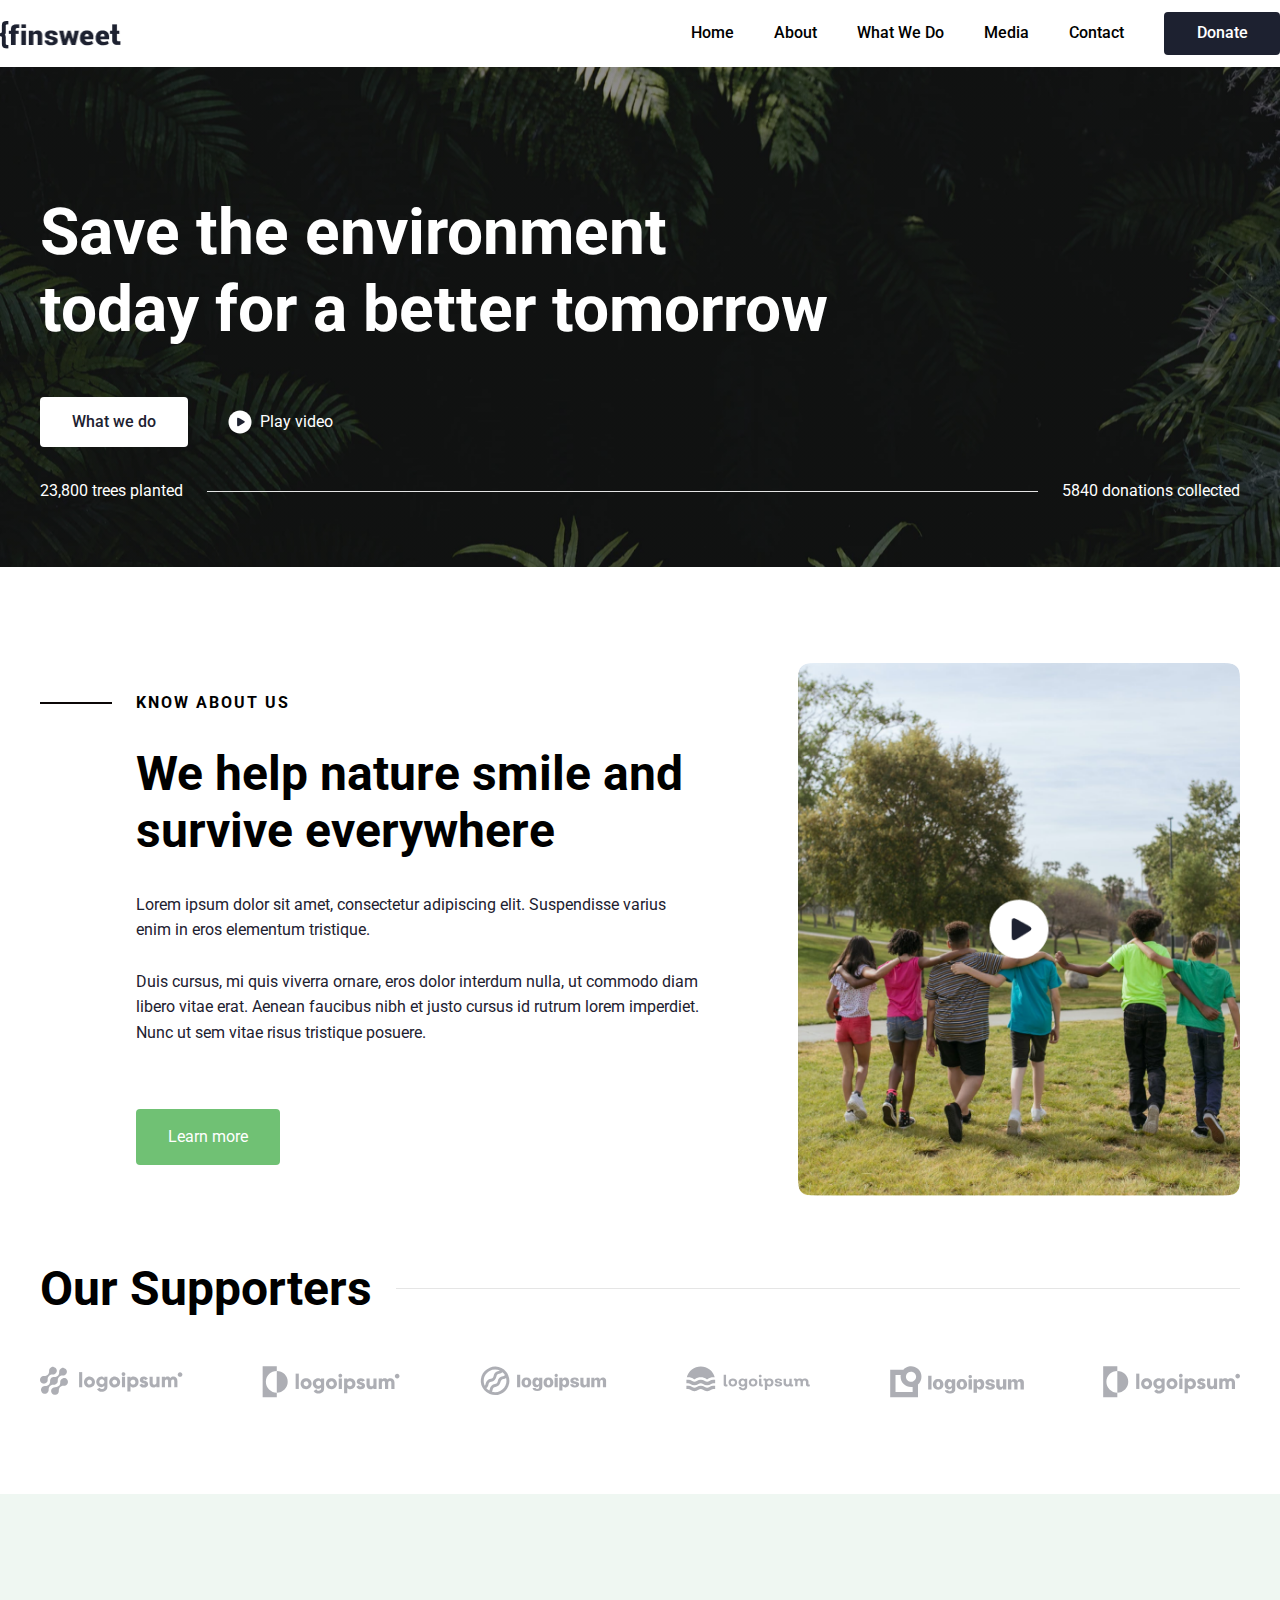
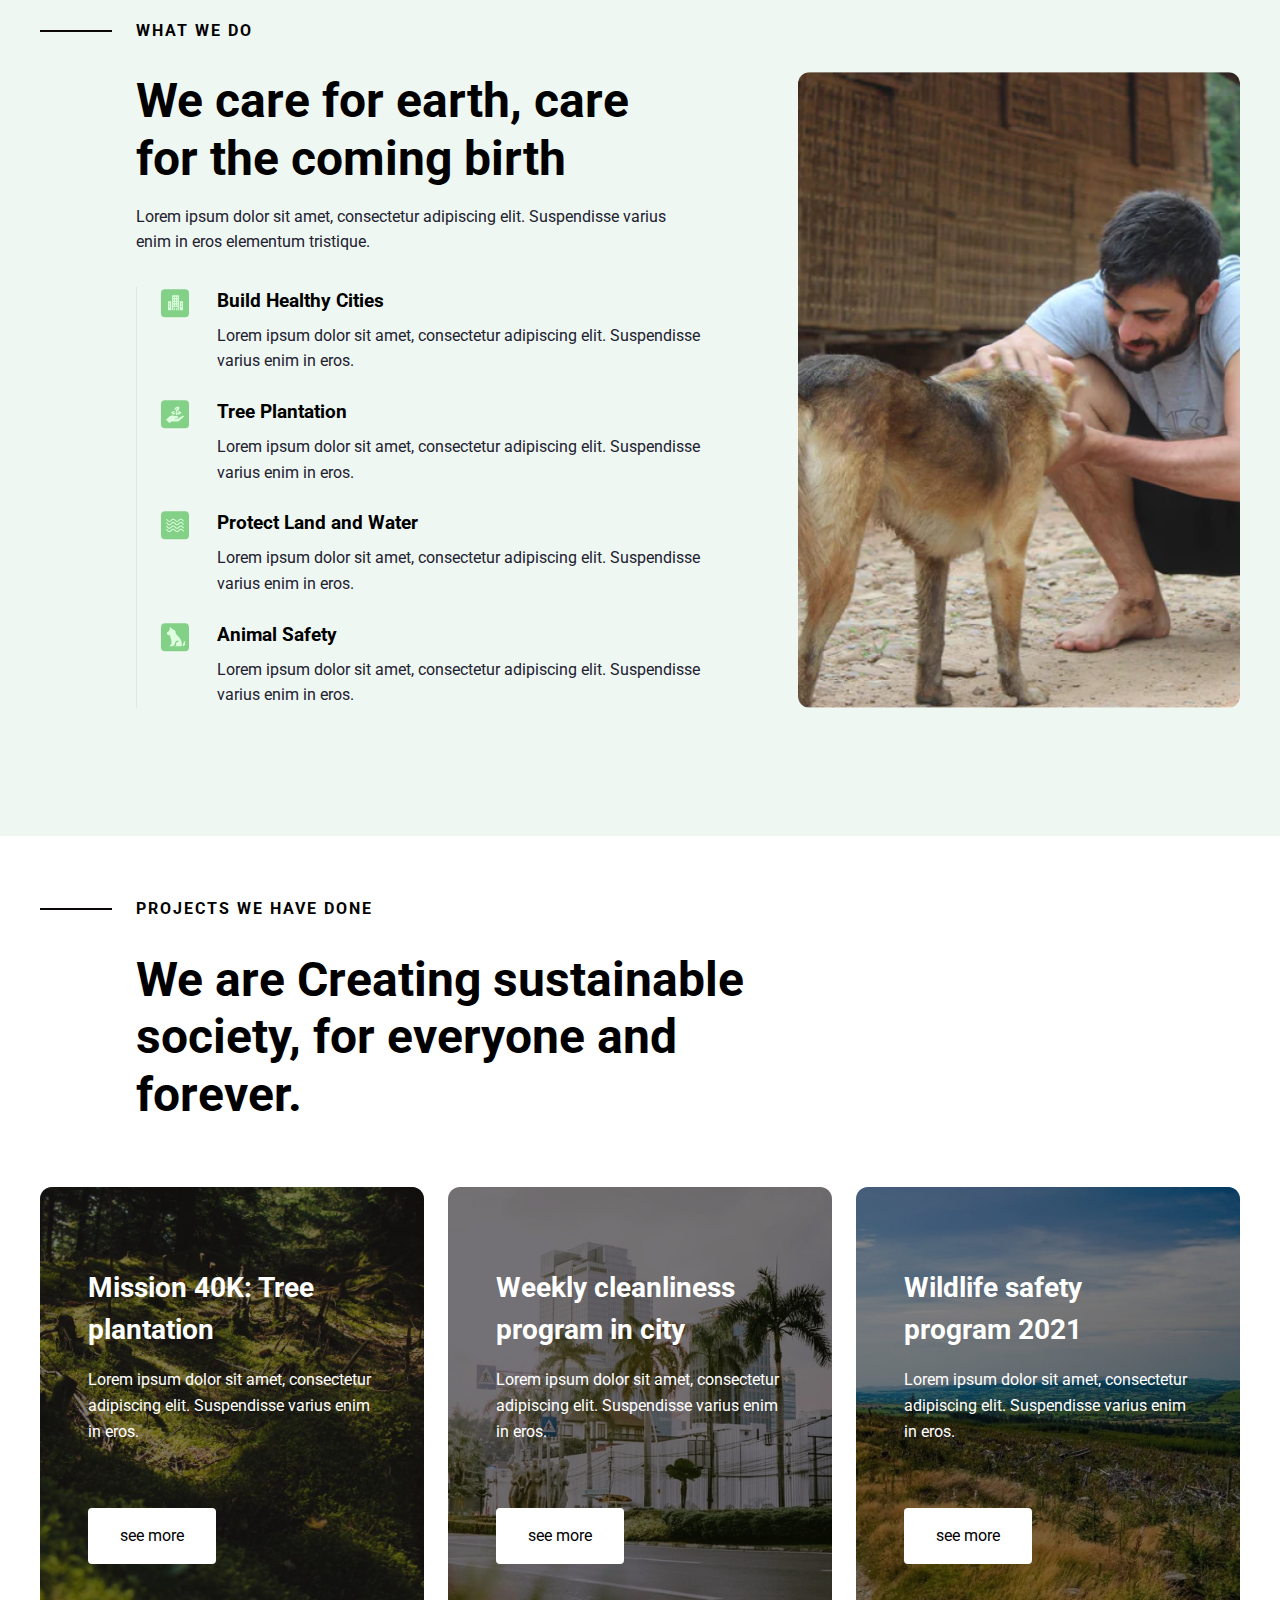
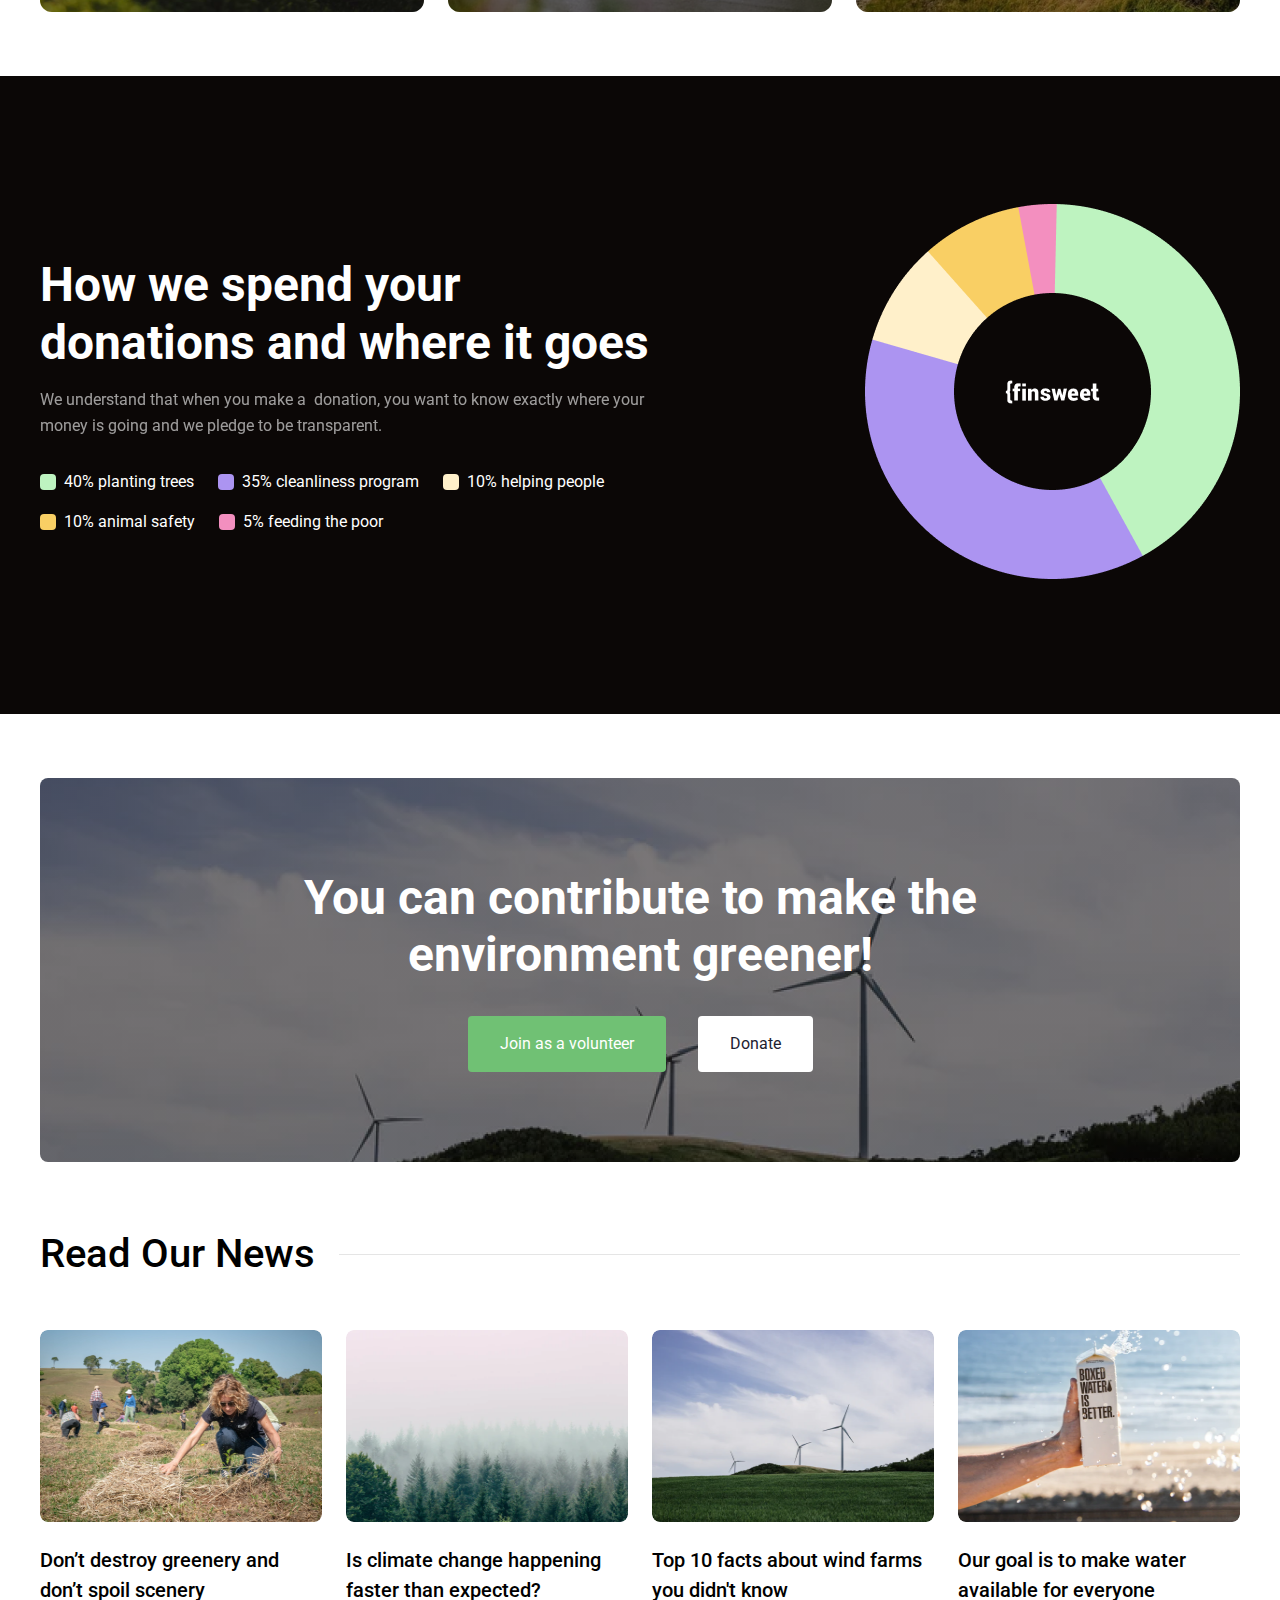
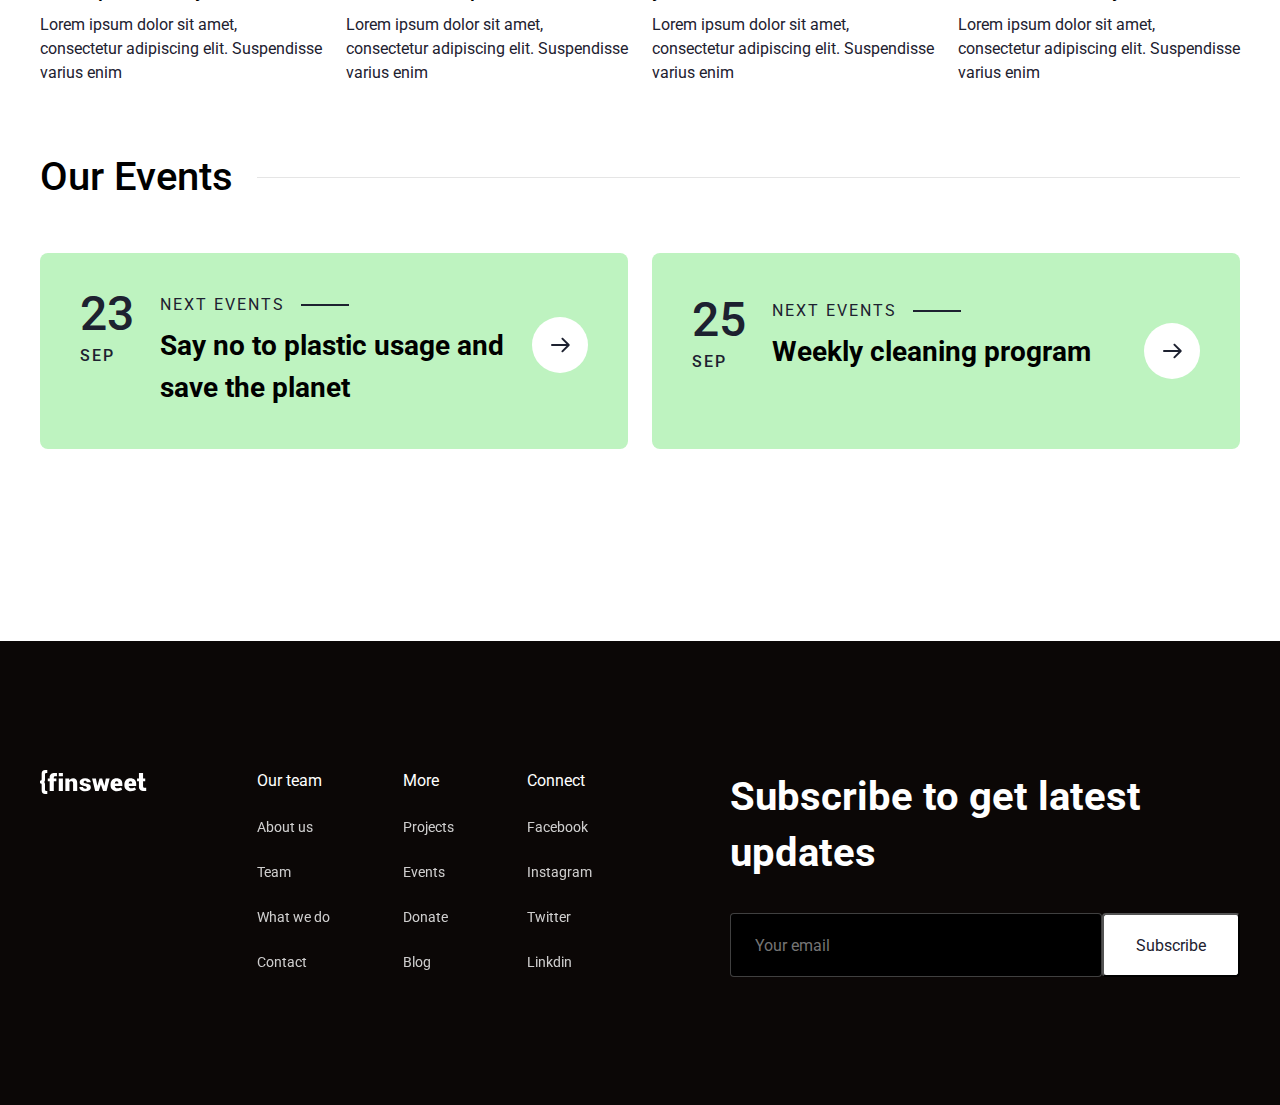
<file: index.html>
<!DOCTYPE html>
<html lang="en">
<head>
    <meta charset="UTF-8">
    <meta name="viewport" content="width=device-width, initial-scale=1.0">
    <title>Document</title>
    <link rel="stylesheet" href="/CSS/reset.css">
    <link rel="stylesheet" href="/CSS/style.css">
    <link rel="stylesheet" href="/CSS/whatwedo.css">
    <!-- <link rel="stylesheet" href="/CSS/contact.css"> -->
    <!-- <link rel="stylesheet" href="/CSS/media.css"> -->
    <link rel="stylesheet" href="/CSS/whatwedo.css">
    <link rel="stylesheet" href="/CSS/about.css">
    <link rel="stylesheet" href="/CSS/blog-readmore.css">
    <link rel="stylesheet" href="/CSS/base.css">
    <link rel="stylesheet" href="CSS/responsive.css">
    <link rel="preconnect" href="https://fonts.googleapis.com">
    <link rel="preconnect" href="https://fonts.gstatic.com" crossorigin>
    <link href="https://fonts.googleapis.com/css2?family=Roboto:ital,wght@0,100;0,300;0,400;0,500;0,700;0,900;1,100;1,300;1,400;1,500;1,700;1,900&display=swap" rel="stylesheet">
    
  </head>
<body>
          <!--use again  -->
          <header class="header"> 
            <div class="wrapper header-wrapper">
                <a href="/index.html" class="logo">
                    <img src="/img/Logo.png" alt="Finsweet"/>
                </a>
                <nav class="header-nav">
                    <ul class="header-nav__list">
                      <li class="header-nav__item">
                        <a href="/index.html" title="Home" class="header-nav__link">Home</a>
                      </li>
                      <li class="header-nav__item">
                        <a href="/about.html" title="About" class="header-nav__link">About</a>
                      </li>
                      <li class="header-nav__item">
                        <a href="/whatwedo.html" title="WhatWeDo" class="header-nav__link">What We Do</a>
                      </li>
                      <li class="header-nav__item">
                        <a href="/media.html" title="Media" class="header-nav__link">Media</a>
                      </li>
                      <li class="header-nav__item">
                        <a href="/contact.html" title="Contact" class="header-nav__link">Contact</a>
                      </li>
                      <a href="/donate.html" target="_blank" class="header-nav__button">Donate</a>
                    </ul>
                  </nav>
                  <!-- mobile -->
                  <label for="nav-mobile-input" class="bar-nav__btn">
                    <svg xmlns="http://www.w3.org/2000/svg" viewBox="0 0 448 512"><!--!Font Awesome Free 6.5.2 by @fontawesome - https://fontawesome.com License - https://fontawesome.com/license/free Copyright 2024 Fonticons, Inc.--><path d="M0 96C0 78.3 14.3 64 32 64H416c17.7 0 32 14.3 32 32s-14.3 32-32 32H32C14.3 128 0 113.7 0 96zM0 256c0-17.7 14.3-32 32-32H416c17.7 0 32 14.3 32 32s-14.3 32-32 32H32c-17.7 0-32-14.3-32-32zM448 416c0 17.7-14.3 32-32 32H32c-17.7 0-32-14.3-32-32s14.3-32 32-32H416c17.7 0 32 14.3 32 32z"/></svg>
                  </label>
                  
                  <input type="checkbox" hidden name="" class="nav-input" id="nav-mobile-input">

                  <label for="nav-mobile-input" class="nav__overlay"></label>
                  <nav class="header-nav__mobile">
                    <label for="nav-mobile-input" class="nav__close">
                      <svg width="32" height="32" viewBox="0 0 32 32" fill="none" xmlns="http://www.w3.org/2000/svg">
                        <rect width="32" height="32" rx="4" fill="#1D2130"/>
                        <path d="M10 22L22 10M10 10L22 22" stroke="white" stroke-width="1.5"/>
                        </svg>                        
                    </label>
                    <ul class="header-nav__list-mobile">
                      <li class="header-nav__item-mobile">
                        <a href="/index.html" title="Home" class="header-nav__link-mobile">Home</a>
                      </li>
                      <li class="header-nav__item-mobile">
                        <a href="/about.html" title="About" class="header-nav__link-mobile">About</a>
                      </li>
                      <li class="header-nav__item-mobile">
                        <a href="/whatwedo.html" title="WhatWeDo" class="header-nav__link-mobile">What We Do</a>
                      </li>
                      <li class="header-nav__item-mobile">
                        <a href="/media.html" title="Media" class="header-nav__link-mobile">Media</a>
                      </li>
                      <li class="header-nav__item-mobile">
                        <a href="/contact.html" title="Contact" class="header-nav__link-mobile">Contact</a>
                      </li>
                      <a href="/donate.html" target="_blank" class="header-nav__button">Donate</a>
                    </ul>
                  </nav>
            </div>
        </header>
        <main class="main-wrapper">
          <section class="section_home-header">
            <div class="home-padding">
              <div class="home-container">
                <div class="home-component">
                  <div class="max-width-medium">
                    <h1>Save the environment today for a better tomorrow</h1>
                  </div>
                  <div class="home_header_button-row">
                    <a href="/whatwedo.html" class="button-white">What we do</a>
                    <a href="#" class="play-btn">
                      <img src="/icon/Play icon.svg" alt="play" class="playicon">
                      <div>Play video</div>
                    </a>
                  </div>
                  <div class="home_header_stats-row">
                    <div>23,800 trees planted</div>
                    <div class="home_header_stats-row-spacer"></div>
                    <div>5840 donations collected</div>
                  </div>
                </div>
              </div>
            </div>
          </section>

          <section class="section_home-about">
            <div class="home-padding">
              <div class="home-container">
                <div class="about-component">
                  <div class="padding-bottom padding-huge">
                    <div class="home_about_top-row">
                      <div class="home_about-left">
                        <div class="section_title-wrapper__style">
                          <div class="section_title-spacer"></div>
                          <h3>KNOW ABOUT US</h3>
                        </div>
                        <div class="section_title-bot">
                          <h2>We help nature smile and survive everywhere</h2>
                          <div class="padding-bottom padding-medium"></div>
                          <p>Lorem ipsum dolor sit amet, consectetur adipiscing elit. Suspendisse varius enim in eros elementum tristique. <br>

                            <br>‍Duis cursus, mi quis viverra ornare, eros dolor interdum nulla, ut commodo diam libero vitae erat. Aenean faucibus nibh et justo cursus id rutrum lorem imperdiet. Nunc ut sem vitae risus tristique posuere.</p>
                          <div class="padding-bottom padding-large"></div>
                          <a href="#" class="green-btn">Learn more</a>
                        </div>
                      </div>
                      <div class="home_about-right">
                        <img src="/video/Video.png" alt="video" class="video-img">
                      </div>
                    </div>
                    <div class="home_about_bot-row">
                      <div class="home_about-title">
                      <h2>Our Supporters</h2>
                      <div class="line"></div>
                    </div>
                      <div class="about_mission_bottom-row">
                        <img src="/icon/Logo.svg" alt="logo">
                        <img src="/icon/Logo (1).svg" alt="logo">
                        <img src="/icon/Logo (2).svg" alt="logo">
                        <img src="/icon/Logo (3).svg" alt="logo">
                        <img src="/icon/Logo (4).svg" alt="logo">
                        <img src="/icon/Logo (5).svg" alt="logo">
                      </div>
                    </div>
                  </div>
                </div>
              </div>
            </div>
          </section>

          <section class="section_home-process">
            <div class="home-padding">
              <div class="home-container">
                <div class="home_padding-block">
                  <div class="section_title-wrapper__style">
                    <div class="section_title-spacer"></div>
                    <h3>WHAT WE DO</h3>
                  </div>
                  <div class="home_process_component">
                    <div class="process_left">
                      <h2>We care for earth, care for the coming birth</h2>
                      <div class="margin-top margin-small">
                        <p>Lorem ipsum dolor sit amet, consectetur adipiscing elit. Suspendisse varius enim in eros elementum tristique.</p>
                      </div>
                      <div class="home_process_list">
                        <div class="home_process_list-item">
                        <div class="home_process_icon-wrapper">
                          <img src="/icon/Icon1.svg" alt="icon">
                        </div>
                        <div class="home_process_text-wrapper">
                          <h3>Build Healthy Cities</h3>
                          <div class="margin-top margin-xsmall">
                            <p>Lorem ipsum dolor sit amet, consectetur adipiscing elit. Suspendisse varius enim in eros.</p>
                          </div>
                        </div>
                      </div>

                      <!-- 2 -->
                      <div class="home_process_list-item">
                        <div class="home_process_icon-wrapper">
                          <img src="/icon/Icon2 (1).svg" alt="icon">
                        </div>
                        <div class="home_process_text-wrapper">
                          <h3>Tree Plantation</h3>
                          <div class="margin-top margin-xsmall">
                            <p>Lorem ipsum dolor sit amet, consectetur adipiscing elit. Suspendisse varius enim in eros.</p>
                          </div>
                        </div>
                      </div>
                      <!-- 3 -->
                      <div class="home_process_list-item">
                        <div class="home_process_icon-wrapper">
                          <img src="/icon/Icon3.svg" alt="icon">
                        </div>
                        <div class="home_process_text-wrapper">
                          <h3>Protect Land and Water</h3>
                          <div class="margin-top margin-xsmall">
                            <p>Lorem ipsum dolor sit amet, consectetur adipiscing elit. Suspendisse varius enim in eros.</p>
                          </div>
                        </div>
                      </div>
                      <!-- 4 -->
                      <div class="home_process_list-item">
                        <div class="home_process_icon-wrapper">
                          <img src="/icon/Icon 4.svg" alt="icon">
                        </div>
                        <div class="home_process_text-wrapper">
                          <h3>Animal Safety</h3>
                          <div class="margin-top margin-xsmall">
                            <p>Lorem ipsum dolor sit amet, consectetur adipiscing elit. Suspendisse varius enim in eros.</p>
                          </div>
                        </div>
                      </div>
                      </div>
                    </div>
                    <div class="process_right">
                      <img src="/img/Image.png" alt="care">
                    </div>
                  </div>
                </div>
              </div>
            </div>
          </section>

          <section class="section_what-we-projects">
            <div class="third-content__padding">
              <div class="third-content__container">
                <div class="third-content__block">
                  <div class="section_title-wrapper__style">
                    <div class="section_title-spacer"></div>
                    <h3>PROJECTS WE HAVE DONE</h3>
                  </div>
                  
                  <div class="max-width-medium">
                  <h2 class="main-title">We are Creating sustainable society, for everyone and forever.</h2>
                </div>
                  <div class="margin-top margin-xlarge">
                    <div class="third-content-project__component">
                      <div class="third-content-project__component-list">
                        <div role="list" class="third-content-project__list">
                          <div role="listitem" class="project-item">
                            <a href="blog-readmore.html" class="project_content w-inline-block">
                              <h3>Mission 40K: Tree plantation</h3>
                              <div class="text-dcs">
                                <p class="">Lorem ipsum dolor sit amet, consectetur adipiscing elit. Suspendisse varius enim in eros.</p>
                              </div>
                              <div class="button-is-white">
                                <div>see more</div>
                              </div>
                            </a>
                            <img src="/img/hill1.png" class="project_back-image" alt="hill">
                          </div>
  
                          <div role="listitem" class="project-item">
                            <a href="blog-readmore.html" class="project_content w-inline-block">
                              <h3>Weekly cleanliness program in city</h3>
                              <div class="text-dcs">
                                <p class="">Lorem ipsum dolor sit amet, consectetur adipiscing elit. Suspendisse varius enim in eros.</p>
                              </div>
                              <div class="button-is-white">
                                <div>see more</div>
                              </div>
                            </a>
                            <img src="/img/city1.png" class="project_back-image" alt="hill">
                          </div>
  
                          <div role="listitem" class="project-item">
                            <a href="blog-readmore.html" class="project_content w-inline-block">
                              <h3>Wildlife safety program 2021</h3>
                              <div class="text-dcs">
                                <p>Lorem ipsum dolor sit amet, consectetur adipiscing elit. Suspendisse varius enim in eros.</p>
                              </div>
                              <div class="button-is-white">
                                <div>see more</div>
                              </div>
                            </a>
                            <img src="/img/hill2.png" class="project_back-image" alt="hill">
                          </div>
                        </div>
                      </div>
                    </div>
                  </div>
                </div>
              </div>
            </div>
          </section>

          <section class="section_home-stats">
            <div class="home-padding">
              <div class="home-container">
                <div class="home_padding-block">
                  <div class="home_stats_component">
                    <div class="stats_left">
                      <h2>How we spend your donations and where it goes</h2>
                      <div class="margin-top margin-small">
                        <p>We understand that when you make a  donation, you want to know exactly where your money is going and we pledge to be transparent.</p>
                      </div>
                      <div class="home_stats_list">
                        <div class="home_stats_value-wrapper">
                          <div class="home_stats_square-box"></div>
                          <div>40% planting trees</div>
                        </div>
                        <!-- 2 -->
                        <div class="home_stats_value-wrapper">
                          <div class="home_stats_square-box is-purple"></div>
                          <div>35% cleanliness program</div>
                        </div>
                        <!-- 3 -->
                        <div class="home_stats_value-wrapper">
                          <div class="home_stats_square-box is-pale"></div>
                          <div>10% helping people</div>
                        </div>
                        <!-- 4 -->
                        <div class="home_stats_value-wrapper">
                          <div class="home_stats_square-box is-yellow"></div>
                          <div>10% animal safety</div>
                        </div>
                        <!-- 5 -->
                        <div class="home_stats_value-wrapper">
                          <div class="home_stats_square-box is-pink"></div>
                          <div>5% feeding the poor</div>
                        </div>
                      </div>
                    </div>
                    <div class="stats_right">
                      <img src="/img/Chart.png" alt="chart">
                    </div>
                  </div>
                </div>
              </div>
            </div>
          </section>
          
          <section class="section_cta">
            <div class="fourth-content__padding">
              <div class="fourth-content__container">
                <div class="fourth-content__component">
                  <div class="cta-component">
                    <div class="max-width-medium">
                      <h2>You can contribute to make the environment greener!</h2>
                    <div class="cta-button">
                      <a href="#modal-dialog" class="green-btn">Join as a volunteer</a>
                      <a href="/donate.html" class="white-btn">Donate</a>
                    </div>
                  </div>
                  </div>
                </div>
              </div>
            </div>
          </section>
  
          <section class="section_new">
            <div class="fifth-content__padding">
              <div class="fifth-content__container">
                <div class="fifth-content__block">
                  <div class="fifth-content__heading">
                    <h2>Read Our News</h2>
                    <div class="line"></div>
                  </div>
                  <div class="fifth-content__news">
                    <div class="news_list-wrapper w-dyn-list">
                      <div role="item" class="news_list w-dyn-items">
                        <div class="news_item">
                          <a href="readmore.html" class="news_link w-inline-block">
                            <img src="/img/Thumbnail.png" class="fifth-content__img" alt="dsc">
                            <h3>Don’t destroy greenery and don’t spoil scenery</h3>
                            <div class="margin-top margin-xsmall">
                              <p>Lorem ipsum dolor sit amet, consectetur adipiscing elit. Suspendisse varius enim</p>
                            </div>
                          </a>
                        </div>
  
                        <div class="news_item">
                          <a href="readmore.html" class="news_link w-inline-block">
                            <img src="/img/Thumbnail (1).png" class="fifth-content__img" alt="dsc">
                            <h3> Is climate change happening faster than expected?</h3>
                            <div class="margin-top margin-xsmall">
                              <p>Lorem ipsum dolor sit amet, consectetur adipiscing elit. Suspendisse varius enim</p>
                            </div>
                          </a>
                        </div>
  
                        <div class="news_item">
                          <a href="readmore.html" class="news_link w-inline-block">
                            <img src="/img/Thumbnail (2).png" class="fifth-content__img" alt="dsc">
                            <h3>Top 10 facts about wind farms you didn't know</h3>
                            <div class="margin-top margin-xsmall">
                              <p>Lorem ipsum dolor sit amet, consectetur adipiscing elit. Suspendisse varius enim</p>
                            </div>
                          </a>
                        </div>
  
                        <div class="news_item">
                          <a href="readmore.html" class="news_link w-inline-block">
                            <img src="/img/Thumbnail (3).png" class="fifth-content__img" alt="dsc">
                            <h3>Our goal is to make water available for everyone</h3>
                            <div class="margin-top margin-xsmall">
                              <p>Lorem ipsum dolor sit amet, consectetur adipiscing elit. Suspendisse varius enim</p>
                            </div>
                          </a>
                        </div>
                      </div>
                    </div>
                  </div>
                </div>
              </div>
            </div>
          </section>
  
          <section class="section_event">
            <div class="sixth-content__padding">
              <div class="sixth-content__container">
                <div class="sixth-content__heading">
                  <h2>Our Events</h2>
                  <div class="line"></div>
                </div>
                <div class="sixth-content__list">
                  <!-- event list -->
                  <div class="event-list">
                    <!-- 1 -->
                    <div class="list-item">
                      <a href="event-readmore.html" class="event_link ">
                        <div class="date">
                          <p class="day">23</p>
                          <p class="text-style-subheader">SEP</p>
                        </div>
                        <div class="event-right">
                          <div class="text-top">
                            <p class="text-style-subheader">Next Events</p>
                            <div class="line-dark"></div>
                          </div>
                          <div class="margin-top margin-xsmall">
                            <h3>Say no to plastic usage and save the planet</h3>
                          </div>
  
                        </div>
                        <div class="play-logo">
                          <img src="/icon/Arrow button.svg" alt="play">
                        </div>
                      </a>
                    </div>
                    <!-- 2 -->
                    <div class="list-item">
                      <a href="event-readmore.html" class="event_link ">
                        <div class="date">
                          <p class="day">25</p>
                          <p class="text-style-subheader">SEP</p>
                        </div>
                        <div class="event-right">
                          <div class="text-top">
                            <p class="text-style-subheader">Next Events</p>
                            <div class="line-dark"></div>
                          </div>
                          <div class="margin-top margin-xsmall">
                            <h3>Weekly cleaning program</h3>
                          </div>
  
                        </div>
                        <div class="play-logo">
                          <img src="/icon/Arrow button.svg" alt="play">
                        </div>
                      </a>
                    </div>
                  </div>
                </div>
              </div>
            </div>
            <div class="padding-bottom padding-huge"></div>
          </section>
        </main>
        <footer class="footer_component">
          <div class="footer_padding">
            <div class="footer_container">
              <div class="footer_block">
                <div class="footer_content">
                  <div class="footer_content-left">
                    <a href="#" class="footer-logo"><img src="/icon/Logo-theme.svg" alt="theme"></a>
                  </div>
                  <div class="footer_content-right">
                    <div class="footer_list">
                      <div class="footer_list-link">
                        <div>Our team</div>
                        <a href="/about-us" class="footer_link">About us</a>
                        <a href="/team" class="footer_link">Team</a>
                        <a href="/what-we-do" class="footer_link">What we do</a>
                        <a href="/contact" class="footer_link">Contact</a>
                      </div>

                      <div class="footer_list-link">
                        <div>More</div>
                        <a href="/about-us" class="footer_link">Projects</a>
                        <a href="/team" class="footer_link">Events</a>
                        <a href="/what-we-do" class="footer_link">Donate</a>
                        <a href="/contact" class="footer_link">Blog</a>
                      </div>

                      <div class="footer_list-link">
                        <div>Connect</div>
                        <a href="/about-us" class="footer_link">Facebook</a>
                        <a href="/team" class="footer_link">Instagram</a>
                        <a href="/what-we-do" class="footer_link">Twitter</a>
                        <a href="/contact" class="footer_link">Linkdin</a>
                      </div>
                    </div>
                    <div class="form_submit">
                      <h2>Subscribe to get latest updates</h2>
                      <form action="" class="footer_form">
                        <div class="footer_form-field-wrapper">
                          <input class="form_input is-footer-input w-input" maxlength="256" name="name-2" data-name="Name 2" placeholder="Your email" type="text" id="name-2">
                          <input type="submit" data-wait="Please wait..." class="button-secondary is-no-hover-movement w-button" value="Subscribe">
                        </div>
                      </form>
                    </div>
                  </div>
                </div>
              </div>
            </div>
          </div>
        </footer>


        
        <div class="volunteer-popup_component" style="display: flex;" id="modal-dialog">
          <div class="volunteer-popup_close" style="opacity: 1;"><a href="#" class="overlay-close"></a></div>
        <div class="volunteer-popup_modal">
          
          <a href="#"><div class="volunteer-popup_close-button">
            <svg width="32" height="32" viewBox="0 0 32 32" fill="none" xmlns="http://www.w3.org/2000/svg">
              <rect width="32" height="32" rx="4" fill="#1D2130"/>
              <path d="M10 22L22 10M10 10L22 22" stroke="white" stroke-width="1.5"/>
              </svg>              
          </div></a>
          <div class="volunteer-popup_title-wrapper">
            <h2>Join as a volunteer</h2>
          </div>
          <div class="margin-bottom margin-medium">
            <p>Lorem ipsum dolor sit amet, consectetur adipiscing elit. Suspen varius enim in eros elementum tristique. </p>
          </div>
          <div class="contact_form-wrapper w-form">
            <div class="contact_form-grid">
              <div class="form_field-wrapper">
                <label for="name-4">First name</label>
                <input class="form_input w-input" maxlength="256" name="name-3" data-name="Name 3" placeholder="" type="text" id="name-3">
              </div>

              <div class="form_field-wrapper">
                <label for="name-4">Last name</label>
                <input class="form_input w-input" maxlength="256" name="name-3" data-name="Name 3" placeholder="" type="text" id="name-3">
              </div>

              <div id="email-id" class="form_field-wrapper"><label for="name-4">Email ID</label><input class="form_input w-input" maxlength="256" name="name-3" data-name="Name 3" placeholder="" type="text" id="name-3"></div>
              <div id="form-submit" class="form_field-wrapper"><label for="name-4">Message</label><textarea placeholder="Your message here" maxlength="5000" id="field" name="field" data-name="field" class="form_input is-text-area w-input"></textarea></div>
              
            </div>
            <div class="contact_form-button is-left-aligned"><input type="submit" class="green-btn" value="Send message"></div>
          </div>
          
        </div>
      </div>
      
      
</body>

</html>
</file>
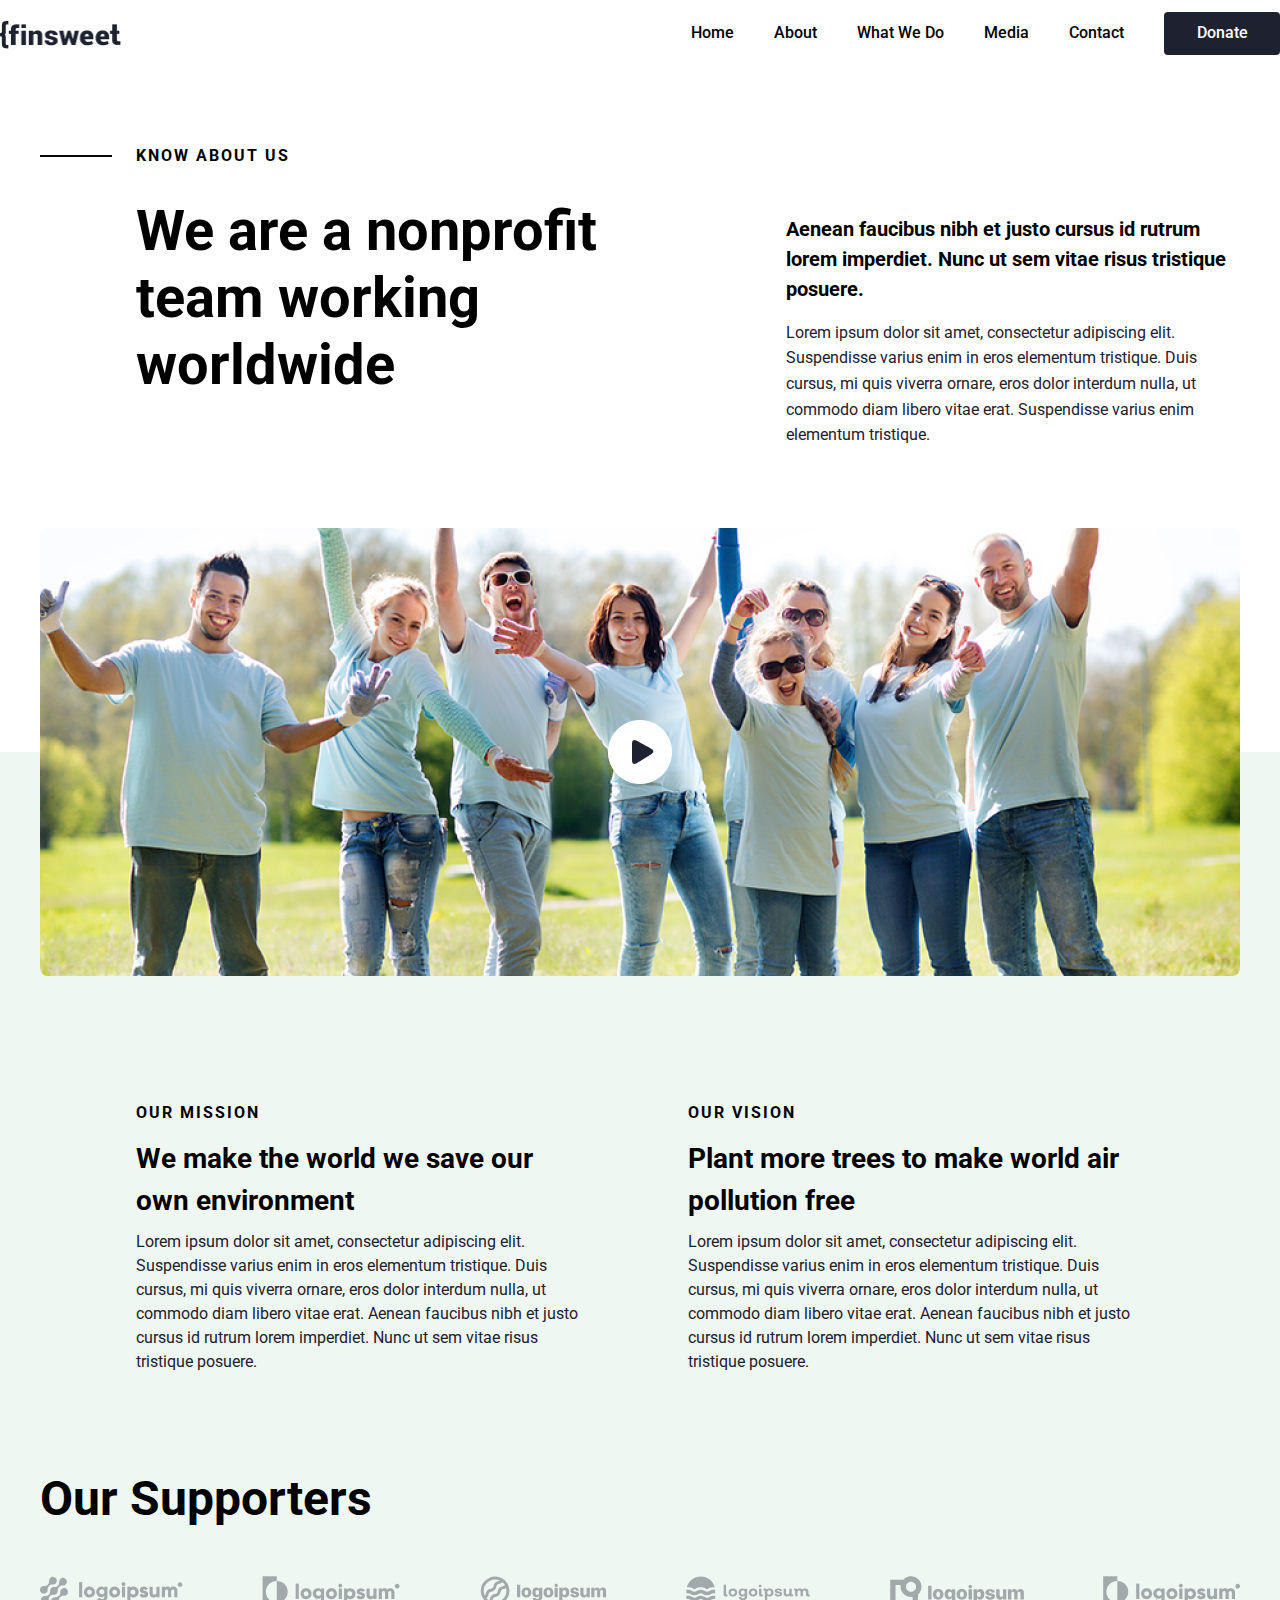
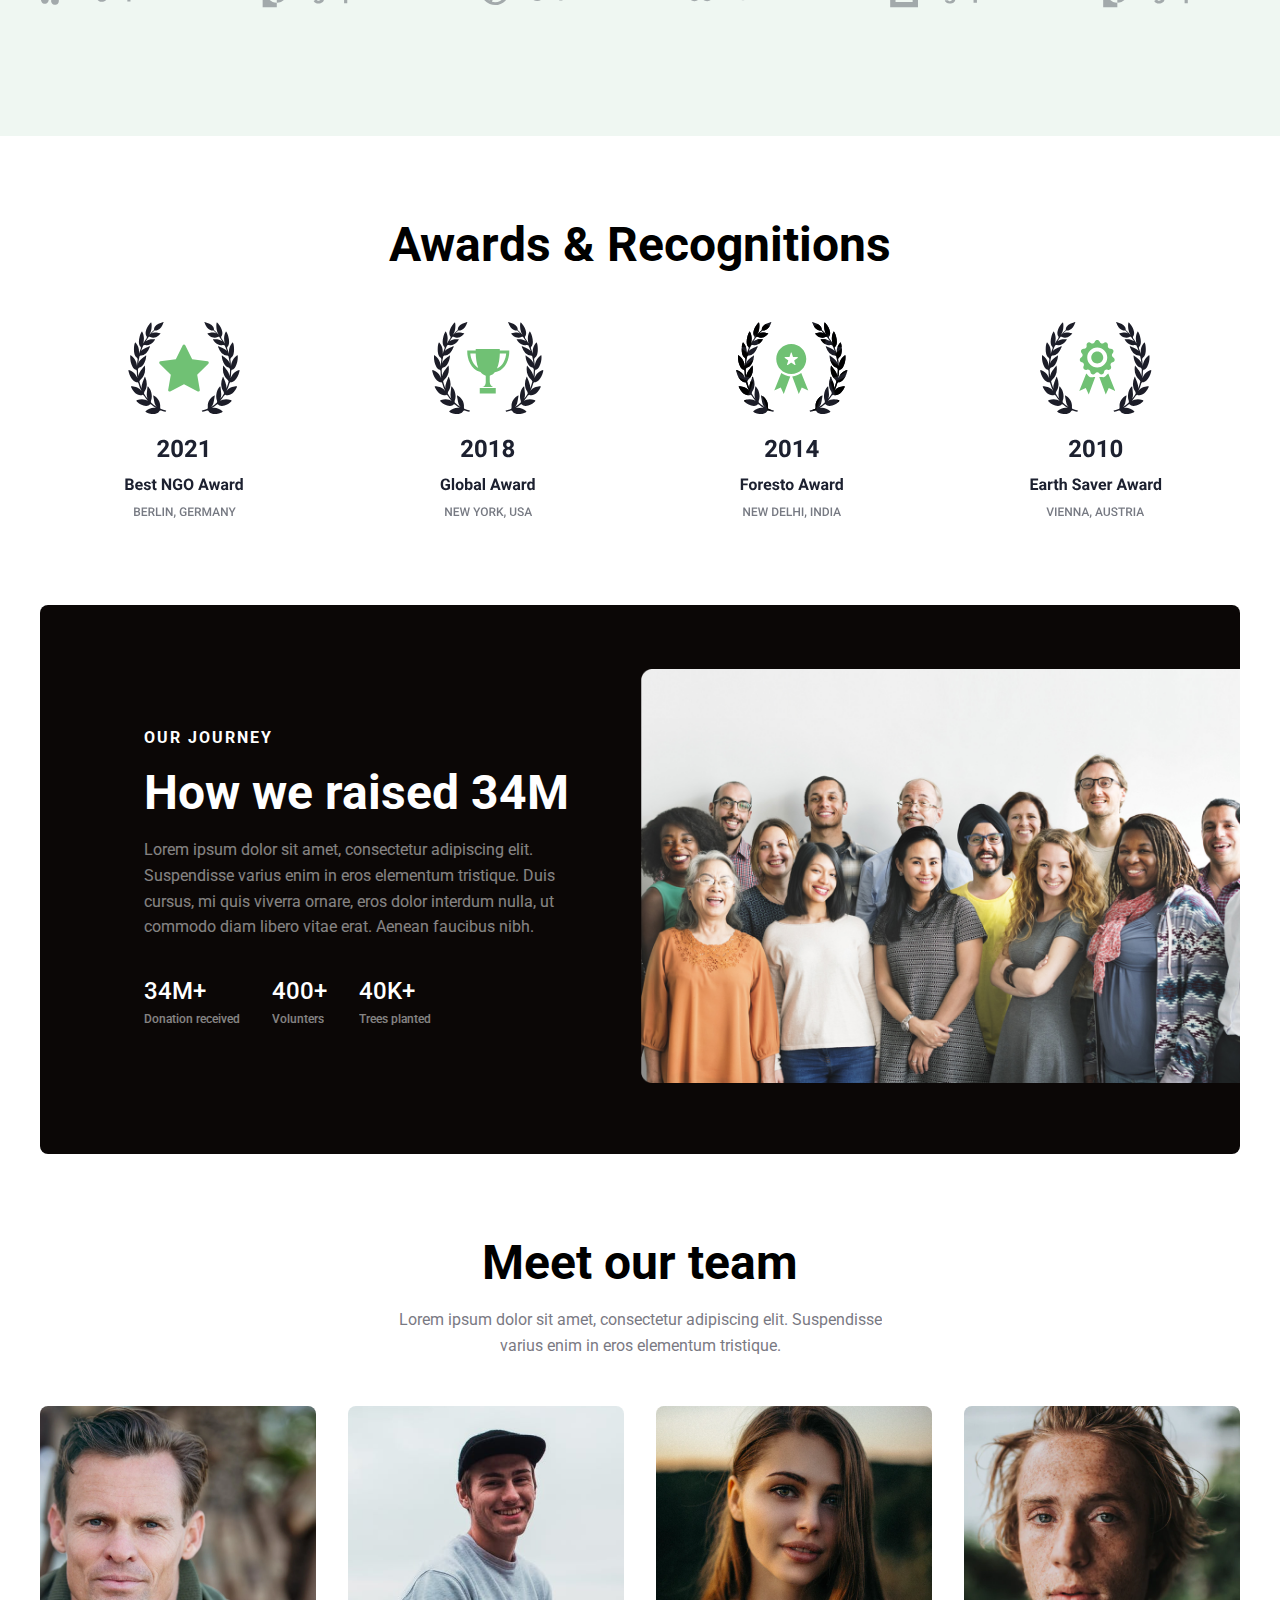
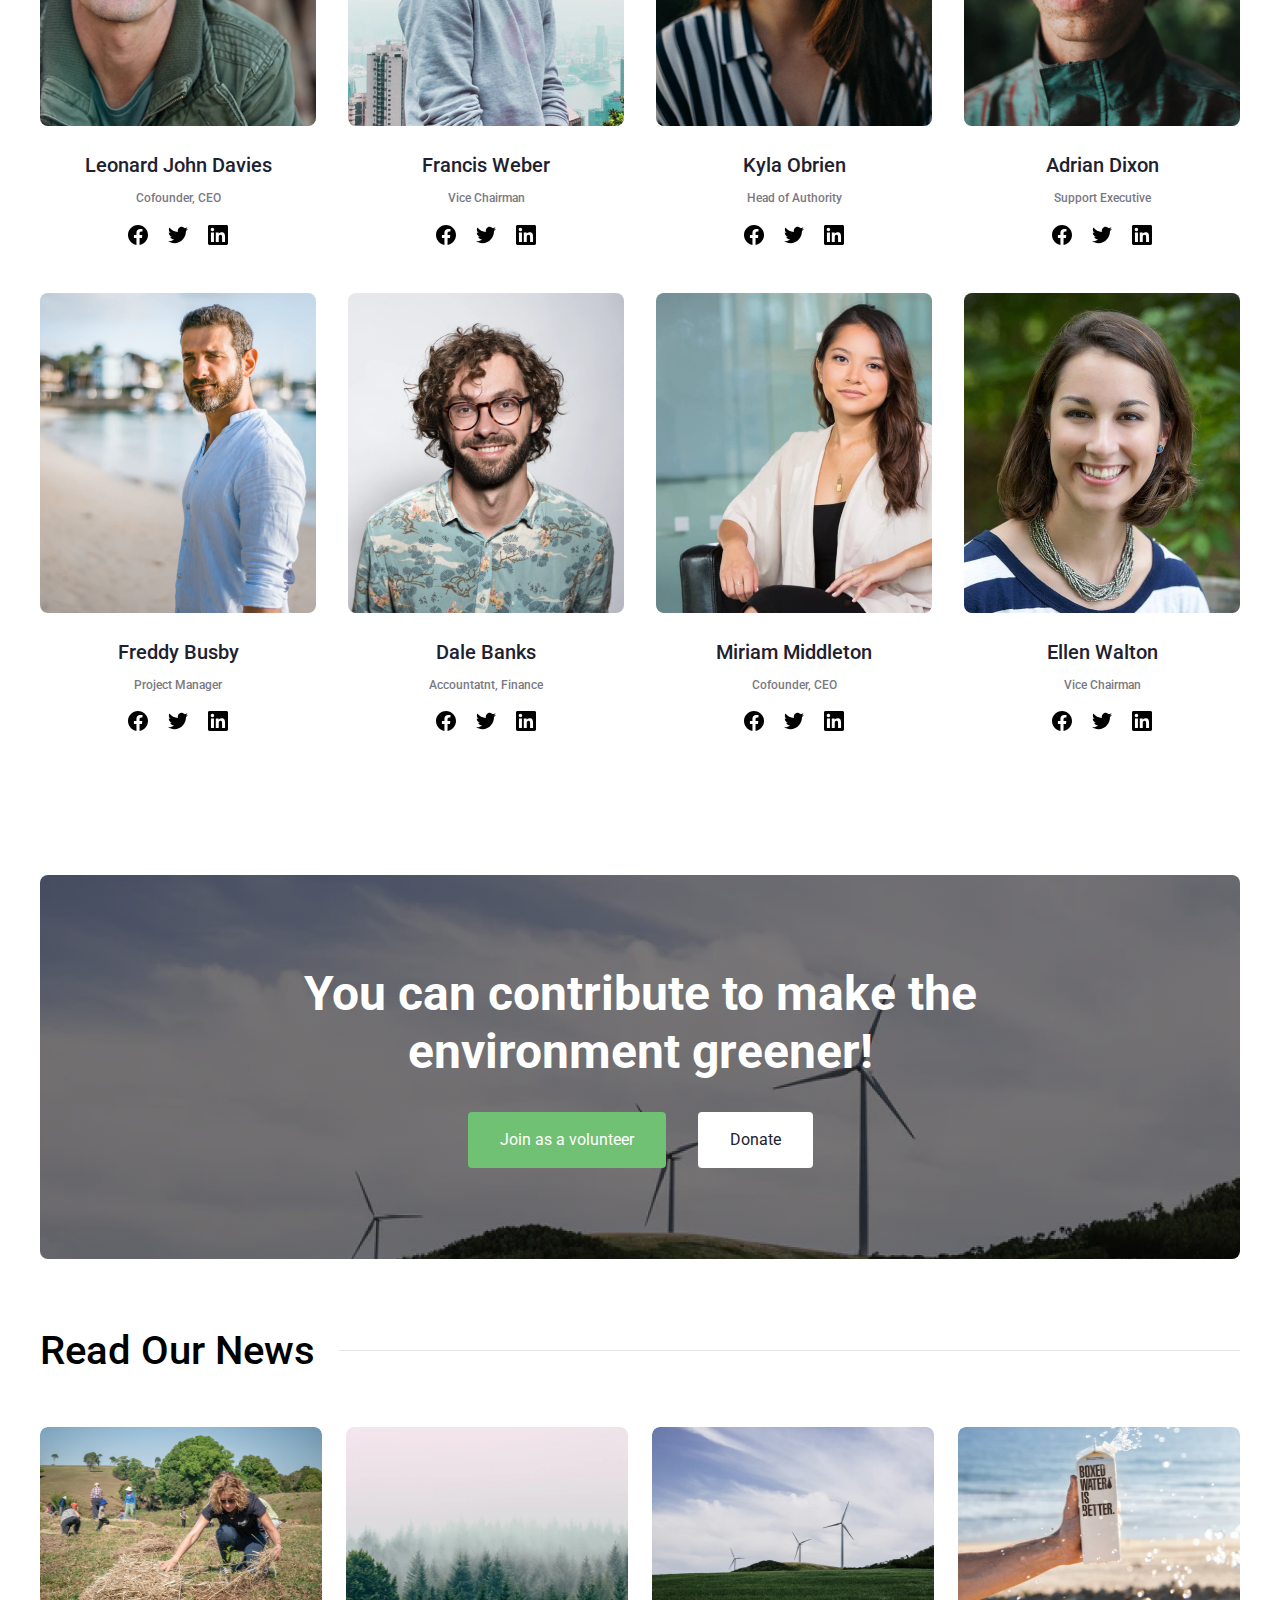
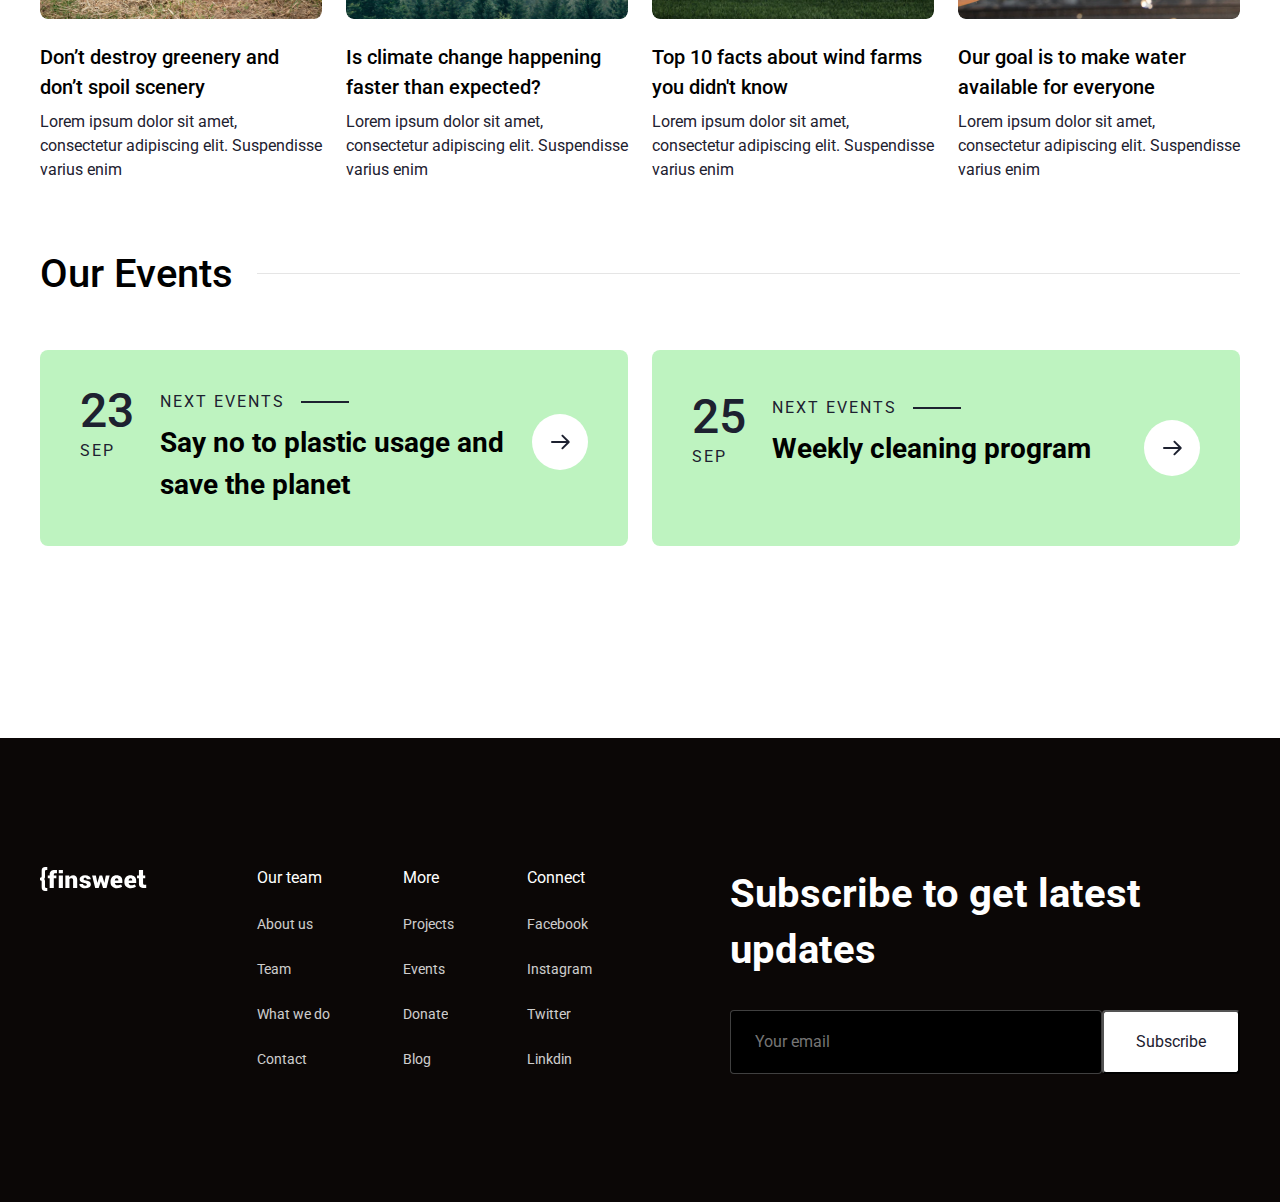
<file: about.html>
<!DOCTYPE html>
<html lang="en">
<head>
    <meta charset="UTF-8">
    <meta name="viewport" content="width=device-width, initial-scale=1.0">
    <title>Document</title>
    <link rel="stylesheet" href="/CSS/reset.css">
    <link rel="stylesheet" href="/CSS/style.css">
    <link rel="stylesheet" href="/CSS/about.css">
    <link rel="stylesheet" href="/CSS/whatwedo.css">
    <link rel="stylesheet" href="/CSS/base.css">
    <link rel="stylesheet" href="CSS/responsive.css">
    <link rel="preconnect" href="https://fonts.googleapis.com">
    <link rel="preconnect" href="https://fonts.gstatic.com" crossorigin>
    <link href="https://fonts.googleapis.com/css2?family=Roboto:ital,wght@0,100;0,300;0,400;0,500;0,700;0,900;1,100;1,300;1,400;1,500;1,700;1,900&display=swap" rel="stylesheet">
</head>
<body>
  <header class="header"> 
    <div class="wrapper header-wrapper">
        <a href="/index.html" class="logo">
            <img src="/img/Logo.png" alt="Finsweet"/>
        </a>
        <nav class="header-nav">
            <ul class="header-nav__list">
              <li class="header-nav__item">
                <a href="/index.html" title="Home" class="header-nav__link">Home</a>
              </li>
              <li class="header-nav__item">
                <a href="/about.html" title="About" class="header-nav__link">About</a>
              </li>
              <li class="header-nav__item">
                <a href="/whatwedo.html" title="WhatWeDo" class="header-nav__link">What We Do</a>
              </li>
              <li class="header-nav__item">
                <a href="/media.html" title="Media" class="header-nav__link">Media</a>
              </li>
              <li class="header-nav__item">
                <a href="/contact.html" title="Contact" class="header-nav__link">Contact</a>
              </li>
              <a href="/donate.html" target="_blank" class="header-nav__button">Donate</a>
            </ul>
          </nav>
          <!-- mobile -->
          <label for="nav-mobile-input" class="bar-nav__btn">
            <svg xmlns="http://www.w3.org/2000/svg" viewBox="0 0 448 512"><!--!Font Awesome Free 6.5.2 by @fontawesome - https://fontawesome.com License - https://fontawesome.com/license/free Copyright 2024 Fonticons, Inc.--><path d="M0 96C0 78.3 14.3 64 32 64H416c17.7 0 32 14.3 32 32s-14.3 32-32 32H32C14.3 128 0 113.7 0 96zM0 256c0-17.7 14.3-32 32-32H416c17.7 0 32 14.3 32 32s-14.3 32-32 32H32c-17.7 0-32-14.3-32-32zM448 416c0 17.7-14.3 32-32 32H32c-17.7 0-32-14.3-32-32s14.3-32 32-32H416c17.7 0 32 14.3 32 32z"/></svg>
          </label>
          
          <input type="checkbox" hidden name="" class="nav-input" id="nav-mobile-input">

          <label for="nav-mobile-input" class="nav__overlay"></label>
          <nav class="header-nav__mobile">
            <label for="nav-mobile-input" class="nav__close">
              <svg width="32" height="32" viewBox="0 0 32 32" fill="none" xmlns="http://www.w3.org/2000/svg">
                <rect width="32" height="32" rx="4" fill="#1D2130"/>
                <path d="M10 22L22 10M10 10L22 22" stroke="white" stroke-width="1.5"/>
                </svg>                        
            </label>
            <ul class="header-nav__list-mobile">
              <li class="header-nav__item-mobile">
                <a href="/index.html" title="Home" class="header-nav__link-mobile">Home</a>
              </li>
              <li class="header-nav__item-mobile">
                <a href="/about.html" title="About" class="header-nav__link-mobile">About</a>
              </li>
              <li class="header-nav__item-mobile">
                <a href="/whatwedo.html" title="WhatWeDo" class="header-nav__link-mobile">What We Do</a>
              </li>
              <li class="header-nav__item-mobile">
                <a href="/media.html" title="Media" class="header-nav__link-mobile">Media</a>
              </li>
              <li class="header-nav__item-mobile">
                <a href="/contact.html" title="Contact" class="header-nav__link-mobile">Contact</a>
              </li>
              <a href="/donate.html" target="_blank" class="header-nav__button">Donate</a>
            </ul>
          </nav>
    </div>
</header>
    <main class="main-wrapper">

    <section class="section_about-header">
      <div class="about-padding">
        <div class="about-container">
          <div class="about-padding__block">
            <div class="section_title-wrapper">
              <div class="section_title-spacer"></div>
              <h3>KNOW ABOUT US</h3>
            </div>

            <div class="about-header__component">
              <div class="padding-left padding-huge">
                <h1>We are a nonprofit team working worldwide</h1>
              </div>
              <div class="about-component__right">
                <h2>Aenean faucibus nibh et justo cursus id rutrum lorem imperdiet. Nunc ut sem vitae risus tristique posuere.</h2>
                <div class="margin-top margin-small">
                  <p>Lorem ipsum dolor sit amet, consectetur adipiscing elit. Suspendisse varius enim in eros elementum tristique. Duis cursus, mi quis viverra ornare, eros dolor interdum nulla, ut commodo diam libero vitae erat. Suspendisse varius enim elementum tristique.</p>
                </div>
              </div>
            </div>
          </div>
        </div>
      </div>
    </section>

    <section class="section_about-video">
      <div class="video-padding">
        <div class="video-container">
          <div class="about_video_component">
            <img src="/img/Video.png" alt="video">
          </div>
        </div>
      </div>
    </section>

   <section class="section_about-mission">
    <div class="mission-padding">
      <div class="mission-container">
        <div class="mission-padding__block">
          <div class="mission-component">
            <div class="about_mission_top-row">
              <div class="about_mission_text-wrapper">
                <h2>OUR MISSION</h2>
                <div class="margin-top margin-small">
                  <h3>We make the world we save our own environment</h3>
                </div>
                <div class="margin-top margin-xsmall">
                  <p>Lorem ipsum dolor sit amet, consectetur adipiscing elit. Suspendisse varius enim in eros elementum tristique. Duis cursus, mi quis viverra ornare, eros dolor interdum nulla, ut commodo diam libero vitae erat. Aenean faucibus nibh et justo cursus id rutrum lorem imperdiet. Nunc ut sem vitae risus tristique posuere.</p>
                </div>
              </div>
              <!-- 2 -->
              <div class="about_mission_text-wrapper">
                <h2>OUR VISION</h2>
                <div class="margin-top margin-small">
                  <h3>Plant more trees to make world air pollution free</h3>
                </div>
                <div class="margin-top margin-xsmall">
                  <p>Lorem ipsum dolor sit amet, consectetur adipiscing elit. Suspendisse varius enim in eros elementum tristique. Duis cursus, mi quis viverra ornare, eros dolor interdum nulla, ut commodo diam libero vitae erat. Aenean faucibus nibh et justo cursus id rutrum lorem imperdiet. Nunc ut sem vitae risus tristique posuere.</p>
                </div>
              </div>


            </div>
            <h2>Our Supporters</h2>
            <div class="about_mission_bottom-row">
              <img src="/icon/Logo.svg" alt="logo">
              <img src="/icon/Logo (1).svg" alt="logo">
              <img src="/icon/Logo (2).svg" alt="logo">
              <img src="/icon/Logo (3).svg" alt="logo">
              <img src="/icon/Logo (4).svg" alt="logo">
              <img src="/icon/Logo (5).svg" alt="logo">
            </div>
          </div>
        </div>
      </div>
    </div>
   </section>

    <section class="section_award">
    <div class="award">
      <div class="award-padding">
        <div class="award-container">
          <div class="award-block">
            <div class="award-text">
              <h2>Awards & Recognitions</h2>
            </div>
            <div class="award-logo">
              <div class="award-logo__img">
                <img src="/icon/Award.svg" alt="award">
              </div>

              <div class="award-logo__img">
                <img src="/icon/Award (1).svg" alt="award">
              </div>

              <div class="award-logo__img">
                <img src="/icon/Award (2).svg" alt="award">
              </div>

              <div class="award-logo__img">
                <img src="/icon/Award (3).svg" alt="award">
              </div>
            </div>
          </div>
        </div>
      </div>
    </div>
    </section>
    <section class="section_journey">
    <div class="journey">
      <div class="journey-padding">
        <div class="journey-container">
          <div class="journey-block">
            <div class="journey-text">
              <h3 class="journey-text__h3">OUR JOURNEY </h3>
              <div class="journey-text__dsc">
                <h2>How we raised 34M</h2>
              </div>
              <div class="journey-text__dsc">
                <p>Lorem ipsum dolor sit amet, consectetur adipiscing elit. Suspendisse varius enim in eros elementum tristique. Duis cursus, mi quis viverra ornare, eros dolor interdum nulla, ut commodo diam libero vitae erat. Aenean faucibus nibh.</p>
              </div>
              <div class="journey-text__bottom">
                <div class="bottom-wrapper">
                  <p class="number">34M+</p>
                  <p class="text">Donation received</p>
                </div>
                <div class="bottom-wrapper">
                  <p class="number">400+</p>
                  <p class="text">Volunters</p>
                </div>
                <div class="bottom-wrapper">
                  <p class="number">40K+</p>
                  <p class="text">Trees planted</p>
                </div>
              </div>
            </div>
            <div class="journey-img">
              <img src="/img/journey.png" alt="journey" class="people">
            </div>
          </div>
        </div>
      </div>
    </div>
  </section>

    <section class="section_tag">
    <div class="tag">
      <div class="tag-padding">
        <div class="tag-container">
          <div class="tag-block">
            <div class="tag-text">
              <h2>Meet our team</h2>
              <div class="margin-top margin-small">
              <div class="align-center max-width-xsmall">
                <p>Lorem ipsum dolor sit amet, consectetur adipiscing elit. Suspendisse varius enim in eros elementum tristique.</p>
              </div>
              </div>
            </div>
            <div class="tag-about">
              <!-- 1 -->
              <div class="tag-about__item">
                <div class="tag-about__item-img">
                  <img src="/character/Image.png" alt="crt" class="about-img">
                </div>
                <div class="margin-top margin-small">
                  <p class="name">Leonard John Davies</p>
                </div>
                <div class="margin-top margin-xsmall">
                  <p class="position">Cofounder, CEO</p>
                </div>
                <div class="margin-top margin-small">
                  <div class="social-wrapper">
                    <a aria-label="Facebook link" href="#" target="_blank" class="social_link w-inline-block"><div class="social_icon w-embed"><svg aria-hidden="true" width="100%" viewBox="0 0 16 16" fill="none" xmlns="http://www.w3.org/2000/svg">
                      <path d="M16 8C16 3.58172 12.4183 0 8 0C3.58172 0 0 3.58172 0 8C0 11.993 2.92547 15.3027 6.75 15.9028V10.3125H4.71875V8H6.75V6.2375C6.75 4.2325 7.94438 3.125 9.77172 3.125C10.6467 3.125 11.5625 3.28125 11.5625 3.28125V5.25H10.5538C9.56 5.25 9.25 5.86672 9.25 6.5V8H11.4688L11.1141 10.3125H9.25V15.9028C13.0745 15.3027 16 11.993 16 8Z" fill="currentcolor"></path>
                      </svg></div></a>
                      <a aria-label="Twitter link" href="#" target="_blank" class="social_link w-inline-block"><div class="social_icon w-embed"><svg aria-hidden="true" width="100%" viewBox="0 0 16 16" fill="none" xmlns="http://www.w3.org/2000/svg">
                        <g clip-path="url(#clip0)">
                        <path d="M5.03344 14.5C11.0697 14.5 14.3722 9.4978 14.3722 5.16124C14.3722 5.02062 14.3691 4.87687 14.3628 4.73624C15.0052 4.27164 15.5597 3.69617 16 3.03687C15.4017 3.30307 14.7664 3.47692 14.1159 3.55249C14.8009 3.14194 15.3137 2.49698 15.5594 1.73718C14.915 2.11904 14.2104 2.38841 13.4756 2.53374C12.9806 2.00771 12.326 1.65941 11.6131 1.5427C10.9003 1.42599 10.1688 1.54737 9.53183 1.88806C8.89486 2.22876 8.38787 2.7698 8.08923 3.42754C7.7906 4.08528 7.71695 4.82308 7.87969 5.52687C6.575 5.46139 5.29862 5.12247 4.13332 4.53207C2.96802 3.94166 1.9398 3.11296 1.11531 2.09968C0.696266 2.82216 0.568038 3.6771 0.756687 4.49073C0.945337 5.30436 1.43671 6.01563 2.13094 6.47999C1.60975 6.46344 1.09998 6.32312 0.64375 6.07062V6.11124C0.643283 6.86943 0.905399 7.60439 1.38554 8.19118C1.86568 8.77797 2.53422 9.18037 3.2775 9.32999C2.7947 9.46209 2.28799 9.48133 1.79656 9.38624C2.0063 10.0383 2.41438 10.6086 2.96385 11.0176C3.51331 11.4265 4.17675 11.6537 4.86156 11.6675C3.69895 12.5807 2.26278 13.0761 0.784375 13.0737C0.522191 13.0733 0.260266 13.0573 0 13.0256C1.5019 13.9892 3.24902 14.5009 5.03344 14.5Z" fill="currentColor"></path>
                        </g>
                        <defs>
                        <clipPath id="clip0">
                        <rect width="16" height="16" fill="white"></rect>
                        </clipPath>
                        </defs>
                        </svg></div></a>
                        <a aria-label="Linkedin link" href="#" target="_blank" class="social_link w-inline-block"><div class="social_icon w-embed"><svg aria-hidden="true" width="100%" viewBox="0 0 16 16" fill="none" xmlns="http://www.w3.org/2000/svg">
                          <path d="M14.8156 0H1.18125C0.528125 0 0 0.515625 0 1.15313V14.8438C0 15.4813 0.528125 16 1.18125 16H14.8156C15.4688 16 16 15.4813 16 14.8469V1.15313C16 0.515625 15.4688 0 14.8156 0ZM4.74687 13.6344H2.37188V5.99687H4.74687V13.6344ZM3.55938 4.95625C2.79688 4.95625 2.18125 4.34062 2.18125 3.58125C2.18125 2.82188 2.79688 2.20625 3.55938 2.20625C4.31875 2.20625 4.93437 2.82188 4.93437 3.58125C4.93437 4.3375 4.31875 4.95625 3.55938 4.95625ZM13.6344 13.6344H11.2625V9.92188C11.2625 9.0375 11.2469 7.89687 10.0281 7.89687C8.79375 7.89687 8.60625 8.8625 8.60625 9.85938V13.6344H6.2375V5.99687H8.5125V7.04063H8.54375C8.85938 6.44063 9.63438 5.80625 10.7875 5.80625C13.1906 5.80625 13.6344 7.3875 13.6344 9.44375V13.6344Z" fill="currentColor"></path>
                          </svg></div></a>
                  </div>
                </div>
              </div>

              <!-- 2 -->
              <div class="tag-about__item">
                <div class="tag-about__item-img">
                  <img src="/character/Image(1).png" alt="crt" class="about-img">
                </div>
                <div class="margin-top margin-small">
                  <p class="name">Francis Weber</p>
                </div>
                <div class="margin-top margin-xsmall">
                  <p class="position">Vice Chairman</p>
                </div>
                <div class="margin-top margin-small">
                  <div class="social-wrapper">
                    <a aria-label="Facebook link" href="#" target="_blank" class="social_link w-inline-block"><div class="social_icon w-embed"><svg aria-hidden="true" width="100%" viewBox="0 0 16 16" fill="none" xmlns="http://www.w3.org/2000/svg">
                      <path d="M16 8C16 3.58172 12.4183 0 8 0C3.58172 0 0 3.58172 0 8C0 11.993 2.92547 15.3027 6.75 15.9028V10.3125H4.71875V8H6.75V6.2375C6.75 4.2325 7.94438 3.125 9.77172 3.125C10.6467 3.125 11.5625 3.28125 11.5625 3.28125V5.25H10.5538C9.56 5.25 9.25 5.86672 9.25 6.5V8H11.4688L11.1141 10.3125H9.25V15.9028C13.0745 15.3027 16 11.993 16 8Z" fill="currentcolor"></path>
                      </svg></div></a>
                      <a aria-label="Twitter link" href="#" target="_blank" class="social_link w-inline-block"><div class="social_icon w-embed"><svg aria-hidden="true" width="100%" viewBox="0 0 16 16" fill="none" xmlns="http://www.w3.org/2000/svg">
                        <g clip-path="url(#clip0)">
                        <path d="M5.03344 14.5C11.0697 14.5 14.3722 9.4978 14.3722 5.16124C14.3722 5.02062 14.3691 4.87687 14.3628 4.73624C15.0052 4.27164 15.5597 3.69617 16 3.03687C15.4017 3.30307 14.7664 3.47692 14.1159 3.55249C14.8009 3.14194 15.3137 2.49698 15.5594 1.73718C14.915 2.11904 14.2104 2.38841 13.4756 2.53374C12.9806 2.00771 12.326 1.65941 11.6131 1.5427C10.9003 1.42599 10.1688 1.54737 9.53183 1.88806C8.89486 2.22876 8.38787 2.7698 8.08923 3.42754C7.7906 4.08528 7.71695 4.82308 7.87969 5.52687C6.575 5.46139 5.29862 5.12247 4.13332 4.53207C2.96802 3.94166 1.9398 3.11296 1.11531 2.09968C0.696266 2.82216 0.568038 3.6771 0.756687 4.49073C0.945337 5.30436 1.43671 6.01563 2.13094 6.47999C1.60975 6.46344 1.09998 6.32312 0.64375 6.07062V6.11124C0.643283 6.86943 0.905399 7.60439 1.38554 8.19118C1.86568 8.77797 2.53422 9.18037 3.2775 9.32999C2.7947 9.46209 2.28799 9.48133 1.79656 9.38624C2.0063 10.0383 2.41438 10.6086 2.96385 11.0176C3.51331 11.4265 4.17675 11.6537 4.86156 11.6675C3.69895 12.5807 2.26278 13.0761 0.784375 13.0737C0.522191 13.0733 0.260266 13.0573 0 13.0256C1.5019 13.9892 3.24902 14.5009 5.03344 14.5Z" fill="currentColor"></path>
                        </g>
                        <defs>
                        <clipPath id="clip0">
                        <rect width="16" height="16" fill="white"></rect>
                        </clipPath>
                        </defs>
                        </svg></div></a>
                        <a aria-label="Linkedin link" href="#" target="_blank" class="social_link w-inline-block"><div class="social_icon w-embed"><svg aria-hidden="true" width="100%" viewBox="0 0 16 16" fill="none" xmlns="http://www.w3.org/2000/svg">
                          <path d="M14.8156 0H1.18125C0.528125 0 0 0.515625 0 1.15313V14.8438C0 15.4813 0.528125 16 1.18125 16H14.8156C15.4688 16 16 15.4813 16 14.8469V1.15313C16 0.515625 15.4688 0 14.8156 0ZM4.74687 13.6344H2.37188V5.99687H4.74687V13.6344ZM3.55938 4.95625C2.79688 4.95625 2.18125 4.34062 2.18125 3.58125C2.18125 2.82188 2.79688 2.20625 3.55938 2.20625C4.31875 2.20625 4.93437 2.82188 4.93437 3.58125C4.93437 4.3375 4.31875 4.95625 3.55938 4.95625ZM13.6344 13.6344H11.2625V9.92188C11.2625 9.0375 11.2469 7.89687 10.0281 7.89687C8.79375 7.89687 8.60625 8.8625 8.60625 9.85938V13.6344H6.2375V5.99687H8.5125V7.04063H8.54375C8.85938 6.44063 9.63438 5.80625 10.7875 5.80625C13.1906 5.80625 13.6344 7.3875 13.6344 9.44375V13.6344Z" fill="currentColor"></path>
                          </svg></div></a>
                  </div>
                </div>
              </div>
              <!-- 3 -->
              <div class="tag-about__item">
                <div class="tag-about__item-img">
                  <img src="/character/Image(2).png" alt="crt" class="about-img">
                </div>
                <div class="margin-top margin-small">
                  <p class="name">Kyla Obrien</p>
                </div>
                <div class="margin-top margin-xsmall">
                  <p class="position">Head of Authority</p>
                </div>
                <div class="margin-top margin-small">
                  <div class="social-wrapper">
                    <a aria-label="Facebook link" href="#" target="_blank" class="social_link w-inline-block"><div class="social_icon w-embed"><svg aria-hidden="true" width="100%" viewBox="0 0 16 16" fill="none" xmlns="http://www.w3.org/2000/svg">
                      <path d="M16 8C16 3.58172 12.4183 0 8 0C3.58172 0 0 3.58172 0 8C0 11.993 2.92547 15.3027 6.75 15.9028V10.3125H4.71875V8H6.75V6.2375C6.75 4.2325 7.94438 3.125 9.77172 3.125C10.6467 3.125 11.5625 3.28125 11.5625 3.28125V5.25H10.5538C9.56 5.25 9.25 5.86672 9.25 6.5V8H11.4688L11.1141 10.3125H9.25V15.9028C13.0745 15.3027 16 11.993 16 8Z" fill="currentcolor"></path>
                      </svg></div></a>
                      <a aria-label="Twitter link" href="#" target="_blank" class="social_link w-inline-block"><div class="social_icon w-embed"><svg aria-hidden="true" width="100%" viewBox="0 0 16 16" fill="none" xmlns="http://www.w3.org/2000/svg">
                        <g clip-path="url(#clip0)">
                        <path d="M5.03344 14.5C11.0697 14.5 14.3722 9.4978 14.3722 5.16124C14.3722 5.02062 14.3691 4.87687 14.3628 4.73624C15.0052 4.27164 15.5597 3.69617 16 3.03687C15.4017 3.30307 14.7664 3.47692 14.1159 3.55249C14.8009 3.14194 15.3137 2.49698 15.5594 1.73718C14.915 2.11904 14.2104 2.38841 13.4756 2.53374C12.9806 2.00771 12.326 1.65941 11.6131 1.5427C10.9003 1.42599 10.1688 1.54737 9.53183 1.88806C8.89486 2.22876 8.38787 2.7698 8.08923 3.42754C7.7906 4.08528 7.71695 4.82308 7.87969 5.52687C6.575 5.46139 5.29862 5.12247 4.13332 4.53207C2.96802 3.94166 1.9398 3.11296 1.11531 2.09968C0.696266 2.82216 0.568038 3.6771 0.756687 4.49073C0.945337 5.30436 1.43671 6.01563 2.13094 6.47999C1.60975 6.46344 1.09998 6.32312 0.64375 6.07062V6.11124C0.643283 6.86943 0.905399 7.60439 1.38554 8.19118C1.86568 8.77797 2.53422 9.18037 3.2775 9.32999C2.7947 9.46209 2.28799 9.48133 1.79656 9.38624C2.0063 10.0383 2.41438 10.6086 2.96385 11.0176C3.51331 11.4265 4.17675 11.6537 4.86156 11.6675C3.69895 12.5807 2.26278 13.0761 0.784375 13.0737C0.522191 13.0733 0.260266 13.0573 0 13.0256C1.5019 13.9892 3.24902 14.5009 5.03344 14.5Z" fill="currentColor"></path>
                        </g>
                        <defs>
                        <clipPath id="clip0">
                        <rect width="16" height="16" fill="white"></rect>
                        </clipPath>
                        </defs>
                        </svg></div></a>
                        <a aria-label="Linkedin link" href="#" target="_blank" class="social_link w-inline-block"><div class="social_icon w-embed"><svg aria-hidden="true" width="100%" viewBox="0 0 16 16" fill="none" xmlns="http://www.w3.org/2000/svg">
                          <path d="M14.8156 0H1.18125C0.528125 0 0 0.515625 0 1.15313V14.8438C0 15.4813 0.528125 16 1.18125 16H14.8156C15.4688 16 16 15.4813 16 14.8469V1.15313C16 0.515625 15.4688 0 14.8156 0ZM4.74687 13.6344H2.37188V5.99687H4.74687V13.6344ZM3.55938 4.95625C2.79688 4.95625 2.18125 4.34062 2.18125 3.58125C2.18125 2.82188 2.79688 2.20625 3.55938 2.20625C4.31875 2.20625 4.93437 2.82188 4.93437 3.58125C4.93437 4.3375 4.31875 4.95625 3.55938 4.95625ZM13.6344 13.6344H11.2625V9.92188C11.2625 9.0375 11.2469 7.89687 10.0281 7.89687C8.79375 7.89687 8.60625 8.8625 8.60625 9.85938V13.6344H6.2375V5.99687H8.5125V7.04063H8.54375C8.85938 6.44063 9.63438 5.80625 10.7875 5.80625C13.1906 5.80625 13.6344 7.3875 13.6344 9.44375V13.6344Z" fill="currentColor"></path>
                          </svg></div></a>
                  </div>
                </div>
              </div>
              <!-- 4 -->
              <div class="tag-about__item">
                <div class="tag-about__item-img">
                  <img src="/character/Image(3).png" alt="crt" class="about-img">
                </div>
                <div class="margin-top margin-small">
                  <p class="name">Adrian Dixon</p>
                </div>
                <div class="margin-top margin-xsmall">
                  <p class="position">Support Executive</p>
                </div>
                <div class="margin-top margin-small">
                  <div class="social-wrapper">
                    <a aria-label="Facebook link" href="#" target="_blank" class="social_link w-inline-block"><div class="social_icon w-embed"><svg aria-hidden="true" width="100%" viewBox="0 0 16 16" fill="none" xmlns="http://www.w3.org/2000/svg">
                      <path d="M16 8C16 3.58172 12.4183 0 8 0C3.58172 0 0 3.58172 0 8C0 11.993 2.92547 15.3027 6.75 15.9028V10.3125H4.71875V8H6.75V6.2375C6.75 4.2325 7.94438 3.125 9.77172 3.125C10.6467 3.125 11.5625 3.28125 11.5625 3.28125V5.25H10.5538C9.56 5.25 9.25 5.86672 9.25 6.5V8H11.4688L11.1141 10.3125H9.25V15.9028C13.0745 15.3027 16 11.993 16 8Z" fill="currentcolor"></path>
                      </svg></div></a>
                      <a aria-label="Twitter link" href="#" target="_blank" class="social_link w-inline-block"><div class="social_icon w-embed"><svg aria-hidden="true" width="100%" viewBox="0 0 16 16" fill="none" xmlns="http://www.w3.org/2000/svg">
                        <g clip-path="url(#clip0)">
                        <path d="M5.03344 14.5C11.0697 14.5 14.3722 9.4978 14.3722 5.16124C14.3722 5.02062 14.3691 4.87687 14.3628 4.73624C15.0052 4.27164 15.5597 3.69617 16 3.03687C15.4017 3.30307 14.7664 3.47692 14.1159 3.55249C14.8009 3.14194 15.3137 2.49698 15.5594 1.73718C14.915 2.11904 14.2104 2.38841 13.4756 2.53374C12.9806 2.00771 12.326 1.65941 11.6131 1.5427C10.9003 1.42599 10.1688 1.54737 9.53183 1.88806C8.89486 2.22876 8.38787 2.7698 8.08923 3.42754C7.7906 4.08528 7.71695 4.82308 7.87969 5.52687C6.575 5.46139 5.29862 5.12247 4.13332 4.53207C2.96802 3.94166 1.9398 3.11296 1.11531 2.09968C0.696266 2.82216 0.568038 3.6771 0.756687 4.49073C0.945337 5.30436 1.43671 6.01563 2.13094 6.47999C1.60975 6.46344 1.09998 6.32312 0.64375 6.07062V6.11124C0.643283 6.86943 0.905399 7.60439 1.38554 8.19118C1.86568 8.77797 2.53422 9.18037 3.2775 9.32999C2.7947 9.46209 2.28799 9.48133 1.79656 9.38624C2.0063 10.0383 2.41438 10.6086 2.96385 11.0176C3.51331 11.4265 4.17675 11.6537 4.86156 11.6675C3.69895 12.5807 2.26278 13.0761 0.784375 13.0737C0.522191 13.0733 0.260266 13.0573 0 13.0256C1.5019 13.9892 3.24902 14.5009 5.03344 14.5Z" fill="currentColor"></path>
                        </g>
                        <defs>
                        <clipPath id="clip0">
                        <rect width="16" height="16" fill="white"></rect>
                        </clipPath>
                        </defs>
                        </svg></div></a>
                        <a aria-label="Linkedin link" href="#" target="_blank" class="social_link w-inline-block"><div class="social_icon w-embed"><svg aria-hidden="true" width="100%" viewBox="0 0 16 16" fill="none" xmlns="http://www.w3.org/2000/svg">
                          <path d="M14.8156 0H1.18125C0.528125 0 0 0.515625 0 1.15313V14.8438C0 15.4813 0.528125 16 1.18125 16H14.8156C15.4688 16 16 15.4813 16 14.8469V1.15313C16 0.515625 15.4688 0 14.8156 0ZM4.74687 13.6344H2.37188V5.99687H4.74687V13.6344ZM3.55938 4.95625C2.79688 4.95625 2.18125 4.34062 2.18125 3.58125C2.18125 2.82188 2.79688 2.20625 3.55938 2.20625C4.31875 2.20625 4.93437 2.82188 4.93437 3.58125C4.93437 4.3375 4.31875 4.95625 3.55938 4.95625ZM13.6344 13.6344H11.2625V9.92188C11.2625 9.0375 11.2469 7.89687 10.0281 7.89687C8.79375 7.89687 8.60625 8.8625 8.60625 9.85938V13.6344H6.2375V5.99687H8.5125V7.04063H8.54375C8.85938 6.44063 9.63438 5.80625 10.7875 5.80625C13.1906 5.80625 13.6344 7.3875 13.6344 9.44375V13.6344Z" fill="currentColor"></path>
                          </svg></div></a>
                  </div>
                </div>
              </div>
              <!-- 5 -->
              <div class="tag-about__item">
                <div class="tag-about__item-img">
                  <img src="/character/Image(4).png" alt="crt" class="about-img">
                </div>
                <div class="margin-top margin-small">
                  <p class="name">Freddy Busby</p>
                </div>
                <div class="margin-top margin-xsmall">
                  <p class="position">Project Manager</p>
                </div>
                <div class="margin-top margin-small">
                  <div class="social-wrapper">
                    <a aria-label="Facebook link" href="#" target="_blank" class="social_link w-inline-block"><div class="social_icon w-embed"><svg aria-hidden="true" width="100%" viewBox="0 0 16 16" fill="none" xmlns="http://www.w3.org/2000/svg">
                      <path d="M16 8C16 3.58172 12.4183 0 8 0C3.58172 0 0 3.58172 0 8C0 11.993 2.92547 15.3027 6.75 15.9028V10.3125H4.71875V8H6.75V6.2375C6.75 4.2325 7.94438 3.125 9.77172 3.125C10.6467 3.125 11.5625 3.28125 11.5625 3.28125V5.25H10.5538C9.56 5.25 9.25 5.86672 9.25 6.5V8H11.4688L11.1141 10.3125H9.25V15.9028C13.0745 15.3027 16 11.993 16 8Z" fill="currentcolor"></path>
                      </svg></div></a>
                      <a aria-label="Twitter link" href="#" target="_blank" class="social_link w-inline-block"><div class="social_icon w-embed"><svg aria-hidden="true" width="100%" viewBox="0 0 16 16" fill="none" xmlns="http://www.w3.org/2000/svg">
                        <g clip-path="url(#clip0)">
                        <path d="M5.03344 14.5C11.0697 14.5 14.3722 9.4978 14.3722 5.16124C14.3722 5.02062 14.3691 4.87687 14.3628 4.73624C15.0052 4.27164 15.5597 3.69617 16 3.03687C15.4017 3.30307 14.7664 3.47692 14.1159 3.55249C14.8009 3.14194 15.3137 2.49698 15.5594 1.73718C14.915 2.11904 14.2104 2.38841 13.4756 2.53374C12.9806 2.00771 12.326 1.65941 11.6131 1.5427C10.9003 1.42599 10.1688 1.54737 9.53183 1.88806C8.89486 2.22876 8.38787 2.7698 8.08923 3.42754C7.7906 4.08528 7.71695 4.82308 7.87969 5.52687C6.575 5.46139 5.29862 5.12247 4.13332 4.53207C2.96802 3.94166 1.9398 3.11296 1.11531 2.09968C0.696266 2.82216 0.568038 3.6771 0.756687 4.49073C0.945337 5.30436 1.43671 6.01563 2.13094 6.47999C1.60975 6.46344 1.09998 6.32312 0.64375 6.07062V6.11124C0.643283 6.86943 0.905399 7.60439 1.38554 8.19118C1.86568 8.77797 2.53422 9.18037 3.2775 9.32999C2.7947 9.46209 2.28799 9.48133 1.79656 9.38624C2.0063 10.0383 2.41438 10.6086 2.96385 11.0176C3.51331 11.4265 4.17675 11.6537 4.86156 11.6675C3.69895 12.5807 2.26278 13.0761 0.784375 13.0737C0.522191 13.0733 0.260266 13.0573 0 13.0256C1.5019 13.9892 3.24902 14.5009 5.03344 14.5Z" fill="currentColor"></path>
                        </g>
                        <defs>
                        <clipPath id="clip0">
                        <rect width="16" height="16" fill="white"></rect>
                        </clipPath>
                        </defs>
                        </svg></div></a>
                        <a aria-label="Linkedin link" href="#" target="_blank" class="social_link w-inline-block"><div class="social_icon w-embed"><svg aria-hidden="true" width="100%" viewBox="0 0 16 16" fill="none" xmlns="http://www.w3.org/2000/svg">
                          <path d="M14.8156 0H1.18125C0.528125 0 0 0.515625 0 1.15313V14.8438C0 15.4813 0.528125 16 1.18125 16H14.8156C15.4688 16 16 15.4813 16 14.8469V1.15313C16 0.515625 15.4688 0 14.8156 0ZM4.74687 13.6344H2.37188V5.99687H4.74687V13.6344ZM3.55938 4.95625C2.79688 4.95625 2.18125 4.34062 2.18125 3.58125C2.18125 2.82188 2.79688 2.20625 3.55938 2.20625C4.31875 2.20625 4.93437 2.82188 4.93437 3.58125C4.93437 4.3375 4.31875 4.95625 3.55938 4.95625ZM13.6344 13.6344H11.2625V9.92188C11.2625 9.0375 11.2469 7.89687 10.0281 7.89687C8.79375 7.89687 8.60625 8.8625 8.60625 9.85938V13.6344H6.2375V5.99687H8.5125V7.04063H8.54375C8.85938 6.44063 9.63438 5.80625 10.7875 5.80625C13.1906 5.80625 13.6344 7.3875 13.6344 9.44375V13.6344Z" fill="currentColor"></path>
                          </svg></div></a>
                  </div>
                </div>
              </div>
              <!-- 6 -->
              <div class="tag-about__item">
                <div class="tag-about__item-img">
                  <img src="/character/Image (5).png" alt="crt" class="about-img">
                </div>
                <div class="margin-top margin-small">
                  <p class="name">Dale Banks</p>
                </div>
                <div class="margin-top margin-xsmall">
                  <p class="position">Accountatnt, Finance</p>
                </div>
                <div class="margin-top margin-small">
                  <div class="social-wrapper">
                    <a aria-label="Facebook link" href="#" target="_blank" class="social_link w-inline-block"><div class="social_icon w-embed"><svg aria-hidden="true" width="100%" viewBox="0 0 16 16" fill="none" xmlns="http://www.w3.org/2000/svg">
                      <path d="M16 8C16 3.58172 12.4183 0 8 0C3.58172 0 0 3.58172 0 8C0 11.993 2.92547 15.3027 6.75 15.9028V10.3125H4.71875V8H6.75V6.2375C6.75 4.2325 7.94438 3.125 9.77172 3.125C10.6467 3.125 11.5625 3.28125 11.5625 3.28125V5.25H10.5538C9.56 5.25 9.25 5.86672 9.25 6.5V8H11.4688L11.1141 10.3125H9.25V15.9028C13.0745 15.3027 16 11.993 16 8Z" fill="currentcolor"></path>
                      </svg></div></a>
                      <a aria-label="Twitter link" href="#" target="_blank" class="social_link w-inline-block"><div class="social_icon w-embed"><svg aria-hidden="true" width="100%" viewBox="0 0 16 16" fill="none" xmlns="http://www.w3.org/2000/svg">
                        <g clip-path="url(#clip0)">
                        <path d="M5.03344 14.5C11.0697 14.5 14.3722 9.4978 14.3722 5.16124C14.3722 5.02062 14.3691 4.87687 14.3628 4.73624C15.0052 4.27164 15.5597 3.69617 16 3.03687C15.4017 3.30307 14.7664 3.47692 14.1159 3.55249C14.8009 3.14194 15.3137 2.49698 15.5594 1.73718C14.915 2.11904 14.2104 2.38841 13.4756 2.53374C12.9806 2.00771 12.326 1.65941 11.6131 1.5427C10.9003 1.42599 10.1688 1.54737 9.53183 1.88806C8.89486 2.22876 8.38787 2.7698 8.08923 3.42754C7.7906 4.08528 7.71695 4.82308 7.87969 5.52687C6.575 5.46139 5.29862 5.12247 4.13332 4.53207C2.96802 3.94166 1.9398 3.11296 1.11531 2.09968C0.696266 2.82216 0.568038 3.6771 0.756687 4.49073C0.945337 5.30436 1.43671 6.01563 2.13094 6.47999C1.60975 6.46344 1.09998 6.32312 0.64375 6.07062V6.11124C0.643283 6.86943 0.905399 7.60439 1.38554 8.19118C1.86568 8.77797 2.53422 9.18037 3.2775 9.32999C2.7947 9.46209 2.28799 9.48133 1.79656 9.38624C2.0063 10.0383 2.41438 10.6086 2.96385 11.0176C3.51331 11.4265 4.17675 11.6537 4.86156 11.6675C3.69895 12.5807 2.26278 13.0761 0.784375 13.0737C0.522191 13.0733 0.260266 13.0573 0 13.0256C1.5019 13.9892 3.24902 14.5009 5.03344 14.5Z" fill="currentColor"></path>
                        </g>
                        <defs>
                        <clipPath id="clip0">
                        <rect width="16" height="16" fill="white"></rect>
                        </clipPath>
                        </defs>
                        </svg></div></a>
                        <a aria-label="Linkedin link" href="#" target="_blank" class="social_link w-inline-block"><div class="social_icon w-embed"><svg aria-hidden="true" width="100%" viewBox="0 0 16 16" fill="none" xmlns="http://www.w3.org/2000/svg">
                          <path d="M14.8156 0H1.18125C0.528125 0 0 0.515625 0 1.15313V14.8438C0 15.4813 0.528125 16 1.18125 16H14.8156C15.4688 16 16 15.4813 16 14.8469V1.15313C16 0.515625 15.4688 0 14.8156 0ZM4.74687 13.6344H2.37188V5.99687H4.74687V13.6344ZM3.55938 4.95625C2.79688 4.95625 2.18125 4.34062 2.18125 3.58125C2.18125 2.82188 2.79688 2.20625 3.55938 2.20625C4.31875 2.20625 4.93437 2.82188 4.93437 3.58125C4.93437 4.3375 4.31875 4.95625 3.55938 4.95625ZM13.6344 13.6344H11.2625V9.92188C11.2625 9.0375 11.2469 7.89687 10.0281 7.89687C8.79375 7.89687 8.60625 8.8625 8.60625 9.85938V13.6344H6.2375V5.99687H8.5125V7.04063H8.54375C8.85938 6.44063 9.63438 5.80625 10.7875 5.80625C13.1906 5.80625 13.6344 7.3875 13.6344 9.44375V13.6344Z" fill="currentColor"></path>
                          </svg></div></a>
                  </div>
                </div>
              </div>
              <!-- 7 -->
              <div class="tag-about__item">
                <div class="tag-about__item-img">
                  <img src="/character/Image (6).png" alt="crt" class="about-img">
                </div>
                <div class="margin-top margin-small">
                  <p class="name">Miriam Middleton</p>
                </div>
                <div class="margin-top margin-xsmall">
                  <p class="position">Cofounder, CEO</p>
                </div>
                <div class="margin-top margin-small">
                  <div class="social-wrapper">
                    <a aria-label="Facebook link" href="#" target="_blank" class="social_link w-inline-block"><div class="social_icon w-embed"><svg aria-hidden="true" width="100%" viewBox="0 0 16 16" fill="none" xmlns="http://www.w3.org/2000/svg">
                      <path d="M16 8C16 3.58172 12.4183 0 8 0C3.58172 0 0 3.58172 0 8C0 11.993 2.92547 15.3027 6.75 15.9028V10.3125H4.71875V8H6.75V6.2375C6.75 4.2325 7.94438 3.125 9.77172 3.125C10.6467 3.125 11.5625 3.28125 11.5625 3.28125V5.25H10.5538C9.56 5.25 9.25 5.86672 9.25 6.5V8H11.4688L11.1141 10.3125H9.25V15.9028C13.0745 15.3027 16 11.993 16 8Z" fill="currentcolor"></path>
                      </svg></div></a>
                      <a aria-label="Twitter link" href="#" target="_blank" class="social_link w-inline-block"><div class="social_icon w-embed"><svg aria-hidden="true" width="100%" viewBox="0 0 16 16" fill="none" xmlns="http://www.w3.org/2000/svg">
                        <g clip-path="url(#clip0)">
                        <path d="M5.03344 14.5C11.0697 14.5 14.3722 9.4978 14.3722 5.16124C14.3722 5.02062 14.3691 4.87687 14.3628 4.73624C15.0052 4.27164 15.5597 3.69617 16 3.03687C15.4017 3.30307 14.7664 3.47692 14.1159 3.55249C14.8009 3.14194 15.3137 2.49698 15.5594 1.73718C14.915 2.11904 14.2104 2.38841 13.4756 2.53374C12.9806 2.00771 12.326 1.65941 11.6131 1.5427C10.9003 1.42599 10.1688 1.54737 9.53183 1.88806C8.89486 2.22876 8.38787 2.7698 8.08923 3.42754C7.7906 4.08528 7.71695 4.82308 7.87969 5.52687C6.575 5.46139 5.29862 5.12247 4.13332 4.53207C2.96802 3.94166 1.9398 3.11296 1.11531 2.09968C0.696266 2.82216 0.568038 3.6771 0.756687 4.49073C0.945337 5.30436 1.43671 6.01563 2.13094 6.47999C1.60975 6.46344 1.09998 6.32312 0.64375 6.07062V6.11124C0.643283 6.86943 0.905399 7.60439 1.38554 8.19118C1.86568 8.77797 2.53422 9.18037 3.2775 9.32999C2.7947 9.46209 2.28799 9.48133 1.79656 9.38624C2.0063 10.0383 2.41438 10.6086 2.96385 11.0176C3.51331 11.4265 4.17675 11.6537 4.86156 11.6675C3.69895 12.5807 2.26278 13.0761 0.784375 13.0737C0.522191 13.0733 0.260266 13.0573 0 13.0256C1.5019 13.9892 3.24902 14.5009 5.03344 14.5Z" fill="currentColor"></path>
                        </g>
                        <defs>
                        <clipPath id="clip0">
                        <rect width="16" height="16" fill="white"></rect>
                        </clipPath>
                        </defs>
                        </svg></div></a>
                        <a aria-label="Linkedin link" href="#" target="_blank" class="social_link w-inline-block"><div class="social_icon w-embed"><svg aria-hidden="true" width="100%" viewBox="0 0 16 16" fill="none" xmlns="http://www.w3.org/2000/svg">
                          <path d="M14.8156 0H1.18125C0.528125 0 0 0.515625 0 1.15313V14.8438C0 15.4813 0.528125 16 1.18125 16H14.8156C15.4688 16 16 15.4813 16 14.8469V1.15313C16 0.515625 15.4688 0 14.8156 0ZM4.74687 13.6344H2.37188V5.99687H4.74687V13.6344ZM3.55938 4.95625C2.79688 4.95625 2.18125 4.34062 2.18125 3.58125C2.18125 2.82188 2.79688 2.20625 3.55938 2.20625C4.31875 2.20625 4.93437 2.82188 4.93437 3.58125C4.93437 4.3375 4.31875 4.95625 3.55938 4.95625ZM13.6344 13.6344H11.2625V9.92188C11.2625 9.0375 11.2469 7.89687 10.0281 7.89687C8.79375 7.89687 8.60625 8.8625 8.60625 9.85938V13.6344H6.2375V5.99687H8.5125V7.04063H8.54375C8.85938 6.44063 9.63438 5.80625 10.7875 5.80625C13.1906 5.80625 13.6344 7.3875 13.6344 9.44375V13.6344Z" fill="currentColor"></path>
                          </svg></div></a>
                  </div>
                </div>
              </div>
              <!-- 8 -->
              <div class="tag-about__item">
                <div class="tag-about__item-img">
                  <img src="/character/Image (7).png" alt="crt" class="about-img">
                </div>
                <div class="margin-top margin-small">
                  <p class="name">Ellen Walton</p>
                </div>
                <div class="margin-top margin-xsmall">
                  <p class="position">Vice Chairman</p>
                </div>
                <div class="margin-top margin-small">
                  <div class="social-wrapper">
                    <a aria-label="Facebook link" href="#" target="_blank" class="social_link w-inline-block"><div class="social_icon w-embed"><svg aria-hidden="true" width="100%" viewBox="0 0 16 16" fill="none" xmlns="http://www.w3.org/2000/svg">
                      <path d="M16 8C16 3.58172 12.4183 0 8 0C3.58172 0 0 3.58172 0 8C0 11.993 2.92547 15.3027 6.75 15.9028V10.3125H4.71875V8H6.75V6.2375C6.75 4.2325 7.94438 3.125 9.77172 3.125C10.6467 3.125 11.5625 3.28125 11.5625 3.28125V5.25H10.5538C9.56 5.25 9.25 5.86672 9.25 6.5V8H11.4688L11.1141 10.3125H9.25V15.9028C13.0745 15.3027 16 11.993 16 8Z" fill="currentcolor"></path>
                      </svg></div></a>
                      <a aria-label="Twitter link" href="#" target="_blank" class="social_link w-inline-block"><div class="social_icon w-embed"><svg aria-hidden="true" width="100%" viewBox="0 0 16 16" fill="none" xmlns="http://www.w3.org/2000/svg">
                        <g clip-path="url(#clip0)">
                        <path d="M5.03344 14.5C11.0697 14.5 14.3722 9.4978 14.3722 5.16124C14.3722 5.02062 14.3691 4.87687 14.3628 4.73624C15.0052 4.27164 15.5597 3.69617 16 3.03687C15.4017 3.30307 14.7664 3.47692 14.1159 3.55249C14.8009 3.14194 15.3137 2.49698 15.5594 1.73718C14.915 2.11904 14.2104 2.38841 13.4756 2.53374C12.9806 2.00771 12.326 1.65941 11.6131 1.5427C10.9003 1.42599 10.1688 1.54737 9.53183 1.88806C8.89486 2.22876 8.38787 2.7698 8.08923 3.42754C7.7906 4.08528 7.71695 4.82308 7.87969 5.52687C6.575 5.46139 5.29862 5.12247 4.13332 4.53207C2.96802 3.94166 1.9398 3.11296 1.11531 2.09968C0.696266 2.82216 0.568038 3.6771 0.756687 4.49073C0.945337 5.30436 1.43671 6.01563 2.13094 6.47999C1.60975 6.46344 1.09998 6.32312 0.64375 6.07062V6.11124C0.643283 6.86943 0.905399 7.60439 1.38554 8.19118C1.86568 8.77797 2.53422 9.18037 3.2775 9.32999C2.7947 9.46209 2.28799 9.48133 1.79656 9.38624C2.0063 10.0383 2.41438 10.6086 2.96385 11.0176C3.51331 11.4265 4.17675 11.6537 4.86156 11.6675C3.69895 12.5807 2.26278 13.0761 0.784375 13.0737C0.522191 13.0733 0.260266 13.0573 0 13.0256C1.5019 13.9892 3.24902 14.5009 5.03344 14.5Z" fill="currentColor"></path>
                        </g>
                        <defs>
                        <clipPath id="clip0">
                        <rect width="16" height="16" fill="white"></rect>
                        </clipPath>
                        </defs>
                        </svg></div></a>
                        <a aria-label="Linkedin link" href="#" target="_blank" class="social_link w-inline-block"><div class="social_icon w-embed"><svg aria-hidden="true" width="100%" viewBox="0 0 16 16" fill="none" xmlns="http://www.w3.org/2000/svg">
                          <path d="M14.8156 0H1.18125C0.528125 0 0 0.515625 0 1.15313V14.8438C0 15.4813 0.528125 16 1.18125 16H14.8156C15.4688 16 16 15.4813 16 14.8469V1.15313C16 0.515625 15.4688 0 14.8156 0ZM4.74687 13.6344H2.37188V5.99687H4.74687V13.6344ZM3.55938 4.95625C2.79688 4.95625 2.18125 4.34062 2.18125 3.58125C2.18125 2.82188 2.79688 2.20625 3.55938 2.20625C4.31875 2.20625 4.93437 2.82188 4.93437 3.58125C4.93437 4.3375 4.31875 4.95625 3.55938 4.95625ZM13.6344 13.6344H11.2625V9.92188C11.2625 9.0375 11.2469 7.89687 10.0281 7.89687C8.79375 7.89687 8.60625 8.8625 8.60625 9.85938V13.6344H6.2375V5.99687H8.5125V7.04063H8.54375C8.85938 6.44063 9.63438 5.80625 10.7875 5.80625C13.1906 5.80625 13.6344 7.3875 13.6344 9.44375V13.6344Z" fill="currentColor"></path>
                          </svg></div></a>
                  </div>
                </div>
              </div>
            </div>
          </div>
        </div>
      </div>
    </div>
  </section>

    <section class="section_cta">
      <div class="fourth-content__padding">
        <div class="fourth-content__container">
          <div class="fourth-content__component">
            <div class="cta-component">
              <div class="max-width-medium">
                <h2>You can contribute to make the environment greener!</h2>
              <div class="cta-button">
                <a href="#" class="green-btn">Join as a volunteer</a>
                <a href="#" class="white-btn">Donate</a>
              </div>
            </div>
            </div>
          </div>
        </div>
      </div>
    </section>

    <section class="section_new">
      <div class="fifth-content__padding">
        <div class="fifth-content__container">
          <div class="fifth-content__block">
            <div class="fifth-content__heading">
              <h2>Read Our News</h2>
              <div class="line"></div>
            </div>
            <div class="fifth-content__news">
              <div class="news_list-wrapper w-dyn-list">
                <div role="item" class="news_list w-dyn-items">
                  <div class="news_item">
                    <a href="#" class="news_link w-inline-block">
                      <img src="/img/Thumbnail.png" class="fifth-content__img" alt="dsc">
                      <h3>Don’t destroy greenery and don’t spoil scenery</h3>
                      <div class="margin-top margin-xsmall">
                        <p>Lorem ipsum dolor sit amet, consectetur adipiscing elit. Suspendisse varius enim</p>
                      </div>
                    </a>
                  </div>

                  <div class="news_item">
                    <a href="#" class="news_link w-inline-block">
                      <img src="/img/Thumbnail (1).png" class="fifth-content__img" alt="dsc">
                      <h3> Is climate change happening faster than expected?</h3>
                      <div class="margin-top margin-xsmall">
                        <p>Lorem ipsum dolor sit amet, consectetur adipiscing elit. Suspendisse varius enim</p>
                      </div>
                    </a>
                  </div>

                  <div class="news_item">
                    <a href="#" class="news_link w-inline-block">
                      <img src="/img/Thumbnail (2).png" class="fifth-content__img" alt="dsc">
                      <h3>Top 10 facts about wind farms you didn't know</h3>
                      <div class="margin-top margin-xsmall">
                        <p>Lorem ipsum dolor sit amet, consectetur adipiscing elit. Suspendisse varius enim</p>
                      </div>
                    </a>
                  </div>

                  <div class="news_item">
                    <a href="#" class="news_link w-inline-block">
                      <img src="/img/Thumbnail (3).png" class="fifth-content__img" alt="dsc">
                      <h3>Our goal is to make water available for everyone</h3>
                      <div class="margin-top margin-xsmall">
                        <p>Lorem ipsum dolor sit amet, consectetur adipiscing elit. Suspendisse varius enim</p>
                      </div>
                    </a>
                  </div>
                </div>
              </div>
            </div>
          </div>
        </div>
      </div>
    </section>

    <section class="section_event">
      <div class="sixth-content__padding">
        <div class="sixth-content__container">
          <div class="sixth-content__heading">
            <h2>Our Events</h2>
            <div class="line"></div>
          </div>
          <div class="sixth-content__list">
            <!-- event list -->
            <div class="event-list">
              <!-- 1 -->
              <div class="list-item">
                <a href="#" class="event_link ">
                  <div class="date">
                    <p class="day">23</p>
                    <p class="text-style-subheader">SEP</p>
                  </div>
                  <div class="event-right">
                    <div class="text-top">
                      <p class="text-style-subheader">Next Events</p>
                      <div class="line-dark"></div>
                    </div>
                    <div class="margin-top margin-xsmall">
                      <h3>Say no to plastic usage and save the planet</h3>
                    </div>

                  </div>
                  <div class="play-logo">
                    <img src="/icon/Arrow button.svg" alt="play">
                  </div>
                </a>
              </div>
              <!-- 2 -->
              <div class="list-item">
                <a href="#" class="event_link ">
                  <div class="date">
                    <p class="day">25</p>
                    <p class="text-style-subheader">SEP</p>
                  </div>
                  <div class="event-right">
                    <div class="text-top">
                      <p class="text-style-subheader">Next Events</p>
                      <div class="line-dark"></div>
                    </div>
                    <div class="margin-top margin-xsmall">
                      <h3>Weekly cleaning program</h3>
                    </div>

                  </div>
                  <div class="play-logo">
                    <img src="/icon/Arrow button.svg" alt="play">
                  </div>
                </a>
              </div>
            </div>
          </div>
        </div>
      </div>
      <div class="padding-bottom padding-huge"></div>
    </section>
  </main>
    <!-- footer -->
    <footer class="footer_component">
      <div class="footer_padding">
        <div class="footer_container">
          <div class="footer_block">
            <div class="footer_content">
              <div class="footer_content-left">
                <a href="#" class="footer-logo"><img src="/icon/Logo-theme.svg" alt="theme"></a>
              </div>
              <div class="footer_content-right">
                <div class="footer_list">
                  <div class="footer_list-link">
                    <div>Our team</div>
                    <a href="/about-us" class="footer_link">About us</a>
                    <a href="/team" class="footer_link">Team</a>
                    <a href="/what-we-do" class="footer_link">What we do</a>
                    <a href="/contact" class="footer_link">Contact</a>
                  </div>

                  <div class="footer_list-link">
                    <div>More</div>
                    <a href="/about-us" class="footer_link">Projects</a>
                    <a href="/team" class="footer_link">Events</a>
                    <a href="/what-we-do" class="footer_link">Donate</a>
                    <a href="/contact" class="footer_link">Blog</a>
                  </div>

                  <div class="footer_list-link">
                    <div>Connect</div>
                    <a href="/about-us" class="footer_link">Facebook</a>
                    <a href="/team" class="footer_link">Instagram</a>
                    <a href="/what-we-do" class="footer_link">Twitter</a>
                    <a href="/contact" class="footer_link">Linkdin</a>
                  </div>
                </div>
                <div class="form_submit">
                  <h2>Subscribe to get latest updates</h2>
                  <form action="" class="footer_form">
                    <div class="footer_form-field-wrapper">
                      <input class="form_input is-footer-input w-input" maxlength="256" name="name-2" data-name="Name 2" placeholder="Your email" type="text" id="name-2">
                      <input type="submit" data-wait="Please wait..." class="button-secondary is-no-hover-movement w-button" value="Subscribe">
                    </div>
                  </form>
                </div>
              </div>
            </div>
          </div>
        </div>
      </div>
    </footer>

</body>
</html>
</file>
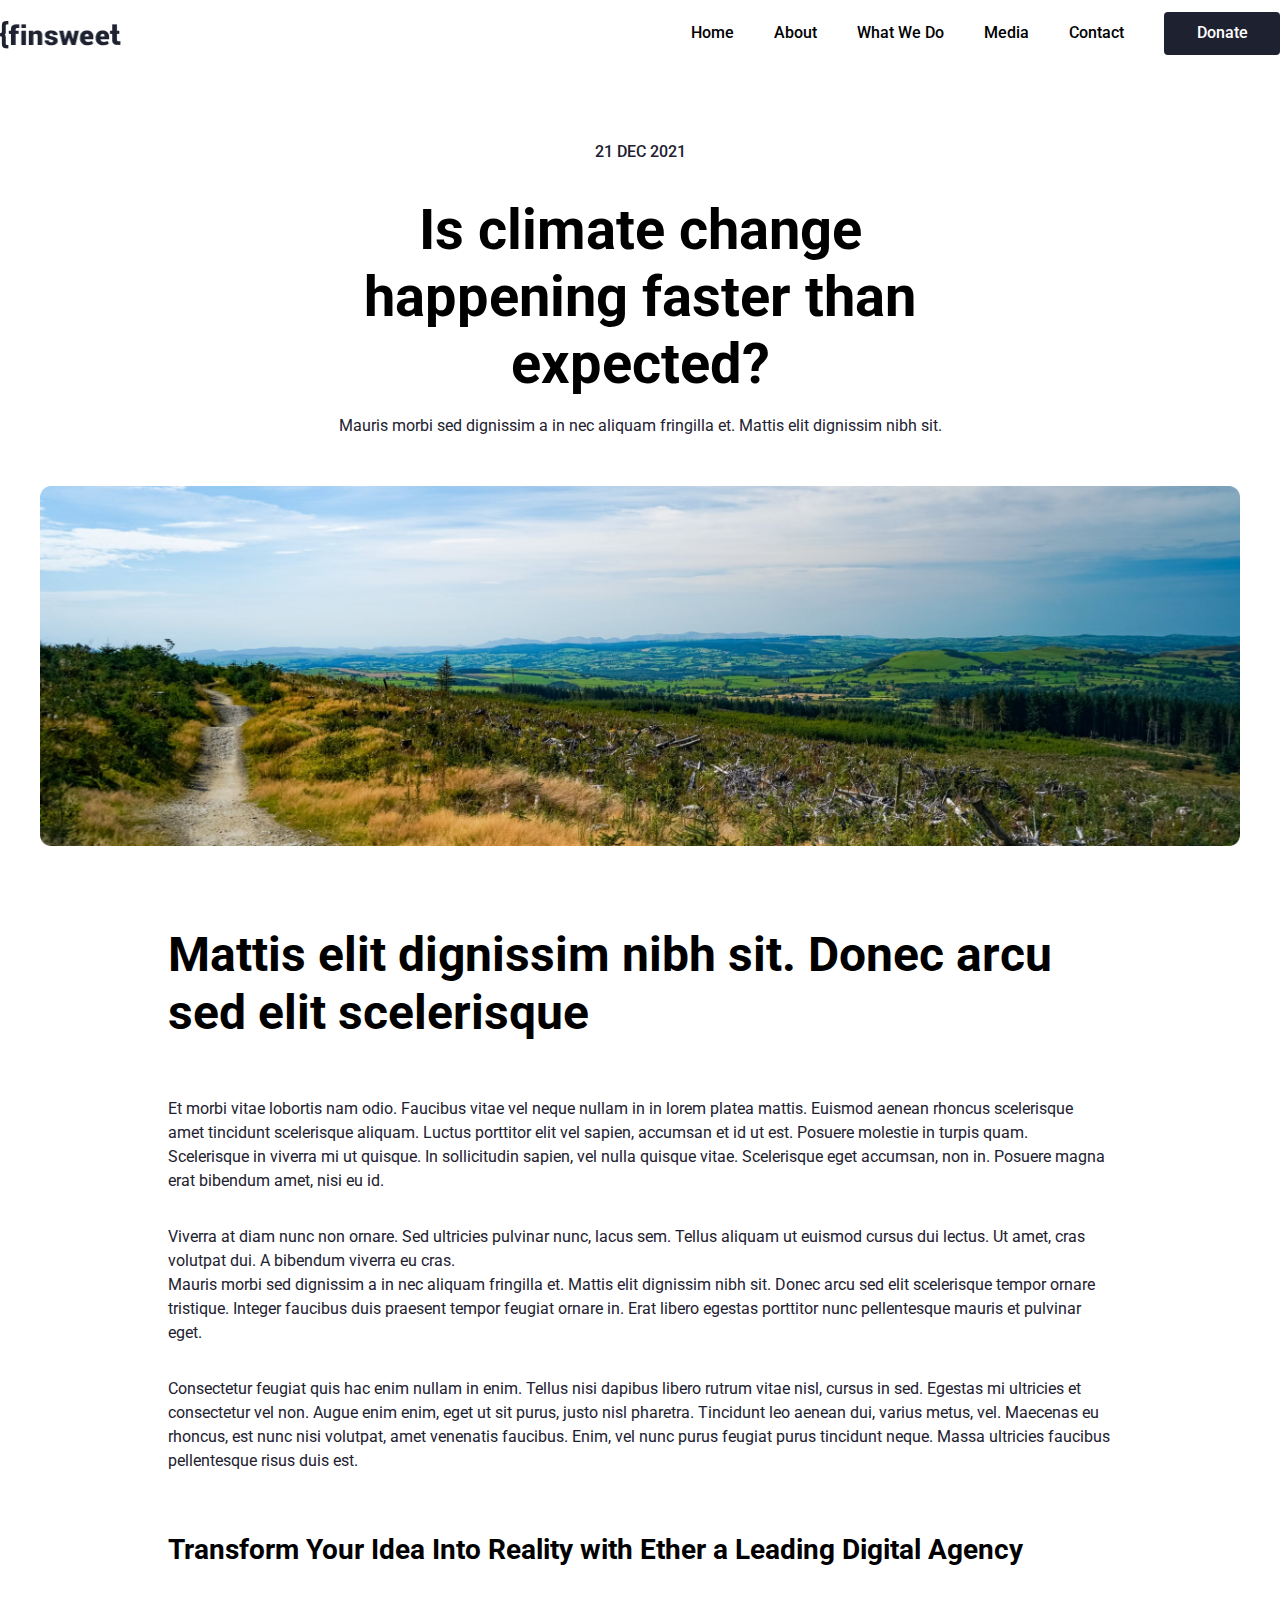
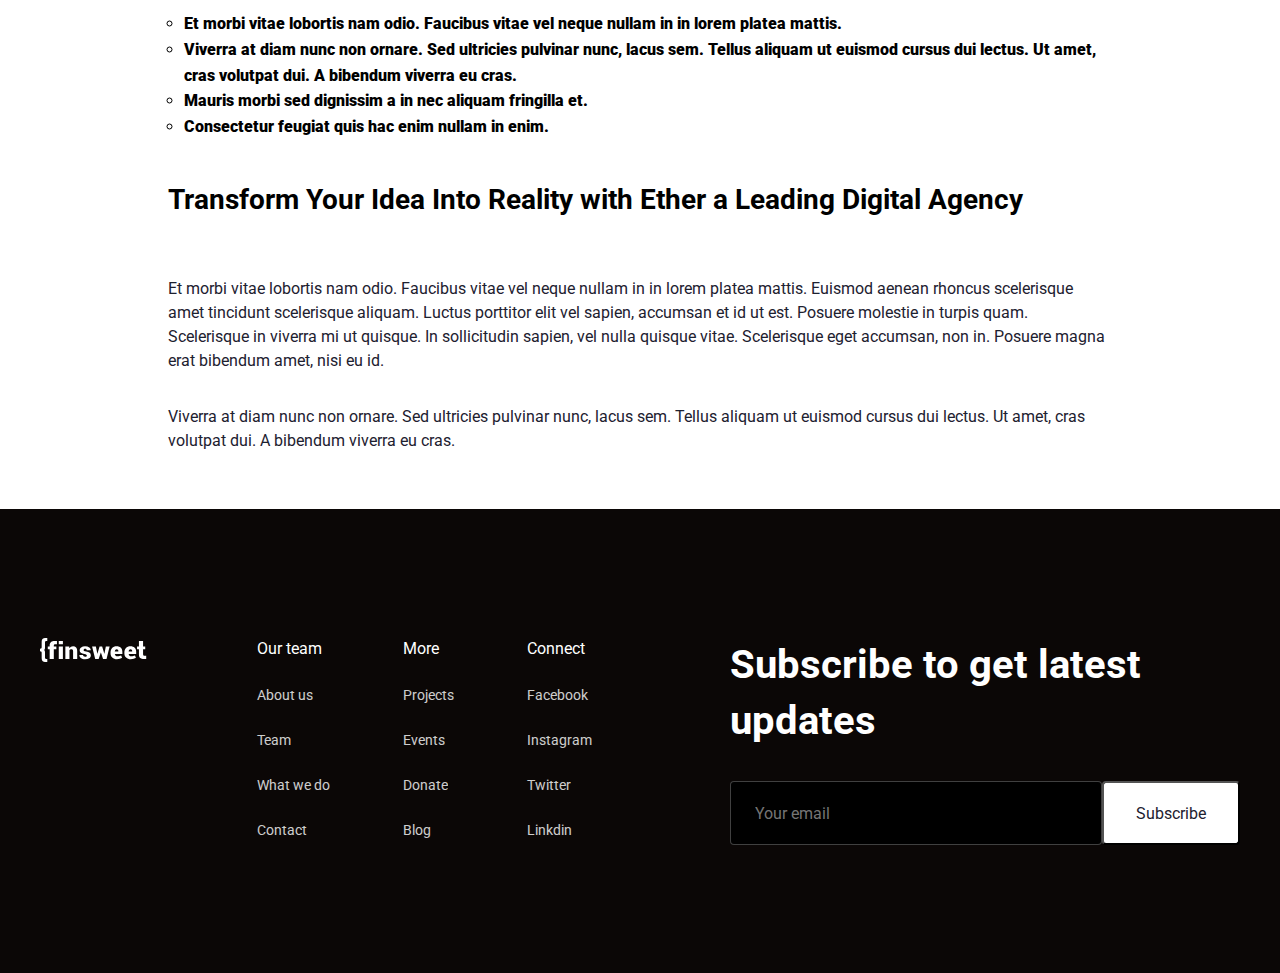
<file: blog-readmore.html>
<!DOCTYPE html>
<html lang="en">
<head>
    <meta charset="UTF-8">
    <meta name="viewport" content="width=device-width, initial-scale=1.0">
    <link rel="stylesheet" href="/CSS/reset.css">
    <link rel="stylesheet" href="/CSS/style.css">
    <link rel="stylesheet" href="/CSS/whatwedo.css">
    <!-- <link rel="stylesheet" href="/CSS/media.css"> -->
    <link rel="stylesheet" href="/CSS/whatwedo.css">
    <!-- <link rel="stylesheet" href="/CSS/donate.css"> -->
    <link rel="stylesheet" href="/CSS/blog-readmore.css">
    <link rel="stylesheet" href="/CSS/base.css">
    <link rel="stylesheet" href="CSS/responsive.css">
    <link rel="preconnect" href="https://fonts.googleapis.com">
    <link rel="preconnect" href="https://fonts.gstatic.com" crossorigin>
    <link href="https://fonts.googleapis.com/css2?family=Roboto:ital,wght@0,100;0,300;0,400;0,500;0,700;0,900;1,100;1,300;1,400;1,500;1,700;1,900&display=swap" rel="stylesheet">
    <title>Document</title>
</head>
<body>
  <header class="header"> 
    <div class="wrapper header-wrapper">
        <a href="/index.html" class="logo">
            <img src="/img/Logo.png" alt="Finsweet"/>
        </a>
        <nav class="header-nav">
            <ul class="header-nav__list">
              <li class="header-nav__item">
                <a href="/index.html" title="Home" class="header-nav__link">Home</a>
              </li>
              <li class="header-nav__item">
                <a href="/about.html" title="About" class="header-nav__link">About</a>
              </li>
              <li class="header-nav__item">
                <a href="/whatwedo.html" title="WhatWeDo" class="header-nav__link">What We Do</a>
              </li>
              <li class="header-nav__item">
                <a href="/media.html" title="Media" class="header-nav__link">Media</a>
              </li>
              <li class="header-nav__item">
                <a href="/contact.html" title="Contact" class="header-nav__link">Contact</a>
              </li>
              <a href="/donate.html" target="_blank" class="header-nav__button">Donate</a>
            </ul>
          </nav>
          <!-- mobile -->
          <label for="nav-mobile-input" class="bar-nav__btn">
            <svg xmlns="http://www.w3.org/2000/svg" viewBox="0 0 448 512"><!--!Font Awesome Free 6.5.2 by @fontawesome - https://fontawesome.com License - https://fontawesome.com/license/free Copyright 2024 Fonticons, Inc.--><path d="M0 96C0 78.3 14.3 64 32 64H416c17.7 0 32 14.3 32 32s-14.3 32-32 32H32C14.3 128 0 113.7 0 96zM0 256c0-17.7 14.3-32 32-32H416c17.7 0 32 14.3 32 32s-14.3 32-32 32H32c-17.7 0-32-14.3-32-32zM448 416c0 17.7-14.3 32-32 32H32c-17.7 0-32-14.3-32-32s14.3-32 32-32H416c17.7 0 32 14.3 32 32z"/></svg>
          </label>
          
          <input type="checkbox" hidden name="" class="nav-input" id="nav-mobile-input">

          <label for="nav-mobile-input" class="nav__overlay"></label>
          <nav class="header-nav__mobile">
            <label for="nav-mobile-input" class="nav__close">
              <svg width="32" height="32" viewBox="0 0 32 32" fill="none" xmlns="http://www.w3.org/2000/svg">
                <rect width="32" height="32" rx="4" fill="#1D2130"/>
                <path d="M10 22L22 10M10 10L22 22" stroke="white" stroke-width="1.5"/>
                </svg>                        
            </label>
            <ul class="header-nav__list-mobile">
              <li class="header-nav__item-mobile">
                <a href="/index.html" title="Home" class="header-nav__link-mobile">Home</a>
              </li>
              <li class="header-nav__item-mobile">
                <a href="/about.html" title="About" class="header-nav__link-mobile">About</a>
              </li>
              <li class="header-nav__item-mobile">
                <a href="/whatwedo.html" title="WhatWeDo" class="header-nav__link-mobile">What We Do</a>
              </li>
              <li class="header-nav__item-mobile">
                <a href="/media.html" title="Media" class="header-nav__link-mobile">Media</a>
              </li>
              <li class="header-nav__item-mobile">
                <a href="/contact.html" title="Contact" class="header-nav__link-mobile">Contact</a>
              </li>
              <a href="/donate.html" target="_blank" class="header-nav__button">Donate</a>
            </ul>
          </nav>
    </div>
</header>
    <main class="main-wrapper">
        <section class="section_blog-header">
            <div class="blog-padding">
                <div class="blog-container">
                    <div class="blog-padding__block">
                        <div class="blog-block">
                            <p class="date">21 DEC 2021</p>
                            <div class="align-center max-width-medium">
                                <div class="margin-top margin-medium">
                                    <h1> Is climate change happening faster than expected?</h1>
                                </div>
                                <div class="margin-top margin-small">
                                    <p>Mauris morbi sed dignissim a in nec aliquam fringilla et. Mattis elit dignissim nibh sit.</p>
                                </div>
                            </div>
                            <div class="margin-top margin-large">
                                <div class="blog_image-wrapper">
                                    <img src="/img/mount.png" alt="mount">
                                </div>
                            </div>
                        </div>
                    </div>
                </div>
            </div>
        </section>
         <section class="section_blog-body">
            <div class="blog-padding">
                <div class="blog-container">
                    <div class="text-rich-text w-richtext">
                        <h2>Mattis elit dignissim nibh sit. Donec arcu sed elit scelerisque</h2>
                        <p>Et morbi vitae lobortis nam odio. Faucibus vitae vel neque nullam in in lorem platea mattis. Euismod aenean rhoncus scelerisque amet tincidunt scelerisque aliquam. Luctus porttitor elit vel sapien, accumsan et id ut est. Posuere molestie in turpis quam. Scelerisque in viverra mi ut quisque. In sollicitudin sapien, vel nulla quisque vitae. Scelerisque eget accumsan, non in. Posuere magna erat bibendum amet, nisi eu id.</p>
                        <p>Viverra at diam nunc non ornare. Sed ultricies pulvinar nunc, lacus sem. Tellus aliquam ut euismod cursus dui lectus. Ut amet, cras volutpat dui. A bibendum viverra eu cras. <br>Mauris morbi sed dignissim a in nec aliquam fringilla et. Mattis elit dignissim nibh sit. Donec arcu sed elit scelerisque tempor ornare tristique. Integer faucibus duis praesent tempor feugiat ornare in. Erat libero egestas porttitor nunc pellentesque mauris et pulvinar eget.</p>
                        <p>Consectetur feugiat quis hac enim nullam in enim. Tellus nisi dapibus libero rutrum vitae nisl, cursus in sed. Egestas mi ultricies et consectetur vel non. Augue enim enim, eget ut sit purus, justo nisl pharetra. Tincidunt leo aenean dui, varius metus, vel. Maecenas eu rhoncus, est nunc nisi volutpat, amet venenatis faucibus. Enim, vel nunc purus feugiat purus tincidunt neque. Massa ultricies faucibus pellentesque risus duis est.</p>
                        <h3>Transform Your Idea Into Reality with Ether a Leading Digital Agency</h3>
                        <ul role="list"><strong>
                            <li>Et morbi vitae lobortis nam odio. Faucibus vitae vel neque nullam in in lorem platea mattis.</li>
                            <li>Viverra at diam nunc non ornare. Sed ultricies pulvinar nunc, lacus sem. Tellus aliquam ut euismod cursus dui lectus. Ut amet, cras volutpat dui. A bibendum viverra eu cras.</li>
                            <li>Mauris morbi sed dignissim a in nec aliquam fringilla et. </li>
                            <li>Consectetur feugiat quis hac enim nullam in enim.</li>
                        </strong></ul>
                        <h3>Transform Your Idea Into Reality with Ether a Leading Digital Agency</h3>
                        <p>Et morbi vitae lobortis nam odio. Faucibus vitae vel neque nullam in in lorem platea mattis. Euismod aenean rhoncus scelerisque amet tincidunt scelerisque aliquam. Luctus porttitor elit vel sapien, accumsan et id ut est. Posuere molestie in turpis quam. Scelerisque in viverra mi ut quisque. In sollicitudin sapien, vel nulla quisque vitae. Scelerisque eget accumsan, non in. Posuere magna erat bibendum amet, nisi eu id.</p>
                        <p>Viverra at diam nunc non ornare. Sed ultricies pulvinar nunc, lacus sem. Tellus aliquam ut euismod cursus dui lectus. Ut amet, cras volutpat dui. A bibendum viverra eu cras.</p>
                    </div>
                </div>
            </div>
         </section>
        
    </main>

    <footer class="footer_component">
      <div class="footer_padding">
        <div class="footer_container">
          <div class="footer_block">
            <div class="footer_content">
              <div class="footer_content-left">
                <a href="#" class="footer-logo"><img src="/icon/Logo-theme.svg" alt="theme"></a>
              </div>
              <div class="footer_content-right">
                <div class="footer_list">
                  <div class="footer_list-link">
                    <div>Our team</div>
                    <a href="/about-us" class="footer_link">About us</a>
                    <a href="/team" class="footer_link">Team</a>
                    <a href="/what-we-do" class="footer_link">What we do</a>
                    <a href="/contact" class="footer_link">Contact</a>
                  </div>

                  <div class="footer_list-link">
                    <div>More</div>
                    <a href="/about-us" class="footer_link">Projects</a>
                    <a href="/team" class="footer_link">Events</a>
                    <a href="/what-we-do" class="footer_link">Donate</a>
                    <a href="/contact" class="footer_link">Blog</a>
                  </div>

                  <div class="footer_list-link">
                    <div>Connect</div>
                    <a href="/about-us" class="footer_link">Facebook</a>
                    <a href="/team" class="footer_link">Instagram</a>
                    <a href="/what-we-do" class="footer_link">Twitter</a>
                    <a href="/contact" class="footer_link">Linkdin</a>
                  </div>
                </div>
                <div class="form_submit">
                  <h2>Subscribe to get latest updates</h2>
                  <form action="" class="footer_form">
                    <div class="footer_form-field-wrapper">
                      <input class="form_input is-footer-input w-input" maxlength="256" name="name-2" data-name="Name 2" placeholder="Your email" type="text" id="name-2">
                      <input type="submit" data-wait="Please wait..." class="button-secondary is-no-hover-movement w-button" value="Subscribe">
                    </div>
                  </form>
                </div>
              </div>
            </div>
          </div>
        </div>
      </div>
    </footer>

</body>
</html>
</file>
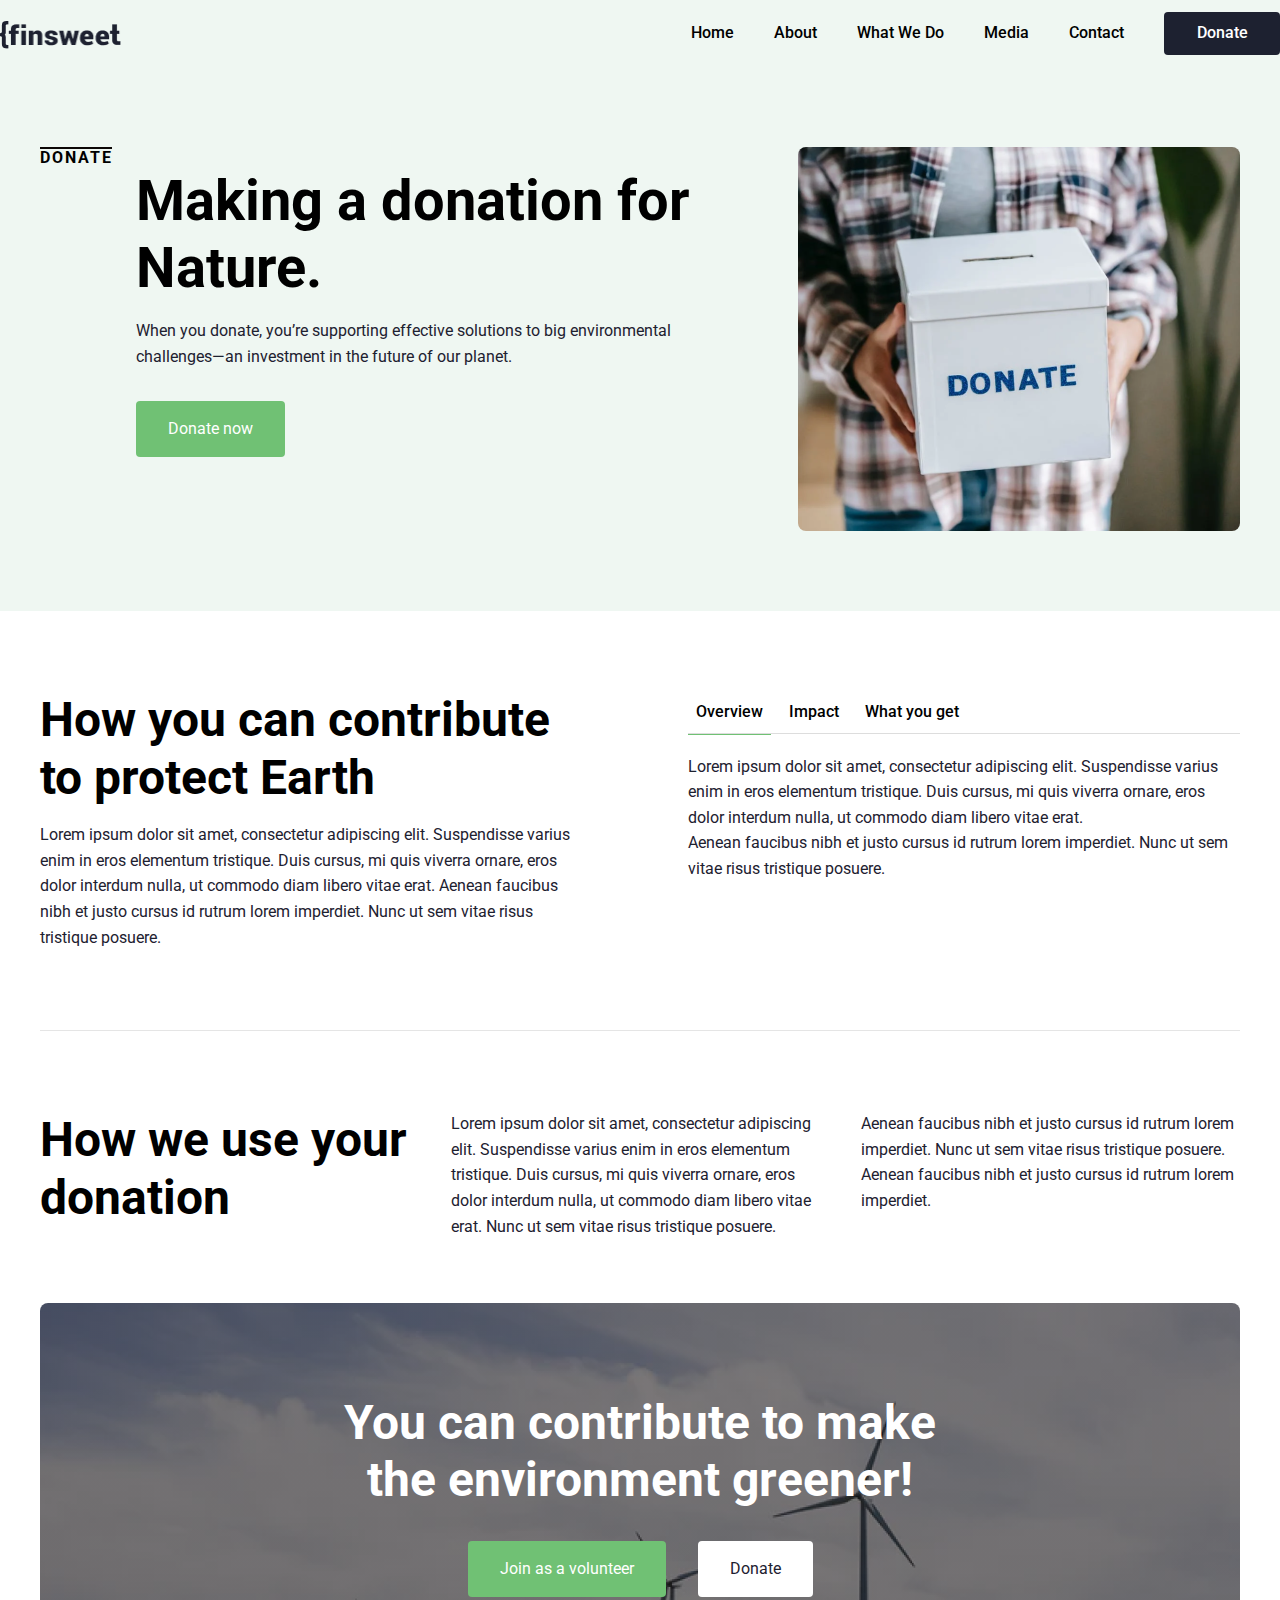
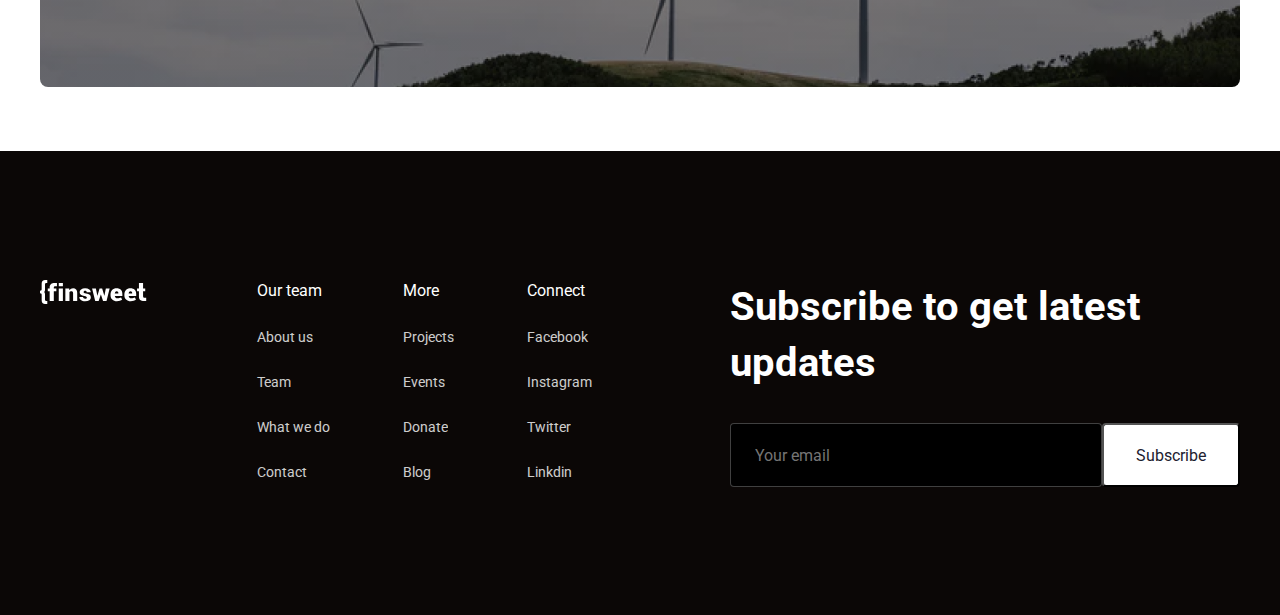
<file: donate.html>
<!DOCTYPE html>
<html lang="en">
<head>
    <meta charset="UTF-8">
    <meta name="viewport" content="width=device-width, initial-scale=1.0">
    <meta charset="UTF-8">
    <meta name="viewport" content="width=device-width, initial-scale=1.0">
    <meta charset="UTF-8">
    <meta name="viewport" content="width=device-width, initial-scale=1.0">
    <link rel="stylesheet" href="/CSS/reset.css">
    <link rel="stylesheet" href="/CSS/style.css">
    <link rel="stylesheet" href="/CSS/media.css">
    <link rel="stylesheet" href="/CSS/whatwedo.css">
    <link rel="stylesheet" href="/CSS/donate.css">
    <link rel="stylesheet" href="/CSS/base.css">
    <link rel="stylesheet" href="CSS/responsive.css">
    <link rel="preconnect" href="https://fonts.googleapis.com">
    <script src="https://code.jquery.com/jquery-3.7.1.js"></script>
    <script src="/JS/tabs.js"></script>
    <link rel="preconnect" href="https://fonts.gstatic.com" crossorigin>
    <link href="https://fonts.googleapis.com/css2?family=Roboto:ital,wght@0,100;0,300;0,400;0,500;0,700;0,900;1,100;1,300;1,400;1,500;1,700;1,900&display=swap" rel="stylesheet">
    <title>Document</title>
</head>
<body>
  <header class="header"> 
    <div class="wrapper header-wrapper">
        <a href="/index.html" class="logo">
            <img src="/img/Logo.png" alt="Finsweet"/>
        </a>
        <nav class="header-nav">
            <ul class="header-nav__list">
              <li class="header-nav__item">
                <a href="/index.html" title="Home" class="header-nav__link">Home</a>
              </li>
              <li class="header-nav__item">
                <a href="/about.html" title="About" class="header-nav__link">About</a>
              </li>
              <li class="header-nav__item">
                <a href="/whatwedo.html" title="WhatWeDo" class="header-nav__link">What We Do</a>
              </li>
              <li class="header-nav__item">
                <a href="/media.html" title="Media" class="header-nav__link">Media</a>
              </li>
              <li class="header-nav__item">
                <a href="/contact.html" title="Contact" class="header-nav__link">Contact</a>
              </li>
              <a href="/donate.html" target="_blank" class="header-nav__button">Donate</a>
            </ul>
          </nav>
          <!-- mobile -->
          <label for="nav-mobile-input" class="bar-nav__btn">
            <svg xmlns="http://www.w3.org/2000/svg" viewBox="0 0 448 512"><!--!Font Awesome Free 6.5.2 by @fontawesome - https://fontawesome.com License - https://fontawesome.com/license/free Copyright 2024 Fonticons, Inc.--><path d="M0 96C0 78.3 14.3 64 32 64H416c17.7 0 32 14.3 32 32s-14.3 32-32 32H32C14.3 128 0 113.7 0 96zM0 256c0-17.7 14.3-32 32-32H416c17.7 0 32 14.3 32 32s-14.3 32-32 32H32c-17.7 0-32-14.3-32-32zM448 416c0 17.7-14.3 32-32 32H32c-17.7 0-32-14.3-32-32s14.3-32 32-32H416c17.7 0 32 14.3 32 32z"/></svg>
          </label>
          
          <input type="checkbox" hidden name="" class="nav-input" id="nav-mobile-input">

          <label for="nav-mobile-input" class="nav__overlay"></label>
          <nav class="header-nav__mobile">
            <label for="nav-mobile-input" class="nav__close">
              <svg width="32" height="32" viewBox="0 0 32 32" fill="none" xmlns="http://www.w3.org/2000/svg">
                <rect width="32" height="32" rx="4" fill="#1D2130"/>
                <path d="M10 22L22 10M10 10L22 22" stroke="white" stroke-width="1.5"/>
                </svg>                        
            </label>
            <ul class="header-nav__list-mobile">
              <li class="header-nav__item-mobile">
                <a href="/index.html" title="Home" class="header-nav__link-mobile">Home</a>
              </li>
              <li class="header-nav__item-mobile">
                <a href="/about.html" title="About" class="header-nav__link-mobile">About</a>
              </li>
              <li class="header-nav__item-mobile">
                <a href="/whatwedo.html" title="WhatWeDo" class="header-nav__link-mobile">What We Do</a>
              </li>
              <li class="header-nav__item-mobile">
                <a href="/media.html" title="Media" class="header-nav__link-mobile">Media</a>
              </li>
              <li class="header-nav__item-mobile">
                <a href="/contact.html" title="Contact" class="header-nav__link-mobile">Contact</a>
              </li>
              <a href="/donate.html"  class="header-nav__button">Donate</a>
            </ul>
          </nav>
    </div>
</header>
    <main class="main-wrapper">
        <section class="section_donate-header">
            <div class="donate-padding">
                <div class="donate-container">
                    <div class="donate-padding__block">
                        <div class="donate-block">
                            <div class="donate-block__left">
                                <div class="section_title-wrapper">
                                    <div class="section_title-spacer"></div>
                                    <h3>DONATE</h3>
                                </div>
                                <div class="padding-left padding-huge">
                                    <h1>Making a donation for Nature.</h1>
                                    <div class="margin-top margin-small">
                                        <p>When you donate, you’re supporting effective solutions to big environmental challenges—an investment in the future of our planet.</p>
                                    </div>
                                    <div class="margin-top margin-medium">
                                        <a href="#">Donate now</a>
                                    </div>
                                </div>
                            </div>
                            <div class="donate-block__wrapper">
                                <img src="/img/donate.png" alt="img" class="donate_header_image">
                            </div>
                        </div>
                    </div>
                </div>
            </div>
        </section>

        <section class="section_donate-contribute">
            <div class="contribute-padding">
                <div class="contribute-container">
                    <div class="contribute-padding__block">
                        <div class="contribute-block">
                            <div class="contribute-block__left">
                                <h2>How you can contribute to protect Earth</h2>
                                <div class="margin-top margin-small">
                                    <p>Lorem ipsum dolor sit amet, consectetur adipiscing elit. Suspendisse varius enim in eros elementum tristique. Duis cursus, mi quis viverra ornare, eros dolor interdum nulla, ut commodo diam libero vitae erat. Aenean faucibus nibh et justo cursus id rutrum lorem imperdiet. Nunc ut sem vitae risus tristique posuere.</p>
                                </div>
                            </div>
                            <div class="contribute-block__right">
                                <div class="tabs">
                                  <ul class="right-tabs">
                                  <li class="active"><a href="#menu-1">Overview</a></li>
                                  <li><a href="#menu-2">Impact</a></li>
                                  <li><a href="#menu-3">What you get</a></li>
                                  </ul>
                                  <div  class="tabs-content">
                                    <div id="menu-1" class="tabs-content__item">
                                      <p>Lorem ipsum dolor sit amet, consectetur adipiscing elit. Suspendisse varius enim in eros elementum tristique. Duis cursus, mi quis viverra ornare, eros dolor interdum nulla, ut commodo diam libero vitae erat.
<br>
                                        Aenean faucibus nibh et justo cursus id rutrum lorem imperdiet. Nunc ut sem vitae risus tristique posuere.</p>
                                    </div>
                                    <div id="menu-2" class="tabs-content__item">
                                      <p>Lorem ipsum dolor sit amet, consectetur adipiscing elit. Suspendisse varius enim in eros elementum tristique. Duis cursus, mi quis viverra ornare, eros dolor interdum nulla, ut commodo diam libero vitae erat. Aenean faucibus nibh et justo cursus id rutrum lorem imperdiet. Nunc ut sem vitae risus tristique posuere.</p>
                                    </div>
                                    <div id="menu-3" class="tabs-content__item">
                                      <p>Lorem ipsum dolor sit amet, consectetur adipiscing elit. Suspendisse varius enim in eros elementum tristique. Duis cursus, mi quis viverra ornare, eros dolor interdum nulla, ut commodo diam libero vitae erat. Aenean faucibus nibh et justo cursus id rutrum lorem imperdiet. Nunc ut sem vitae risus tristique posuere.</p>
                                    </div>
                                  </div>
                                </div>
                            </div>
                        </div>
                    </div>
                </div>
            </div>
        </section>

        <section class="section_donate-usage">
            <div class="usage-padding">
                <div class="usage-container">
                    <div class="padding-bottom "></div>
                    <div class="usage-block">
                        <h2>How we use your donation</h2>
                        <p>Lorem ipsum dolor sit amet, consectetur adipiscing elit. Suspendisse varius enim in eros elementum tristique. Duis cursus, mi quis viverra ornare, eros dolor interdum nulla, ut commodo diam libero vitae erat.  Nunc ut sem vitae risus tristique posuere.</p>
                        <p>Aenean faucibus nibh et justo cursus id rutrum lorem imperdiet. Nunc ut sem vitae risus tristique posuere. Aenean faucibus nibh et justo cursus id rutrum lorem imperdiet.</p>
                    </div>
                </div>
            </div>
        </section>

        <section class="section_cta">
            <div class="fourth-content__padding">
              <div class="fourth-content__container">
                <div class="fourth-content__component">
                  <div class="cta-component">
                    <div class="max-width-medium">
                      <h2>You can contribute to make the environment greener!</h2>
                    <div class="cta-button">
                      <a href="#" class="green-btn">Join as a volunteer</a>
                      <a href="#" class="white-btn">Donate</a>
                    </div>
                  </div>
                  </div>
                </div>
              </div>
            </div>
          </section>
    </main>
    <footer class="footer_component">
      <div class="footer_padding">
        <div class="footer_container">
          <div class="footer_block">
            <div class="footer_content">
              <div class="footer_content-left">
                <a href="#" class="footer-logo"><img src="/icon/Logo-theme.svg" alt="theme"></a>
              </div>
              <div class="footer_content-right">
                <div class="footer_list">
                  <div class="footer_list-link">
                    <div>Our team</div>
                    <a href="/about-us" class="footer_link">About us</a>
                    <a href="/team" class="footer_link">Team</a>
                    <a href="/what-we-do" class="footer_link">What we do</a>
                    <a href="/contact" class="footer_link">Contact</a>
                  </div>

                  <div class="footer_list-link">
                    <div>More</div>
                    <a href="/about-us" class="footer_link">Projects</a>
                    <a href="/team" class="footer_link">Events</a>
                    <a href="/what-we-do" class="footer_link">Donate</a>
                    <a href="/contact" class="footer_link">Blog</a>
                  </div>

                  <div class="footer_list-link">
                    <div>Connect</div>
                    <a href="/about-us" class="footer_link">Facebook</a>
                    <a href="/team" class="footer_link">Instagram</a>
                    <a href="/what-we-do" class="footer_link">Twitter</a>
                    <a href="/contact" class="footer_link">Linkdin</a>
                  </div>
                </div>
                <div class="form_submit">
                  <h2>Subscribe to get latest updates</h2>
                  <form action="" class="footer_form">
                    <div class="footer_form-field-wrapper">
                      <input class="form_input is-footer-input w-input" maxlength="256" name="name-2" data-name="Name 2" placeholder="Your email" type="text" id="name-2">
                      <input type="submit" data-wait="Please wait..." class="button-secondary is-no-hover-movement w-button" value="Subscribe">
                    </div>
                  </form>
                </div>
              </div>
            </div>
          </div>
        </div>
      </div>
    </footer>

</body>
</html>
</file>
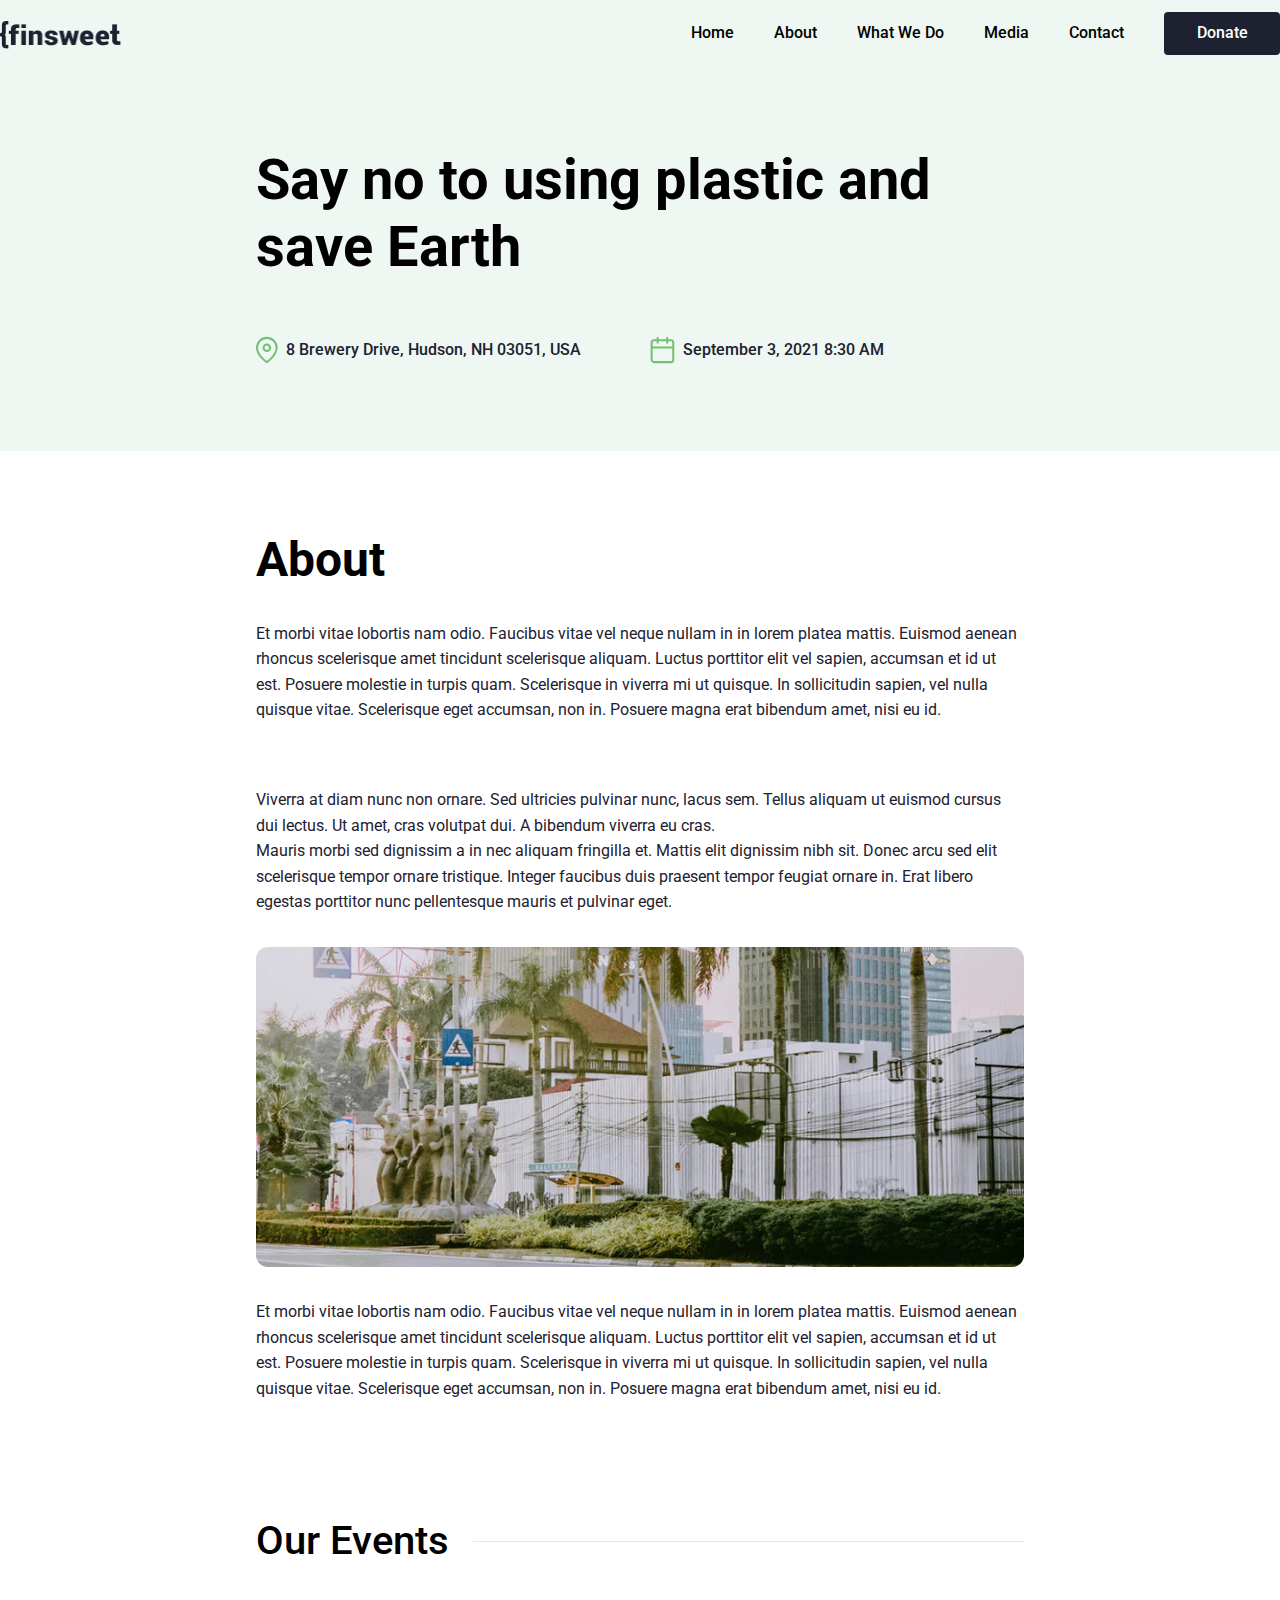
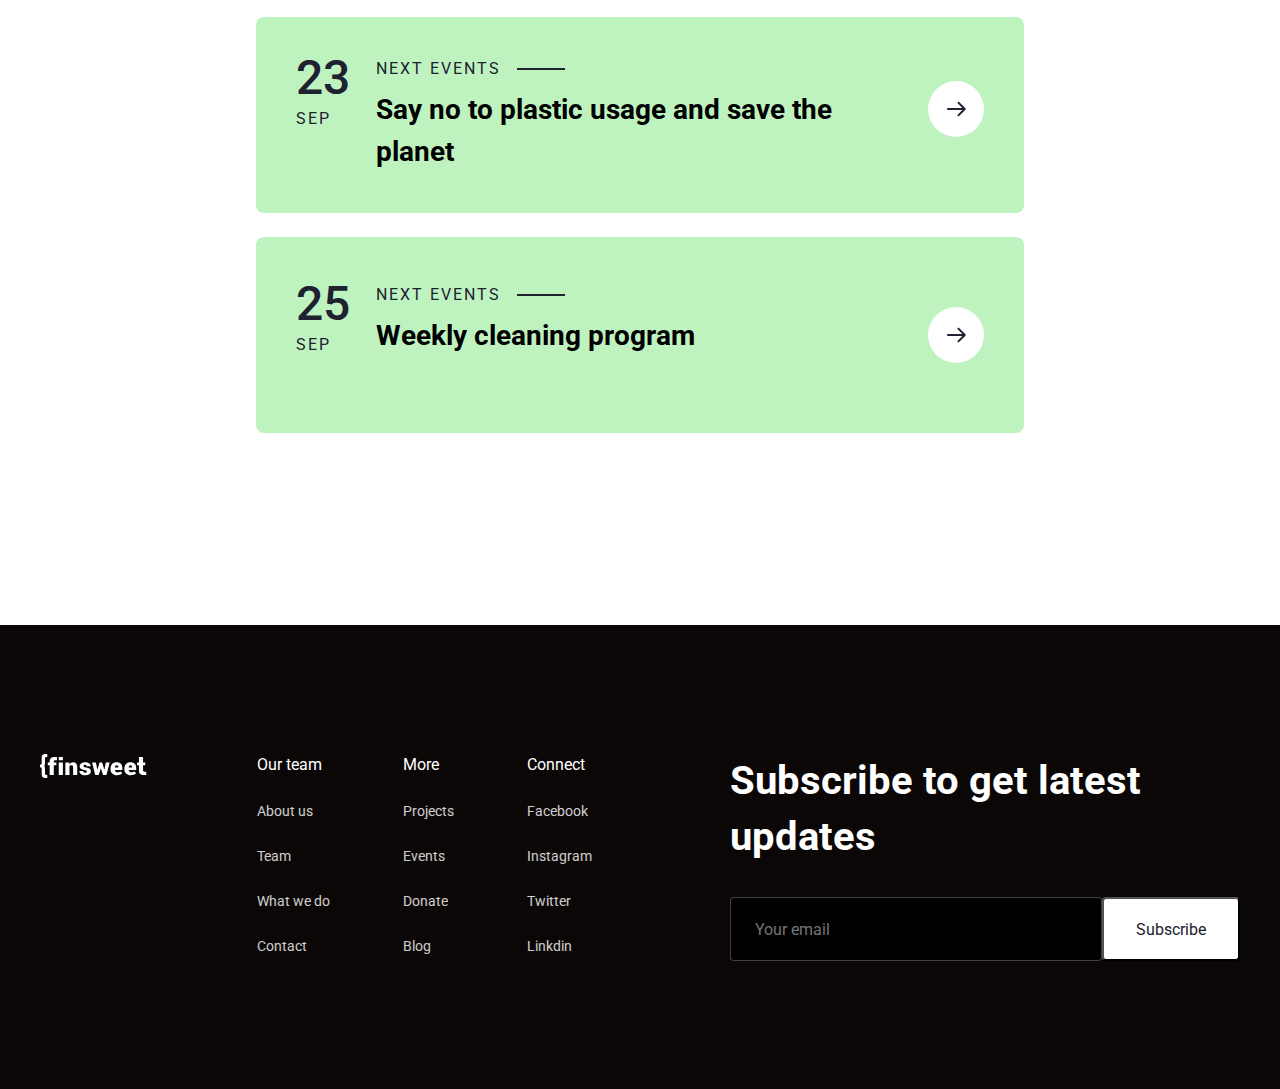
<file: event-readmore.html>
<!DOCTYPE html>
<html lang="en">
<head>
    <meta charset="UTF-8">
    <meta name="viewport" content="width=device-width, initial-scale=1.0">
    <link rel="stylesheet" href="/CSS/reset.css">
    <link rel="stylesheet" href="/CSS/style.css">
    <link rel="stylesheet" href="/CSS/whatwedo.css">
    <!-- <link rel="stylesheet" href="/CSS/media.css"> -->
    <link rel="stylesheet" href="/CSS/whatwedo.css">
    <!-- <link rel="stylesheet" href="/CSS/donate.css"> -->
    <link rel="stylesheet" href="/CSS/event-readmore.css">
    <link rel="stylesheet" href="/CSS/base.css">
    <link rel="stylesheet" href="CSS/responsive.css">
    <link rel="preconnect" href="https://fonts.googleapis.com">
    <link rel="preconnect" href="https://fonts.gstatic.com" crossorigin>
    <link href="https://fonts.googleapis.com/css2?family=Roboto:ital,wght@0,100;0,300;0,400;0,500;0,700;0,900;1,100;1,300;1,400;1,500;1,700;1,900&display=swap" rel="stylesheet">
    <title>Document</title>
</head>
<body>
  <header class="header"> 
    <div class="wrapper header-wrapper">
        <a href="/index.html" class="logo">
            <img src="/img/Logo.png" alt="Finsweet"/>
        </a>
        <nav class="header-nav">
            <ul class="header-nav__list">
              <li class="header-nav__item">
                <a href="/index.html" title="Home" class="header-nav__link">Home</a>
              </li>
              <li class="header-nav__item">
                <a href="/about.html" title="About" class="header-nav__link">About</a>
              </li>
              <li class="header-nav__item">
                <a href="/whatwedo.html" title="WhatWeDo" class="header-nav__link">What We Do</a>
              </li>
              <li class="header-nav__item">
                <a href="/media.html" title="Media" class="header-nav__link">Media</a>
              </li>
              <li class="header-nav__item">
                <a href="/contact.html" title="Contact" class="header-nav__link">Contact</a>
              </li>
              <a href="/donate.html" target="_blank" class="header-nav__button">Donate</a>
            </ul>
          </nav>
          <!-- mobile -->
          <label for="nav-mobile-input" class="bar-nav__btn">
            <svg xmlns="http://www.w3.org/2000/svg" viewBox="0 0 448 512"><!--!Font Awesome Free 6.5.2 by @fontawesome - https://fontawesome.com License - https://fontawesome.com/license/free Copyright 2024 Fonticons, Inc.--><path d="M0 96C0 78.3 14.3 64 32 64H416c17.7 0 32 14.3 32 32s-14.3 32-32 32H32C14.3 128 0 113.7 0 96zM0 256c0-17.7 14.3-32 32-32H416c17.7 0 32 14.3 32 32s-14.3 32-32 32H32c-17.7 0-32-14.3-32-32zM448 416c0 17.7-14.3 32-32 32H32c-17.7 0-32-14.3-32-32s14.3-32 32-32H416c17.7 0 32 14.3 32 32z"/></svg>
          </label>
          
          <input type="checkbox" hidden name="" class="nav-input" id="nav-mobile-input">

          <label for="nav-mobile-input" class="nav__overlay"></label>
          <nav class="header-nav__mobile">
            <label for="nav-mobile-input" class="nav__close">
              <svg width="32" height="32" viewBox="0 0 32 32" fill="none" xmlns="http://www.w3.org/2000/svg">
                <rect width="32" height="32" rx="4" fill="#1D2130"/>
                <path d="M10 22L22 10M10 10L22 22" stroke="white" stroke-width="1.5"/>
                </svg>                        
            </label>
            <ul class="header-nav__list-mobile">
              <li class="header-nav__item-mobile">
                <a href="/index.html" title="Home" class="header-nav__link-mobile">Home</a>
              </li>
              <li class="header-nav__item-mobile">
                <a href="/about.html" title="About" class="header-nav__link-mobile">About</a>
              </li>
              <li class="header-nav__item-mobile">
                <a href="/whatwedo.html" title="WhatWeDo" class="header-nav__link-mobile">What We Do</a>
              </li>
              <li class="header-nav__item-mobile">
                <a href="/media.html" title="Media" class="header-nav__link-mobile">Media</a>
              </li>
              <li class="header-nav__item-mobile">
                <a href="/contact.html" title="Contact" class="header-nav__link-mobile">Contact</a>
              </li>
              <a href="/donate.html" target="_blank" class="header-nav__button">Donate</a>
            </ul>
          </nav>
    </div>
</header>
    <main class="main-wrapper">
        <section class="section_event-header">
            <div class="event-padding">
                <div class="event-container">
                    <div class="event-padding__block">
                        <div class="event-header__component">
                            <h1>Say no to using plastic and save Earth</h1>
                            <div class="event_header_info-list">
                                <div class="event_header_info-item">
                                    <img src="/icon/last (1).svg" alt="info">
                                    <div class="margin-left margin-xsmall">
                                        <p>8 Brewery Drive, Hudson, NH 03051, USA</p>
                                    </div>
                                </div>
                                 <!-- 2 -->
                                <div class="event_header_info-item">
                                    <img src="/icon/last (2).svg" alt="info">
                                    <div class="margin-left margin-xsmall">
                                        <p>September 3, 2021 8:30 AM</p>
                                    </div>
                                </div>
                            </div>
                        </div>
                    </div>
                </div>
            </div>
        </section>
        <section class="section_event-details">
            <div class="event-padding">
                <div class="event-container">
                    <div class="event-padding__block">
                        <div class="margin-bottom">
                            <h2>About</h2>
                        </div>
                        <div class="text-detail">
                            <p>Et morbi vitae lobortis nam odio. Faucibus vitae vel neque nullam in in lorem platea mattis. Euismod aenean rhoncus scelerisque amet tincidunt scelerisque aliquam. Luctus porttitor elit vel sapien, accumsan et id ut est. Posuere molestie in turpis quam. Scelerisque in viverra mi ut quisque. In sollicitudin sapien, vel nulla quisque vitae. Scelerisque eget accumsan, non in. Posuere magna erat bibendum amet, nisi eu id.</p>
                            <p>Viverra at diam nunc non ornare. Sed ultricies pulvinar nunc, lacus sem. Tellus aliquam ut euismod cursus dui lectus. Ut amet, cras volutpat dui. A bibendum viverra eu cras. <br>Mauris morbi sed dignissim a in nec aliquam fringilla et. Mattis elit dignissim nibh sit. Donec arcu sed elit scelerisque tempor ornare tristique. Integer faucibus duis praesent tempor feugiat ornare in. Erat libero egestas porttitor nunc pellentesque mauris et pulvinar eget.</p>
                            <img src="/img/city.png" alt="city">
                            <p>Et morbi vitae lobortis nam odio. Faucibus vitae vel neque nullam in in lorem platea mattis. Euismod aenean rhoncus scelerisque amet tincidunt scelerisque aliquam. Luctus porttitor elit vel sapien, accumsan et id ut est. Posuere molestie in turpis quam. Scelerisque in viverra mi ut quisque. In sollicitudin sapien, vel nulla quisque vitae. Scelerisque eget accumsan, non in. Posuere magna erat bibendum amet, nisi eu id.</p>
                        </div>
                    </div>
                </div>
            </div>
        </section>

        <section class="section_event">
            <div class="sixth-content__padding">
              <div class="sixth-content__container">
                <div class="sixth-content__heading">
                  <h2>Our Events</h2>
                  <div class="line"></div>
                </div>
                <div class="sixth-content__list">
                  <!-- event list -->
                  <div class="event-list is-1-col">
                    <!-- 1 -->
                    <div class="list-item">
                      <a href="#" class="event_link ">
                        <div class="date">
                          <p class="day">23</p>
                          <p class="text-style-subheader">SEP</p>
                        </div>
                        <div class="event-right">
                          <div class="text-top">
                            <p class="text-style-subheader">Next Events</p>
                            <div class="line-dark"></div>
                          </div>
                          <div class="margin-top margin-xsmall">
                            <h3>Say no to plastic usage and save the planet</h3>
                          </div>
  
                        </div>
                        <div class="play-logo">
                          <img src="/icon/Arrow button.svg" alt="play">
                        </div>
                      </a>
                    </div>
                    <!-- 2 -->
                    <div class="list-item">
                      <a href="#" class="event_link ">
                        <div class="date">
                          <p class="day">25</p>
                          <p class="text-style-subheader">SEP</p>
                        </div>
                        <div class="event-right">
                          <div class="text-top">
                            <p class="text-style-subheader">Next Events</p>
                            <div class="line-dark"></div>
                          </div>
                          <div class="margin-top margin-xsmall">
                            <h3>Weekly cleaning program</h3>
                          </div>
  
                        </div>
                        <div class="play-logo">
                          <img src="/icon/Arrow button.svg" alt="play">
                        </div>
                      </a>
                    </div>
                  </div>
                </div>
              </div>
            </div>
            <div class="padding-bottom padding-huge"></div>
          </section>
    </main>
    <footer class="footer_component">
      <div class="footer_padding">
        <div class="footer_container">
          <div class="footer_block">
            <div class="footer_content">
              <div class="footer_content-left">
                <a href="#" class="footer-logo"><img src="/icon/Logo-theme.svg" alt="theme"></a>
              </div>
              <div class="footer_content-right">
                <div class="footer_list">
                  <div class="footer_list-link">
                    <div>Our team</div>
                    <a href="/about-us" class="footer_link">About us</a>
                    <a href="/team" class="footer_link">Team</a>
                    <a href="/what-we-do" class="footer_link">What we do</a>
                    <a href="/contact" class="footer_link">Contact</a>
                  </div>

                  <div class="footer_list-link">
                    <div>More</div>
                    <a href="/about-us" class="footer_link">Projects</a>
                    <a href="/team" class="footer_link">Events</a>
                    <a href="/what-we-do" class="footer_link">Donate</a>
                    <a href="/contact" class="footer_link">Blog</a>
                  </div>

                  <div class="footer_list-link">
                    <div>Connect</div>
                    <a href="/about-us" class="footer_link">Facebook</a>
                    <a href="/team" class="footer_link">Instagram</a>
                    <a href="/what-we-do" class="footer_link">Twitter</a>
                    <a href="/contact" class="footer_link">Linkdin</a>
                  </div>
                </div>
                <div class="form_submit">
                  <h2>Subscribe to get latest updates</h2>
                  <form action="" class="footer_form">
                    <div class="footer_form-field-wrapper">
                      <input class="form_input is-footer-input w-input" maxlength="256" name="name-2" data-name="Name 2" placeholder="Your email" type="text" id="name-2">
                      <input type="submit" data-wait="Please wait..." class="button-secondary is-no-hover-movement w-button" value="Subscribe">
                    </div>
                  </form>
                </div>
              </div>
            </div>
          </div>
        </div>
      </div>
    </footer>

</body>
</html>
</file>
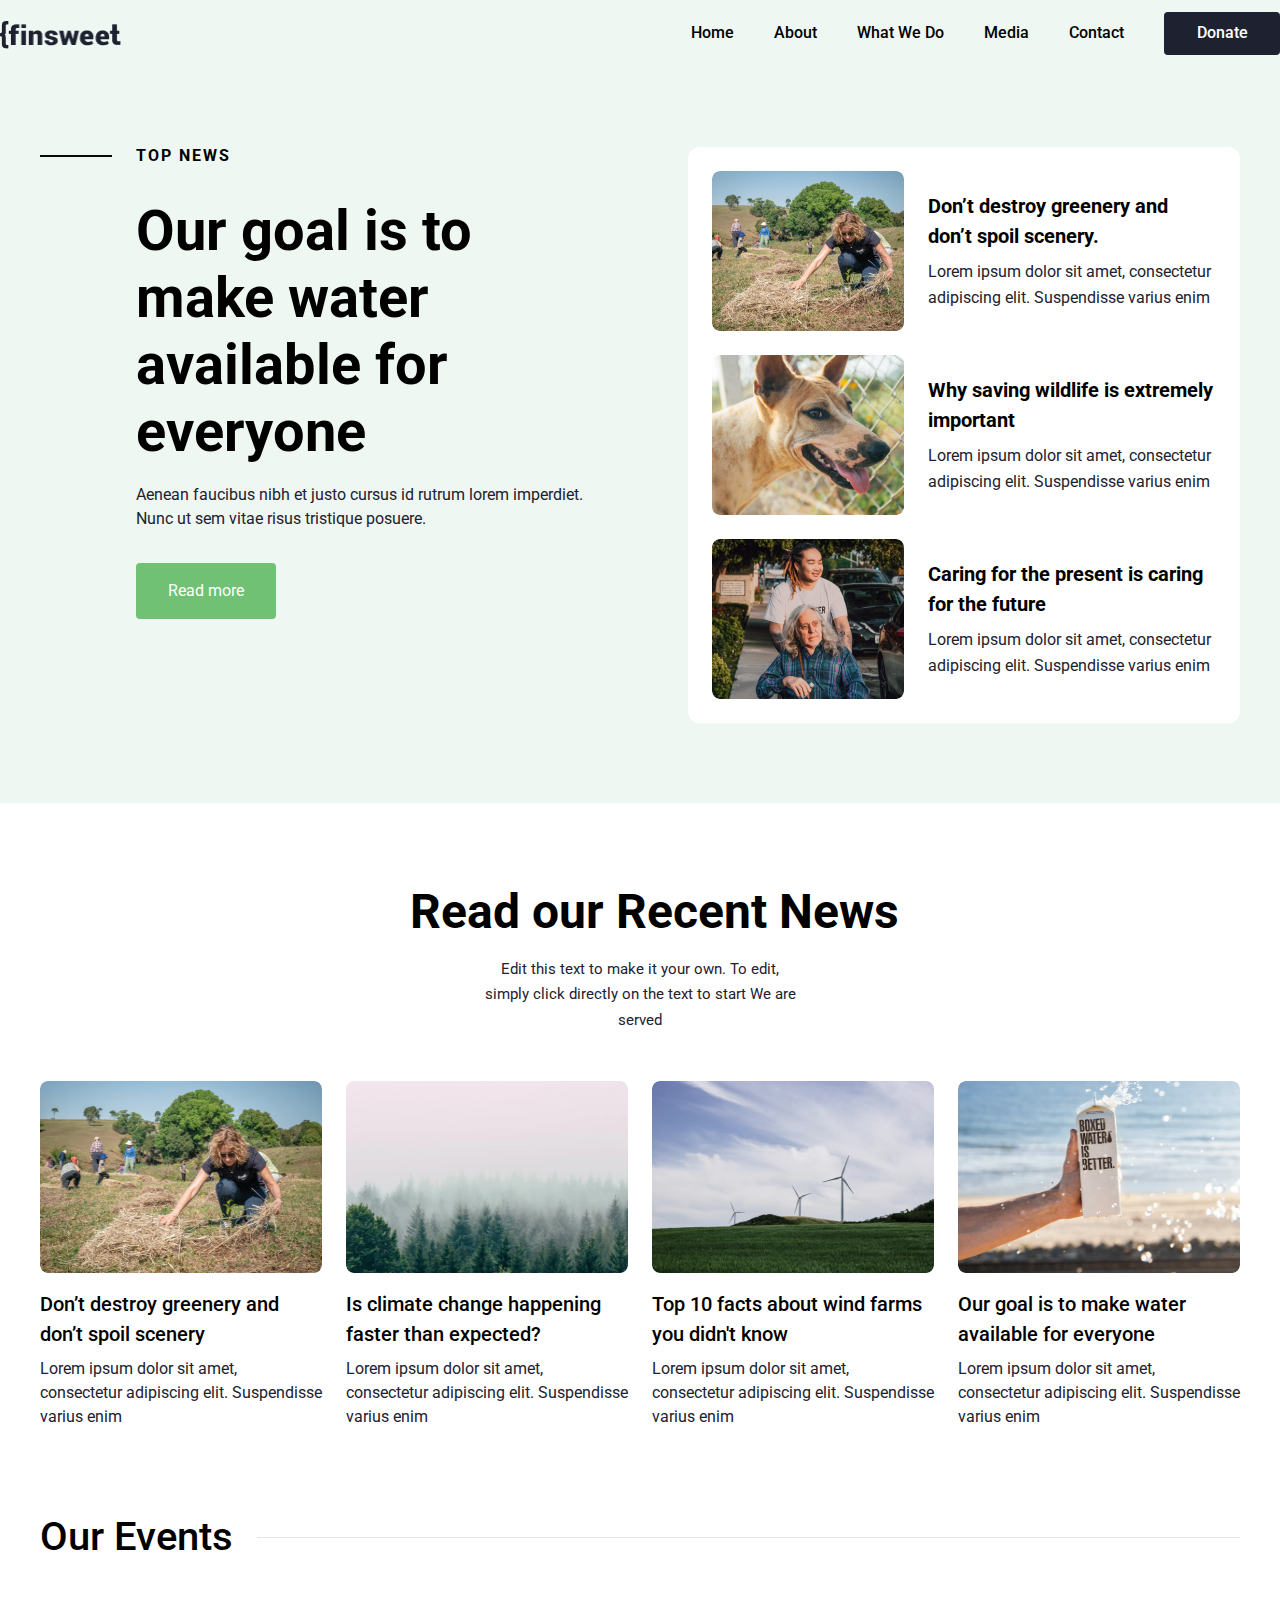
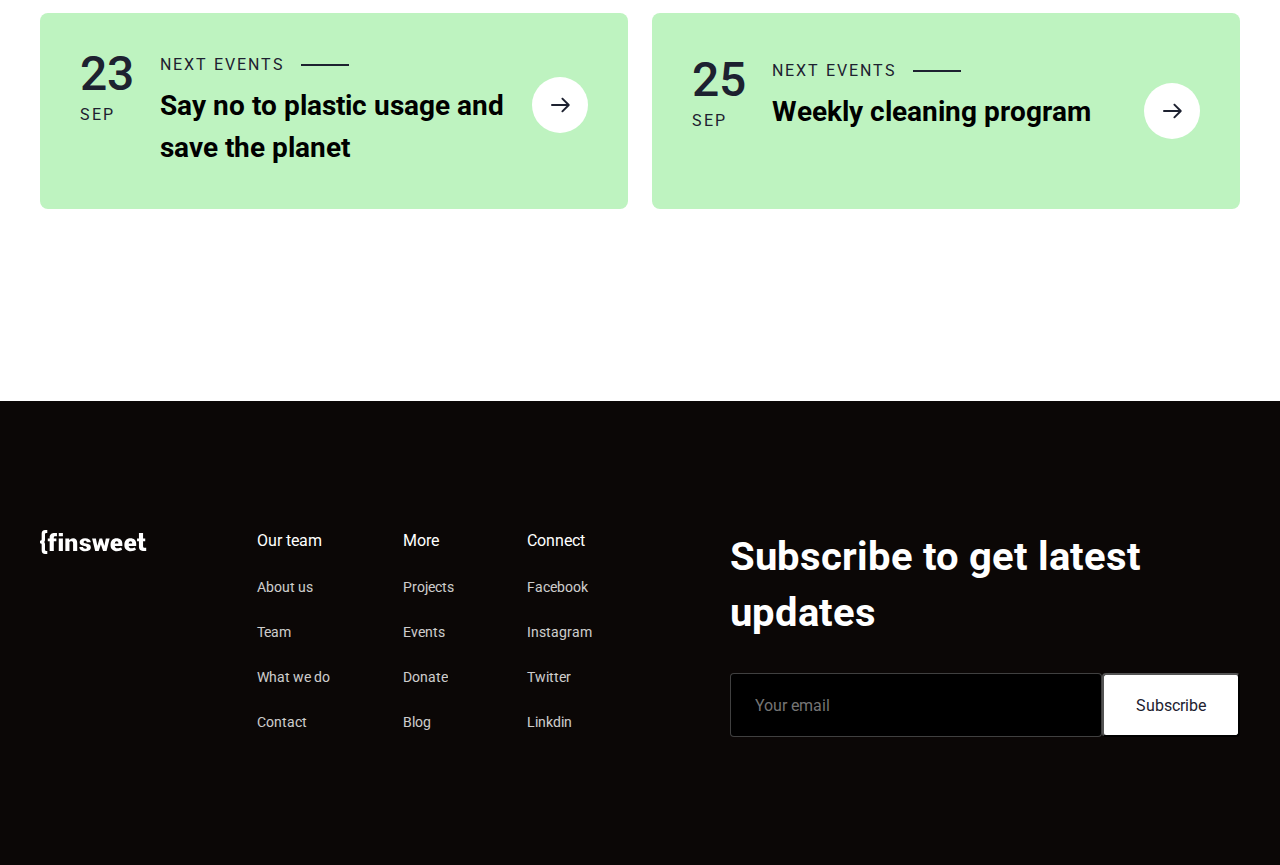
<file: media.html>
<!DOCTYPE html>
<html lang="en">
<head>
    <meta charset="UTF-8">
    <meta name="viewport" content="width=device-width, initial-scale=1.0">
    <meta charset="UTF-8">
    <meta name="viewport" content="width=device-width, initial-scale=1.0">
    <link rel="stylesheet" href="/CSS/reset.css">
    <link rel="stylesheet" href="/CSS/style.css">
    <link rel="stylesheet" href="/CSS/whatwedo.css">
    <link rel="stylesheet" href="/CSS/media.css">
    <link rel="stylesheet" href="/CSS/base.css">
    <link rel="stylesheet" href="CSS/responsive.css">
    <link rel="preconnect" href="https://fonts.googleapis.com">
    <link rel="preconnect" href="https://fonts.gstatic.com" crossorigin>
    <link href="https://fonts.googleapis.com/css2?family=Roboto:ital,wght@0,100;0,300;0,400;0,500;0,700;0,900;1,100;1,300;1,400;1,500;1,700;1,900&display=swap" rel="stylesheet">
    <title>Document</title>
</head>
<body>
  <header class="header"> 
    <div class="wrapper header-wrapper">
        <a href="/index.html" class="logo">
            <img src="/img/Logo.png" alt="Finsweet"/>
        </a>
        <nav class="header-nav">
            <ul class="header-nav__list">
              <li class="header-nav__item">
                <a href="/index.html" title="Home" class="header-nav__link">Home</a>
              </li>
              <li class="header-nav__item">
                <a href="/about.html" title="About" class="header-nav__link">About</a>
              </li>
              <li class="header-nav__item">
                <a href="/whatwedo.html" title="WhatWeDo" class="header-nav__link">What We Do</a>
              </li>
              <li class="header-nav__item">
                <a href="/media.html" title="Media" class="header-nav__link">Media</a>
              </li>
              <li class="header-nav__item">
                <a href="/contact.html" title="Contact" class="header-nav__link">Contact</a>
              </li>
              <a href="/donate.html" target="_blank" class="header-nav__button">Donate</a>
            </ul>
          </nav>
          <!-- mobile -->
          <label for="nav-mobile-input" class="bar-nav__btn">
            <svg xmlns="http://www.w3.org/2000/svg" viewBox="0 0 448 512"><!--!Font Awesome Free 6.5.2 by @fontawesome - https://fontawesome.com License - https://fontawesome.com/license/free Copyright 2024 Fonticons, Inc.--><path d="M0 96C0 78.3 14.3 64 32 64H416c17.7 0 32 14.3 32 32s-14.3 32-32 32H32C14.3 128 0 113.7 0 96zM0 256c0-17.7 14.3-32 32-32H416c17.7 0 32 14.3 32 32s-14.3 32-32 32H32c-17.7 0-32-14.3-32-32zM448 416c0 17.7-14.3 32-32 32H32c-17.7 0-32-14.3-32-32s14.3-32 32-32H416c17.7 0 32 14.3 32 32z"/></svg>
          </label>
          
          <input type="checkbox" hidden name="" class="nav-input" id="nav-mobile-input">

          <label for="nav-mobile-input" class="nav__overlay"></label>
          <nav class="header-nav__mobile">
            <label for="nav-mobile-input" class="nav__close">
              <svg width="32" height="32" viewBox="0 0 32 32" fill="none" xmlns="http://www.w3.org/2000/svg">
                <rect width="32" height="32" rx="4" fill="#1D2130"/>
                <path d="M10 22L22 10M10 10L22 22" stroke="white" stroke-width="1.5"/>
                </svg>                        
            </label>
            <ul class="header-nav__list-mobile">
              <li class="header-nav__item-mobile">
                <a href="/index.html" title="Home" class="header-nav__link-mobile">Home</a>
              </li>
              <li class="header-nav__item-mobile">
                <a href="/about.html" title="About" class="header-nav__link-mobile">About</a>
              </li>
              <li class="header-nav__item-mobile">
                <a href="/whatwedo.html" title="WhatWeDo" class="header-nav__link-mobile">What We Do</a>
              </li>
              <li class="header-nav__item-mobile">
                <a href="/media.html" title="Media" class="header-nav__link-mobile">Media</a>
              </li>
              <li class="header-nav__item-mobile">
                <a href="/contact.html" title="Contact" class="header-nav__link-mobile">Contact</a>
              </li>
              <a href="/donate.html" target="_blank" class="header-nav__button">Donate</a>
            </ul>
          </nav>
    </div>
</header>
    <main class="main-wrapper">
        <section class="section_media-header">
            <div class="media-padding">
              <div class="media-container">
                <div class="media-block__padding">
                  <div class="media-component">
                    <div class="media-block__text">
                      <div class="media-text__heading">
                        <div class="section_title-spacer"></div>
                        <h3>TOP NEWS</h3>
                      </div>
                      <div class="media-text__main">
                        <div class="main-list">
                          <h1>Our goal is to make water available for everyone</h1>
                          <div class="margin-top margin-small">
                            <p>Aenean faucibus nibh et justo cursus id rutrum lorem imperdiet. Nunc ut sem vitae risus tristique posuere.</p>
                          </div>
                          <div class="margin-top margin-medium">
                            <a href="#" class="green-btn">Read more</a>
                          </div>
                        </div>
                      </div>
                    </div>
                    <div class="media-block__trend">
                      <div class="media-trend__list">
                        <div class="media-list__item">
                          <a href="#" class="media-item__link">
                            <div class="media-link__img">
                              <img src="/img/link (1).png" alt="link">
                            </div>
                            <div class="media-link__text">
                                <h3>Don’t destroy greenery and don’t spoil scenery.</h3>
                                <div class="margin-top margin-xsmall">
                                  <p>Lorem ipsum dolor sit amet, consectetur adipiscing elit. Suspendisse varius enim</p>
                                </div>
                            </div>
                          </a>

                          <a href="#" class="media-item__link">
                            <div class="media-link__img">
                              <img src="/img/link (3).png" alt="link">
                            </div>
                            <div class="media-link__text">
                                <h3>Why saving wildlife is extremely important</h3>
                                <div class="margin-top margin-xsmall">
                                  <p>Lorem ipsum dolor sit amet, consectetur adipiscing elit. Suspendisse varius enim</p>
                                </div>
                            </div>
                          </a>

                          <a href="#" class="media-item__link">
                            <div class="media-link__img">
                              <img src="/img/link (2).png" alt="link">
                            </div>
                            <div class="media-link__text">
                                <h3>Caring for the present is caring for the future</h3>
                                <div class="margin-top margin-xsmall">
                                  <p>Lorem ipsum dolor sit amet, consectetur adipiscing elit. Suspendisse varius enim</p>
                                </div>
                            </div>
                          </a>
                        </div>
                      </div>
                    </div>
                  </div>
                </div>
              </div>
            </div>
        </section>

        <section class="section_media-recent">
          <div class="news-padding">
            <div class="news-container">
              <div class="news-padding__block">
                <div class="align-center max-width-small">
                  <div class="text-align-center">
                    <h2 class="center-text">Read our Recent News</h2>
                    <div class="margin-top margin-small">
                      <p class="sub-center">Edit this text to make it your own. To edit, simply click directly on the text to start We are served</p>
                    </div>
                  </div>
                </div>
                <div class="margin-top margin-large">
                
                  <div class="news_list-wrapper w-dyn-list">
                    <div role="item" class="news_list w-dyn-items">
                      <div class="news_item">
                        <a href="#" class="news_link w-inline-block">
                          <img src="/img/Thumbnail.png" class="fifth-content__img" alt="dsc">
                          <h3>Don’t destroy greenery and don’t spoil scenery</h3>
                          <div class="margin-top margin-xsmall">
                            <p>Lorem ipsum dolor sit amet, consectetur adipiscing elit. Suspendisse varius enim</p>
                          </div>
                        </a>
                      </div>

                      <div class="news_item">
                        <a href="#" class="news_link w-inline-block">
                          <img src="/img/Thumbnail (1).png" class="fifth-content__img" alt="dsc">
                          <h3> Is climate change happening faster than expected?</h3>
                          <div class="margin-top margin-xsmall">
                            <p>Lorem ipsum dolor sit amet, consectetur adipiscing elit. Suspendisse varius enim</p>
                          </div>
                        </a>
                      </div>

                      <div class="news_item">
                        <a href="#" class="news_link w-inline-block">
                          <img src="/img/Thumbnail (2).png" class="fifth-content__img" alt="dsc">
                          <h3>Top 10 facts about wind farms you didn't know</h3>
                          <div class="margin-top margin-xsmall">
                            <p>Lorem ipsum dolor sit amet, consectetur adipiscing elit. Suspendisse varius enim</p>
                          </div>
                        </a>
                      </div>

                      <div class="news_item">
                        <a href="#" class="news_link w-inline-block">
                          <img src="/img/Thumbnail (3).png" class="fifth-content__img" alt="dsc">
                          <h3>Our goal is to make water available for everyone</h3>
                          <div class="margin-top margin-xsmall">
                            <p>Lorem ipsum dolor sit amet, consectetur adipiscing elit. Suspendisse varius enim</p>
                          </div>
                        </a>
                      </div>
                    </div>
                  </div>
                </div>
              </div>
            </div>
          </div>
        </section>

        <section class="section_event">
          <div class="sixth-content__padding">
            <div class="sixth-content__container">
              <div class="sixth-content__heading">
                <h2>Our Events</h2>
                <div class="line"></div>
              </div>
              <div class="sixth-content__list">
                <!-- event list -->
                <div class="event-list">
                  <!-- 1 -->
                  <div class="list-item">
                    <a href="#" class="event_link ">
                      <div class="date">
                        <p class="day">23</p>
                        <p class="text-style-subheader">SEP</p>
                      </div>
                      <div class="event-right">
                        <div class="text-top">
                          <p class="text-style-subheader">Next Events</p>
                          <div class="line-dark"></div>
                        </div>
                        <div class="margin-top margin-xsmall">
                          <h3>Say no to plastic usage and save the planet</h3>
                        </div>

                      </div>
                      <div class="play-logo">
                        <img src="/icon/Arrow button.svg" alt="play">
                      </div>
                    </a>
                  </div>
                  <!-- 2 -->
                  <div class="list-item">
                    <a href="#" class="event_link ">
                      <div class="date">
                        <p class="day">25</p>
                        <p class="text-style-subheader">SEP</p>
                      </div>
                      <div class="event-right">
                        <div class="text-top">
                          <p class="text-style-subheader">Next Events</p>
                          <div class="line-dark"></div>
                        </div>
                        <div class="margin-top margin-xsmall">
                          <h3>Weekly cleaning program</h3>
                        </div>

                      </div>
                      <div class="play-logo">
                        <img src="/icon/Arrow button.svg" alt="play">
                      </div>
                    </a>
                  </div>
                </div>
              </div>
            </div>
          </div>
          <div class="padding-bottom padding-huge"></div>
        </section>
      </main>
        <!-- footer -->
        <footer class="footer_component">
          <div class="footer_padding">
            <div class="footer_container">
              <div class="footer_block">
                <div class="footer_content">
                  <div class="footer_content-left">
                    <a href="#" class="footer-logo"><img src="/icon/Logo-theme.svg" alt="theme"></a>
                  </div>
                  <div class="footer_content-right">
                    <div class="footer_list">
                      <div class="footer_list-link">
                        <div>Our team</div>
                        <a href="/about-us" class="footer_link">About us</a>
                        <a href="/team" class="footer_link">Team</a>
                        <a href="/what-we-do" class="footer_link">What we do</a>
                        <a href="/contact" class="footer_link">Contact</a>
                      </div>

                      <div class="footer_list-link">
                        <div>More</div>
                        <a href="/about-us" class="footer_link">Projects</a>
                        <a href="/team" class="footer_link">Events</a>
                        <a href="/what-we-do" class="footer_link">Donate</a>
                        <a href="/contact" class="footer_link">Blog</a>
                      </div>

                      <div class="footer_list-link">
                        <div>Connect</div>
                        <a href="/about-us" class="footer_link">Facebook</a>
                        <a href="/team" class="footer_link">Instagram</a>
                        <a href="/what-we-do" class="footer_link">Twitter</a>
                        <a href="/contact" class="footer_link">Linkdin</a>
                      </div>
                    </div>
                    <div class="form_submit">
                      <h2>Subscribe to get latest updates</h2>
                      <form action="" class="footer_form">
                        <div class="footer_form-field-wrapper">
                          <input class="form_input is-footer-input w-input" maxlength="256" name="name-2" data-name="Name 2" placeholder="Your email" type="text" id="name-2">
                          <input type="submit" data-wait="Please wait..." class="button-secondary is-no-hover-movement w-button" value="Subscribe">
                        </div>
                      </form>
                    </div>
                  </div>
                </div>
              </div>
            </div>
          </div>
        </footer>

</body>
</html>
</file>
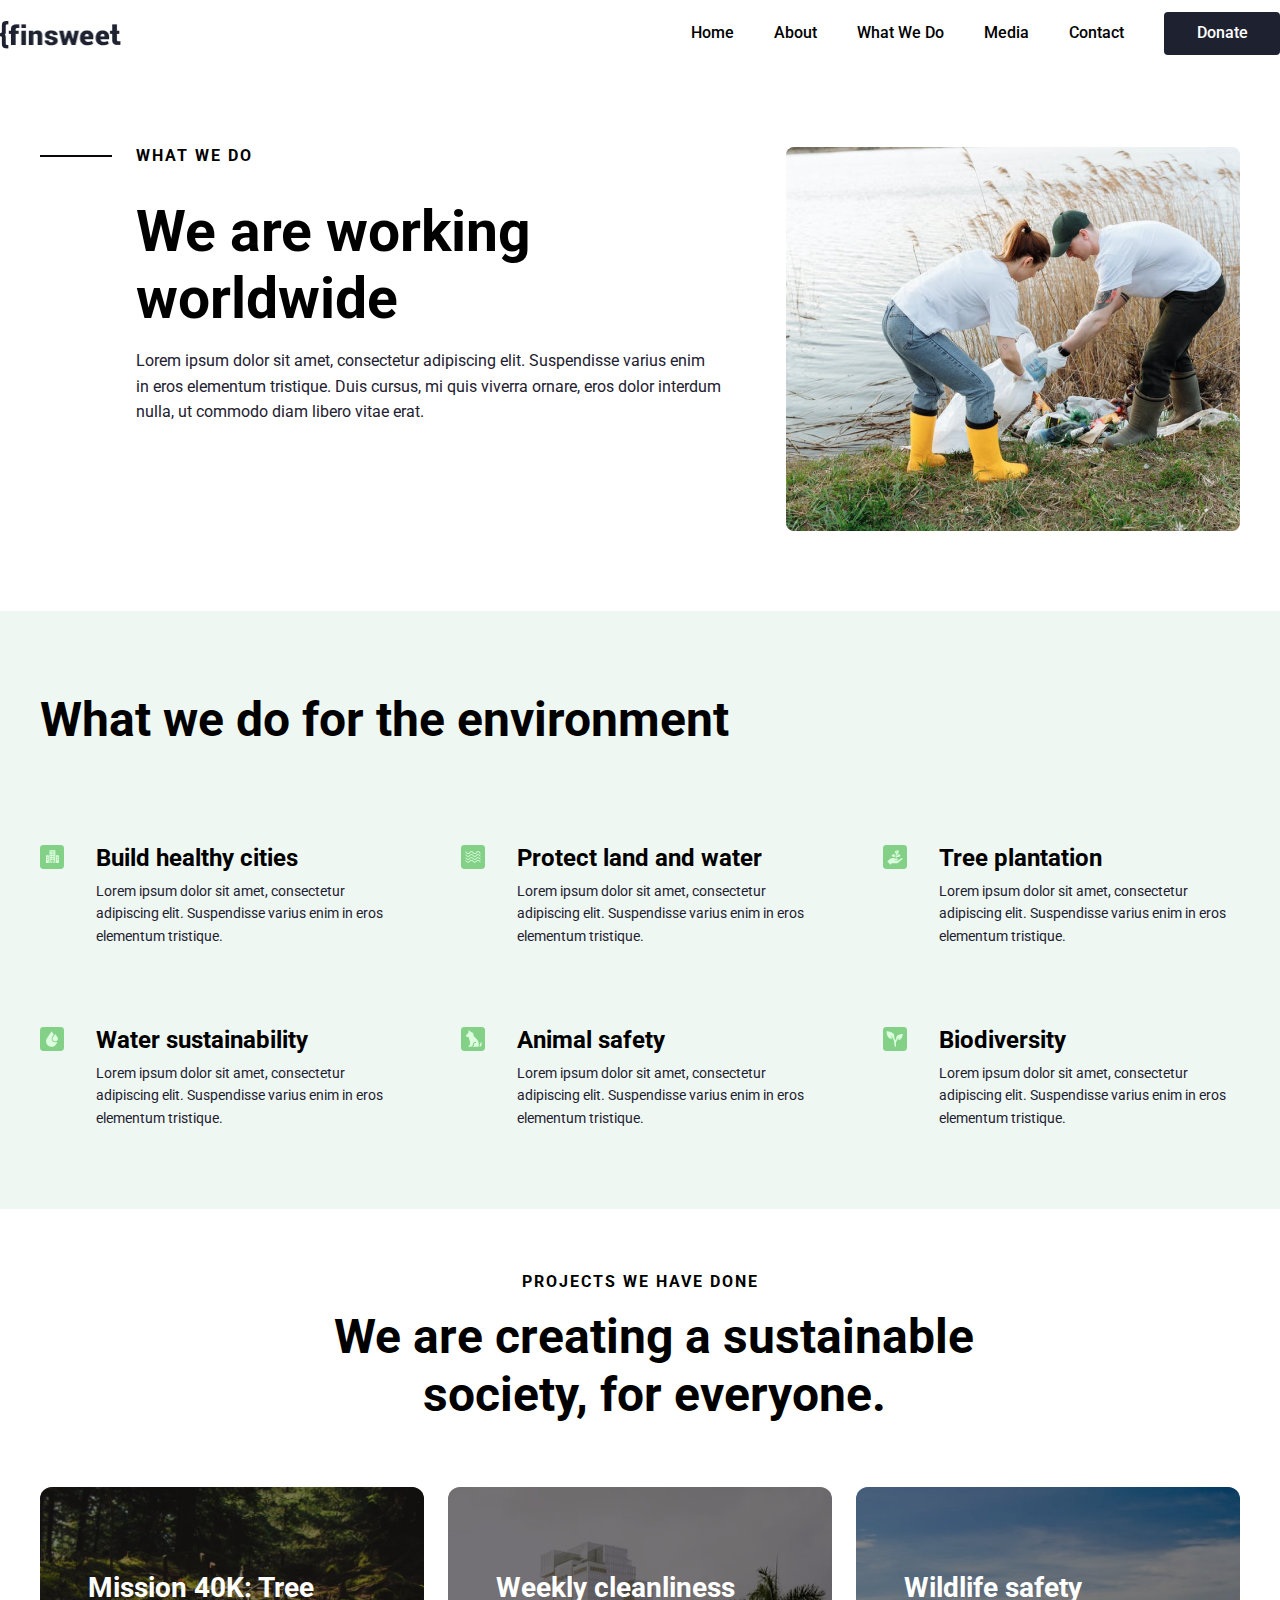
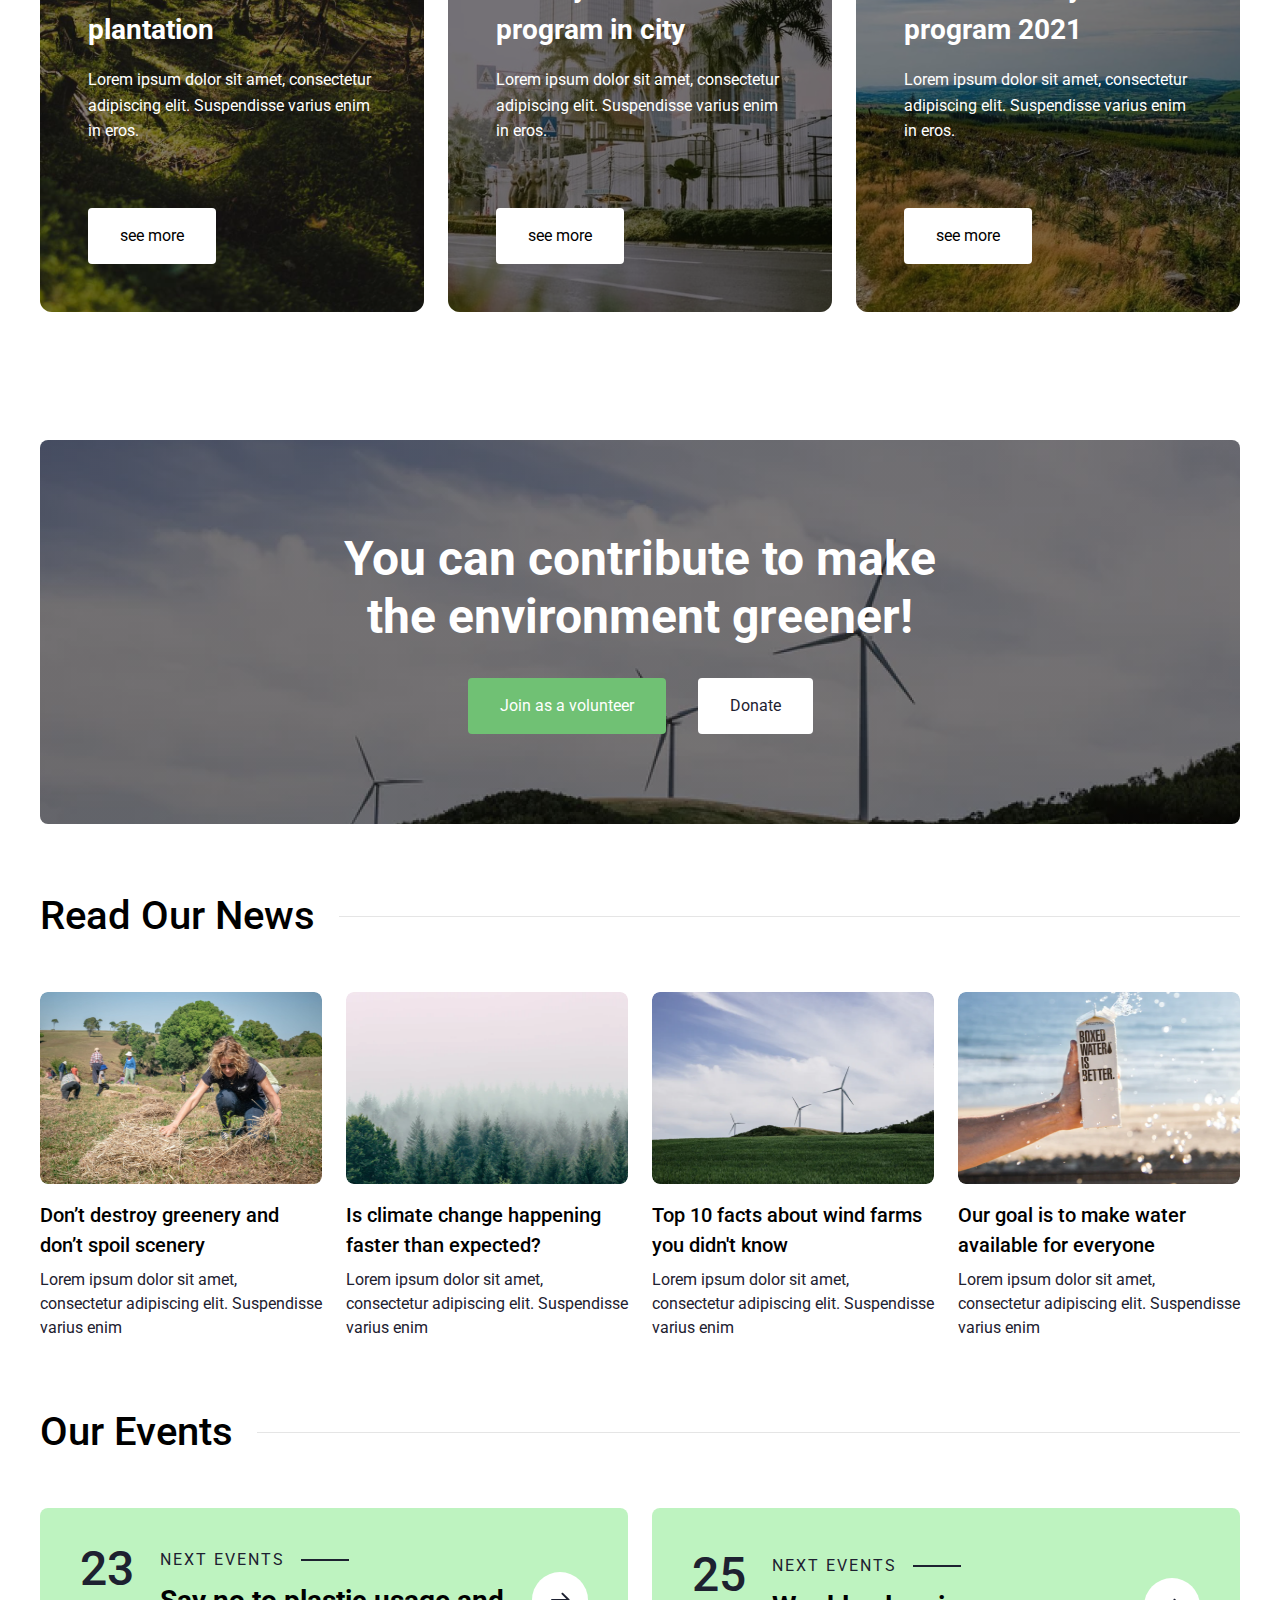
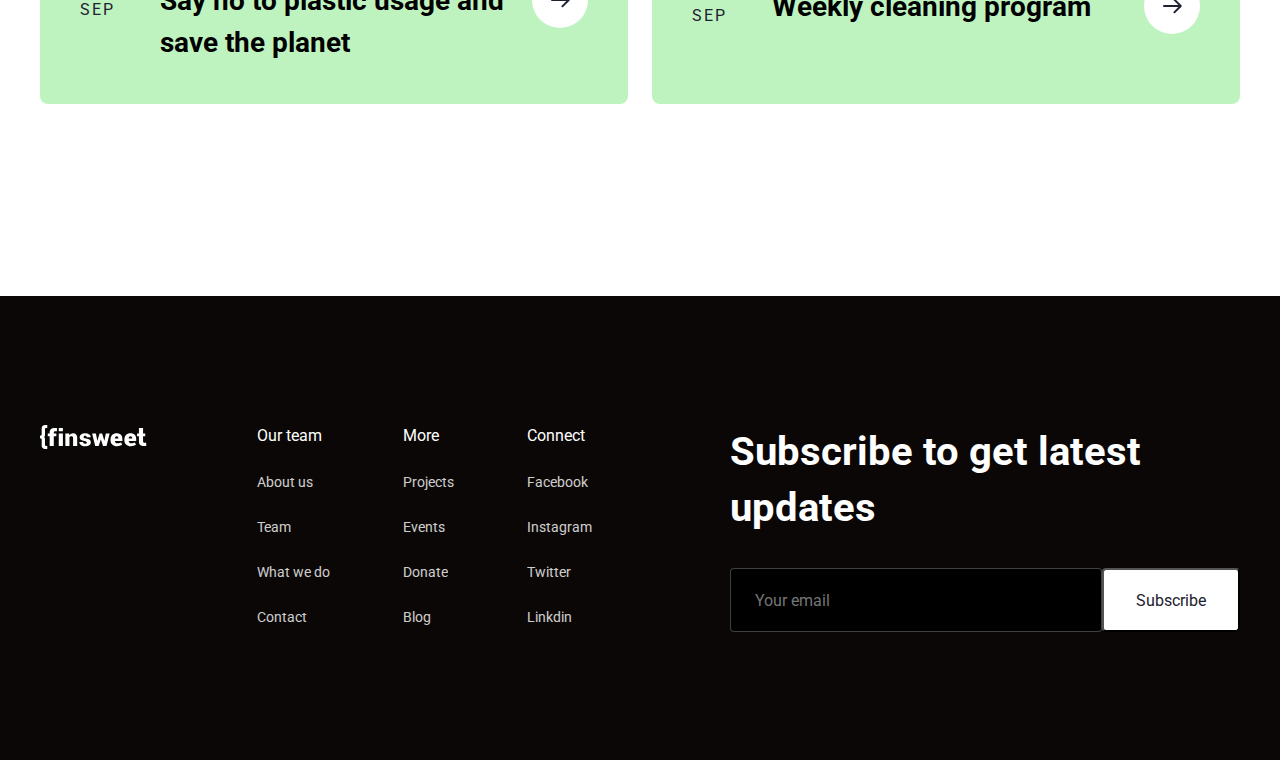
<file: whatwedo.html>
<!DOCTYPE html>
<html lang="en">
<head>
    <meta charset="UTF-8">
    <meta name="viewport" content="width=device-width, initial-scale=1.0">
    <link rel="stylesheet" href="/CSS/reset.css">
    <link rel="stylesheet" href="/CSS/style.css">
    <link rel="stylesheet" href="/CSS/whatwedo.css">
    <link rel="stylesheet" href="/CSS/base.css">
    <link rel="stylesheet" href="CSS/responsive.css">
    <link rel="preconnect" href="https://fonts.googleapis.com">
    <link rel="preconnect" href="https://fonts.gstatic.com" crossorigin>
    <link href="https://fonts.googleapis.com/css2?family=Roboto:ital,wght@0,100;0,300;0,400;0,500;0,700;0,900;1,100;1,300;1,400;1,500;1,700;1,900&display=swap" rel="stylesheet">
    <title>Document</title>
</head>
<body>
  <header class="header"> 
    <div class="wrapper header-wrapper">
        <a href="/index.html" class="logo">
            <img src="/img/Logo.png" alt="Finsweet"/>
        </a>
        <nav class="header-nav">
            <ul class="header-nav__list">
              <li class="header-nav__item">
                <a href="/index.html" title="Home" class="header-nav__link">Home</a>
              </li>
              <li class="header-nav__item">
                <a href="/about.html" title="About" class="header-nav__link">About</a>
              </li>
              <li class="header-nav__item">
                <a href="/whatwedo.html" title="WhatWeDo" class="header-nav__link">What We Do</a>
              </li>
              <li class="header-nav__item">
                <a href="/media.html" title="Media" class="header-nav__link">Media</a>
              </li>
              <li class="header-nav__item">
                <a href="/contact.html" title="Contact" class="header-nav__link">Contact</a>
              </li>
              <a href="/donate.html" target="_blank" class="header-nav__button">Donate</a>
            </ul>
          </nav>
          <!-- mobile -->
          <label for="nav-mobile-input" class="bar-nav__btn">
            <svg xmlns="http://www.w3.org/2000/svg" viewBox="0 0 448 512"><!--!Font Awesome Free 6.5.2 by @fontawesome - https://fontawesome.com License - https://fontawesome.com/license/free Copyright 2024 Fonticons, Inc.--><path d="M0 96C0 78.3 14.3 64 32 64H416c17.7 0 32 14.3 32 32s-14.3 32-32 32H32C14.3 128 0 113.7 0 96zM0 256c0-17.7 14.3-32 32-32H416c17.7 0 32 14.3 32 32s-14.3 32-32 32H32c-17.7 0-32-14.3-32-32zM448 416c0 17.7-14.3 32-32 32H32c-17.7 0-32-14.3-32-32s14.3-32 32-32H416c17.7 0 32 14.3 32 32z"/></svg>
          </label>
          
          <input type="checkbox" hidden name="" class="nav-input" id="nav-mobile-input">

          <label for="nav-mobile-input" class="nav__overlay"></label>
          <nav class="header-nav__mobile">
            <label for="nav-mobile-input" class="nav__close">
              <svg width="32" height="32" viewBox="0 0 32 32" fill="none" xmlns="http://www.w3.org/2000/svg">
                <rect width="32" height="32" rx="4" fill="#1D2130"/>
                <path d="M10 22L22 10M10 10L22 22" stroke="white" stroke-width="1.5"/>
                </svg>                        
            </label>
            <ul class="header-nav__list-mobile">
              <li class="header-nav__item-mobile">
                <a href="/index.html" title="Home" class="header-nav__link-mobile">Home</a>
              </li>
              <li class="header-nav__item-mobile">
                <a href="/about.html" title="About" class="header-nav__link-mobile">About</a>
              </li>
              <li class="header-nav__item-mobile">
                <a href="/whatwedo.html" title="WhatWeDo" class="header-nav__link-mobile">What We Do</a>
              </li>
              <li class="header-nav__item-mobile">
                <a href="/media.html" title="Media" class="header-nav__link-mobile">Media</a>
              </li>
              <li class="header-nav__item-mobile">
                <a href="/contact.html" title="Contact" class="header-nav__link-mobile">Contact</a>
              </li>
              <a href="/donate.html" target="_blank" class="header-nav__button">Donate</a>
            </ul>
          </nav>
    </div>
</header>
    <!-- main -->
     <main class="main-wrapper">

        <section class="section_what-we-header">
            <div class="first-content__padding">
                <div class="first-content__container">
                    <div class="first-content__block">
                        <div class="block-component">
                            <div class="block-text__wrapper">
                               <div class="wrapper-line">
                                <div class="section_title-spacer"></div>
                                <h3>WHAT WE DO</h3>
                               </div>
                               <div class="padding-left padding-huge">
                                <h1>We are working worldwide</h1>
                                <div class="margin-top margin-small">
                                  <p>Lorem ipsum dolor sit amet, consectetur adipiscing elit. Suspendisse varius enim in eros elementum tristique. Duis cursus, mi quis viverra ornare, eros dolor interdum nulla, ut commodo diam libero vitae erat.</p>
                                 </div>
                               </div>
                            </div>
                            <div class="block-img__wrapper">
                              <img src="/img/farm.png" alt="farm">
                            </div>
                        </div>
                    </div>
                </div>
            </div>
        </section>

        <section class="section_what-we-do">
          <div class="second-content__padding">
            <div class="second-content__container">
              <div class="second-content__block">
                <h2>What we do for the environment</h2>
                <div class="block-list__item">
                  <!-- 1 -->
                  <div class="item">
                    <img src="/icon/New folder/Icon.svg" alt="logo">
                    <div class="text-block">
                      <h3 class="heading-style-h4">Build healthy cities</h3>
                      <p class="margin-top margin-xsmall">Lorem ipsum dolor sit amet, consectetur adipiscing elit. Suspendisse varius enim in eros elementum tristique.</p>
                    </div>
                  </div>
                  <!-- 2 -->
                  <div class="item">
                    <img src="/icon/New folder/Icon (1).svg" alt="logo">
                    <div class="text-block">
                      <h3 class="heading-style-h4">Protect land and water</h3>
                      <p class="margin-top margin-xsmall">Lorem ipsum dolor sit amet, consectetur adipiscing elit. Suspendisse varius enim in eros elementum tristique.</p>
                    </div>
                  </div>
                  <!-- 3 -->
                  <div class="item">
                    <img src="/icon/New folder/Icon (2).svg" alt="logo">
                    <div class="text-block">
                      <h3 class="heading-style-h4">Tree plantation</h3>
                      <p class="margin-top margin-xsmall">Lorem ipsum dolor sit amet, consectetur adipiscing elit. Suspendisse varius enim in eros elementum tristique.</p>
                    </div>
                  </div>
                  <!-- 4 -->
                  <div class="item">
                    <img src="/icon/New folder/Icon (3).svg" alt="logo">
                    <div class="text-block">
                      <h3 class="heading-style-h4">Water sustainability</h3>
                      <p class="margin-top margin-xsmall">Lorem ipsum dolor sit amet, consectetur adipiscing elit. Suspendisse varius enim in eros elementum tristique.</p>
                    </div>
                  </div>
                  <!-- 5 -->
                  <div class="item">
                    <img src="/icon/New folder/Icon (4).svg" alt="logo">
                    <div class="text-block">
                      <h3 class="heading-style-h4">Animal safety</h3>
                      <p class="margin-top margin-xsmall">Lorem ipsum dolor sit amet, consectetur adipiscing elit. Suspendisse varius enim in eros elementum tristique.</p>
                    </div>
                  </div>
                  <!-- 6 -->
                  <div class="item">
                    <img src="/icon/New folder/Icon (5).svg" alt="logo">
                    <div class="text-block">
                      <h3 class="heading-style-h4">Biodiversity</h3>
                      <p class="margin-top margin-xsmall">Lorem ipsum dolor sit amet, consectetur adipiscing elit. Suspendisse varius enim in eros elementum tristique.</p>
                    </div>
                  </div>
                </div>
              </div>
            </div>
          </div>
        </section>

        <section class="section_what-we-projects">
          <div class="third-content__padding">
            <div class="third-content__container">
              <div class="third-content__block">
                <div class="align-center max-width-small">
                  <div class="text-align-center">
                    <h3>PROJECTS WE HAVE DONE</h3>
                  </div>
                  <div class="margin-top margin-small">
                    <div class="text-align-center">
                      <h2>We are creating a sustainable society, for everyone.</h2>
                    </div>
                  </div>
                </div>
                <div class="margin-top margin-xlarge">
                  <div class="third-content-project__component">
                    <div class="third-content-project__component-list">
                      <div role="list" class="third-content-project__list">
                        <div role="listitem" class="project-item">
                          <a href="#" class="project_content w-inline-block">
                            <h3>Mission 40K: Tree plantation</h3>
                            <div class="text-dcs">
                              <p class="">Lorem ipsum dolor sit amet, consectetur adipiscing elit. Suspendisse varius enim in eros.</p>
                            </div>
                            <div class="button-is-white">
                              <div>see more</div>
                            </div>
                          </a>
                          <img src="/img/hill1.png" class="project_back-image" alt="hill">
                        </div>

                        <div role="listitem" class="project-item">
                          <a href="#" class="project_content w-inline-block">
                            <h3>Weekly cleanliness program in city</h3>
                            <div class="text-dcs">
                              <p class="">Lorem ipsum dolor sit amet, consectetur adipiscing elit. Suspendisse varius enim in eros.</p>
                            </div>
                            <div class="button-is-white">
                              <div>see more</div>
                            </div>
                          </a>
                          <img src="/img/city1.png" class="project_back-image" alt="hill">
                        </div>

                        <div role="listitem" class="project-item">
                          <a href="#" class="project_content w-inline-block">
                            <h3>Wildlife safety program 2021</h3>
                            <div class="text-dcs">
                              <p>Lorem ipsum dolor sit amet, consectetur adipiscing elit. Suspendisse varius enim in eros.</p>
                            </div>
                            <div class="button-is-white">
                              <div>see more</div>
                            </div>
                          </a>
                          <img src="/img/hill2.png" class="project_back-image" alt="hill">
                        </div>
                      </div>
                    </div>
                  </div>
                </div>
              </div>
            </div>
          </div>
        </section>

        <section class="section_cta">
          <div class="fourth-content__padding">
            <div class="fourth-content__container">
              <div class="fourth-content__component">
                <div class="cta-component">
                  <div class="max-width-medium">
                    <h2>You can contribute to make the environment greener!</h2>
                  <div class="cta-button">
                    <a href="#" class="green-btn">Join as a volunteer</a>
                    <a href="#" class="white-btn">Donate</a>
                  </div>
                </div>
                </div>
              </div>
            </div>
          </div>
        </section>

        <section class="section_new">
          <div class="fifth-content__padding">
            <div class="fifth-content__container">
              <div class="fifth-content__block">
                <div class="fifth-content__heading">
                  <h2>Read Our News</h2>
                  <div class="line"></div>
                </div>
                <div class="fifth-content__news">
                  <div class="news_list-wrapper w-dyn-list">
                    <div role="item" class="news_list w-dyn-items">
                      <div class="news_item">
                        <a href="#" class="news_link w-inline-block">
                          <img src="/img/Thumbnail.png" class="fifth-content__img" alt="dsc">
                          <h3>Don’t destroy greenery and don’t spoil scenery</h3>
                          <div class="margin-top margin-xsmall">
                            <p>Lorem ipsum dolor sit amet, consectetur adipiscing elit. Suspendisse varius enim</p>
                          </div>
                        </a>
                      </div>

                      <div class="news_item">
                        <a href="#" class="news_link w-inline-block">
                          <img src="/img/Thumbnail (1).png" class="fifth-content__img" alt="dsc">
                          <h3> Is climate change happening faster than expected?</h3>
                          <div class="margin-top margin-xsmall">
                            <p>Lorem ipsum dolor sit amet, consectetur adipiscing elit. Suspendisse varius enim</p>
                          </div>
                        </a>
                      </div>

                      <div class="news_item">
                        <a href="#" class="news_link w-inline-block">
                          <img src="/img/Thumbnail (2).png" class="fifth-content__img" alt="dsc">
                          <h3>Top 10 facts about wind farms you didn't know</h3>
                          <div class="margin-top margin-xsmall">
                            <p>Lorem ipsum dolor sit amet, consectetur adipiscing elit. Suspendisse varius enim</p>
                          </div>
                        </a>
                      </div>

                      <div class="news_item">
                        <a href="#" class="news_link w-inline-block">
                          <img src="/img/Thumbnail (3).png" class="fifth-content__img" alt="dsc">
                          <h3>Our goal is to make water available for everyone</h3>
                          <div class="margin-top margin-xsmall">
                            <p>Lorem ipsum dolor sit amet, consectetur adipiscing elit. Suspendisse varius enim</p>
                          </div>
                        </a>
                      </div>
                    </div>
                  </div>
                </div>
              </div>
            </div>
          </div>
        </section>

        <section class="section_event">
          <div class="sixth-content__padding">
            <div class="sixth-content__container">
              <div class="sixth-content__heading">
                <h2>Our Events</h2>
                <div class="line"></div>
              </div>
              <div class="sixth-content__list">
                <!-- event list -->
                <div class="event-list">
                  <!-- 1 -->
                  <div class="list-item">
                    <a href="#" class="event_link ">
                      <div class="date">
                        <p class="day">23</p>
                        <p class="text-style-subheader">SEP</p>
                      </div>
                      <div class="event-right">
                        <div class="text-top">
                          <p class="text-style-subheader">Next Events</p>
                          <div class="line-dark"></div>
                        </div>
                        <div class="margin-top margin-xsmall">
                          <h3>Say no to plastic usage and save the planet</h3>
                        </div>

                      </div>
                      <div class="play-logo">
                        <img src="/icon/Arrow button.svg" alt="play">
                      </div>
                    </a>
                  </div>
                  <!-- 2 -->
                  <div class="list-item">
                    <a href="#" class="event_link ">
                      <div class="date">
                        <p class="day">25</p>
                        <p class="text-style-subheader">SEP</p>
                      </div>
                      <div class="event-right">
                        <div class="text-top">
                          <p class="text-style-subheader">Next Events</p>
                          <div class="line-dark"></div>
                        </div>
                        <div class="margin-top margin-xsmall">
                          <h3>Weekly cleaning program</h3>
                        </div>

                      </div>
                      <div class="play-logo">
                        <img src="/icon/Arrow button.svg" alt="play">
                      </div>
                    </a>
                  </div>
                </div>
              </div>
            </div>
          </div>
          <div class="padding-bottom padding-huge"></div>
        </section>
      </main>
        <!-- footer -->
        <footer class="footer_component">
          <div class="footer_padding">
            <div class="footer_container">
              <div class="footer_block">
                <div class="footer_content">
                  <div class="footer_content-left">
                    <a href="#" class="footer-logo"><img src="/icon/Logo-theme.svg" alt="theme"></a>
                  </div>
                  <div class="footer_content-right">
                    <div class="footer_list">
                      <div class="footer_list-link">
                        <div>Our team</div>
                        <a href="/about-us" class="footer_link">About us</a>
                        <a href="/team" class="footer_link">Team</a>
                        <a href="/what-we-do" class="footer_link">What we do</a>
                        <a href="/contact" class="footer_link">Contact</a>
                      </div>

                      <div class="footer_list-link">
                        <div>More</div>
                        <a href="/about-us" class="footer_link">Projects</a>
                        <a href="/team" class="footer_link">Events</a>
                        <a href="/what-we-do" class="footer_link">Donate</a>
                        <a href="/contact" class="footer_link">Blog</a>
                      </div>

                      <div class="footer_list-link">
                        <div>Connect</div>
                        <a href="/about-us" class="footer_link">Facebook</a>
                        <a href="/team" class="footer_link">Instagram</a>
                        <a href="/what-we-do" class="footer_link">Twitter</a>
                        <a href="/contact" class="footer_link">Linkdin</a>
                      </div>
                    </div>
                    <div class="form_submit">
                      <h2>Subscribe to get latest updates</h2>
                      <form action="" class="footer_form">
                        <div class="footer_form-field-wrapper">
                          <input class="form_input is-footer-input w-input" maxlength="256" name="name-2" data-name="Name 2" placeholder="Your email" type="text" id="name-2">
                          <input type="submit" data-wait="Please wait..." class="button-secondary is-no-hover-movement w-button" value="Subscribe">
                        </div>
                      </form>
                    </div>
                  </div>
                </div>
              </div>
            </div>
          </div>
        </footer>


  
</body>
</html>
</file>
<file: CSS/style.css>
/* header */

header{
  height: 67px;
  background-color: #FFFFFF 
}
/* mobile */
.bar-nav__btn{
  width: 28px;
  height: 28px;
  color: black;
  display: none;
  margin-right: 8px;
}
.nav__overlay{
  position: fixed;
  top: 0;
  bottom: 0;
  left: 0;
  right: 0;
  background-color: rgba(0, 0, 0, 0.3);
  z-index: 100;
  display: none;
  animation: fadeIn linear 0.3s;
}
.header-nav__mobile{
  position: fixed;
  top: 0;
  right: 0;
  bottom: 0;
  width: 240px;
  max-width: 100%;
  background-color: #FFFFFF;
  z-index: 100;
  transform: translateX(100%);
  transition: transform linear 0.2s, opacity linear 0.2s;
  opacity: 0;
}

.header-nav__list-mobile{
  margin-top: 24px;

}
.header-nav__link-mobile{
  text-decoration: none;
  color: var(--black);
  display: block;
  padding: 8px 1rem;
  font-size: 1.4rem;
}
.nav__close{
  width: 28px;
  height: 28px;
  color: black;
  position: absolute;
  top: 1rem;
  right: 1rem;
}

.nav-input:checked ~ .nav__overlay{
  display: block;
}
.nav-input:checked ~ .header-nav__mobile{
  transform: translateX(0%);
  opacity: 1;
}
.header-nav__link-mobile:hover{
  color:  rgba(0, 0, 0, 0.5);
}
/* end mobile */

.header-wrapper{
  display: flex;
  justify-content: space-between;
  align-items: center;
  height: 100%;
  margin-left: auto;
  margin-right: auto;
  
}

.logo{
  width: 122px;
height: 28px;
top: 19.5px;
left: 110px;
padding: 0.48px 0.59px 0.09px 0px;

}

.header-nav li a:hover{
  color: black;
  font-weight: 600;
}
.header-nav__list{
  display: flex;
  align-items: center;
  gap: 40px;
  font-family: Roboto;
  font-size: 16px;
  font-weight: 500;
  line-height: 18.75px;

}

.header-nav__item{
  color:inherit;
}
.header-nav__button{
  display: flex;
  align-items: center;
  width:116px;
  height:43px;
  top: 12px;
  left: 1274px;
  padding: 12px 32px 12px 32px;
  gap: 10px;
  border-radius: 4px 0px 0px 0px;
  opacity: 0px;
  background-color: #1D2130 ;
  color: #FFFFFF;
  border-radius: 4px;
  gap: 10px;
  justify-content: center;

}

/* end-header */

/* banner */
.section_home-header{
  color: #fff;
    background-image: linear-gradient(rgba(11, 7, 6, .4), rgba(11, 7, 6, .4)), url(/img/BG\ Image.png);
    background-position: 0 0, 50%;
    background-size: auto, cover;
    padding-top: 8rem;
    padding-bottom: 4rem;
}
.home-padding{
  padding-left: 2.5rem;
    padding-right: 2.5rem;
}
.home-container{
  margin-right: auto !important;
  margin-left: auto !important;
  width: 100%;
  max-width: 80rem;
}
.max-width-medium{
  max-width: 40rem;
}
.max-width-medium h1{
  font-family: Roboto;
  font-size: 64px;
  font-weight: 700;
  line-height: 76.8px;
}

.home_header_button-row{
  margin-top: 3rem;
  display: flex;
}
.button-white{
  color: var(--text-primary);
  background-color: #fff;
  text-align: center;
  border-radius: .25rem;
  justify-content: center;
  align-items: center;
  padding: 1rem 2rem;
  text-decoration: none;
  transition: transform .2s, background-color .2s;
  display: inline-block;
  /* position: relative; */
  font-family: Roboto;
font-size: 16px;
font-weight: 500;
line-height: 18.75px;

}
.play-btn{
  align-items: center;
    margin-left: 1.5rem;
    padding: .75rem 1rem;
    transition: transform .2s;
    display: flex;
    max-width: 100%;
}
.playicon{
  width: 1.5rem;
    height: 1.5rem;
    flex: none;
    justify-content: center;
    align-items: center;
    margin-right: .5rem;
}
.home_header_stats-row {
  grid-column-gap: 1.5rem;
  grid-row-gap: .75rem;
  grid-template-rows: auto;
  grid-template-columns: max-content 1fr max-content;
  grid-auto-columns: 1fr;
  align-items: center;
  margin-top: 2rem;
  display: grid;
}
.home_header_stats-row-spacer {
  height: 1px;
  background-color: var(--border);
}
/* about */
.home_about_top-row{
  grid-column-gap: 6rem;
  grid-row-gap: 2rem;
  grid-template-rows: auto;
  grid-template-columns: 1.5fr 1fr;
  grid-auto-columns: 1fr;
  align-items: center;
  display: grid;
}
.section_title-wrapper__style {
  grid-column-gap: 1.5rem;
  grid-row-gap: 1rem;
  grid-template-rows: auto;
  grid-template-columns: 4.5rem 1fr;
  grid-auto-columns: 1fr;
  align-items: center;
  margin-bottom: 2rem;
  display: grid;
}
.section_title-wrapper__style h3{
  font-family: Roboto;
font-size: 16px;
font-weight: 700;
line-height: 18.75px;
letter-spacing: 2px;

}
.section_title-bot{
  padding-left: 6rem;
}
.section_title-bot h2{
  margin-top: 0;
  margin-bottom: 0;
  font-size: 3rem;
  font-weight: 700;
  line-height: 1.2;
}
.section_title-bot p{
font-family: Roboto;
font-size: 16px;
font-weight: 400;
line-height: 25.6px;
color: var(--secondary-text);
}
.home_about-right{
  height: 100%;
    border-radius: .75rem;
    justify-content: center;
    align-items: center;
    display: flex;
    position: relative;
    overflow: hidden;
    max-width: 100%;
}
.home_about_bot-row{
  margin-top: 4rem;
}
.home_about-title{
  grid-column-gap: 1.5rem;
    grid-row-gap: 0rem;
    grid-template-rows: auto;
    grid-template-columns: max-content;
    grid-auto-columns: 1fr;
    grid-auto-flow: column;
    align-items: center;
    display: grid;
}
/* end about */
/* process */
.section_home-process{
  background-color: var(--green-tertiary);
}
.home_padding-block{
  padding-top: 8rem;
    padding-bottom: 8rem;
}
.home_process_component{
  grid-column-gap: 6rem;
    grid-row-gap: 3rem;
    grid-template-rows: auto;
    grid-template-columns: 1.5fr 1fr;
    grid-auto-columns: 1fr;
    display: grid;

}
.process_left{
  padding-left: 6rem;
}
.process_left h2{
font-family: Roboto;
font-size: 48px;
font-weight: 700;
line-height: 57.6px;
}
.process_left p{
font-family: Roboto;
font-size: 16px;
font-weight: 400;
line-height: 25.6px;
}

.home_process_list{
  grid-column-gap: 0rem;
    grid-row-gap: 1.5rem;
    border-left: 1px solid var(--border);
    grid-template-rows: auto;
    grid-template-columns: 1fr;
    grid-auto-columns: 1fr;
    margin-top: 2rem;
    display: grid;
}
.home_process_list-item{
  padding-left: 1.5rem;
    display: flex;
}
.home_process_icon-wrapper{
  width: 2rem;
    height: 2rem;
    flex: none;
    margin-top: .125rem;
    margin-right: 1.5rem;
}
.process_right{
  border-radius: .75rem;
    overflow: hidden;
    width: 100%;
    height: 100%;
    object-fit: cover;
}
.process_right img{
  max-width: 100%;
    display: inline-block;
    width: 100%;
    height: 100%;
    object-fit: cover;
}
/* what we */
.main-title{
  padding-left: 6rem;
font-family: Roboto;
font-size: 48px;
font-weight: 700;
line-height: 57.6px;
}
/* stats */
.section_home-stats{
  background-color: var(--black);
  color: #fff;
}
.home_stats_component{
  justify-content: space-between;
    align-items: center;
    display: flex;
}
.stats_left{
  width: 40rem;
  margin-right: 6rem;
}
.stats_left h2{
font-family: Roboto;
font-size: 48px;
font-weight: 700;
line-height: 57.6px;
}
.stats_left p{
font-family: Roboto;
font-size: 16px;
font-weight: 400;
line-height: 25.6px;
color: var(--secondary-text);
opacity: 60%;
}
.home_stats_list{
  flex-wrap: wrap;
  grid-template-rows: auto;
  grid-template-columns: max-content max-content max-content;
  grid-auto-columns: 1fr;
  margin-top: 1rem;
  display: flex;
}
.home_stats_value-wrapper{
  align-items: flex-start;
  margin-top: 1rem;
  margin-right: 1.5rem;
  display: flex;
}
.home_stats_square-box{
  width: 1rem;
  height: 1rem;
  background-color: var(--green-secondary);
  border-radius: .25rem;
  flex: none;
  margin-top: .25rem;
  margin-right: .5rem;
}
.home_stats_square-box.is-purple {
  background-color: #ac94f1;
}
.home_stats_square-box.is-pale {
  background-color: #fff0ca;
}
.home_stats_square-box.is-yellow {
  background-color: #f9cf64;
}
.home_stats_square-box.is-pink {
  background-color: #f38fbf;
}

.stats-right{
  align-items: center;
}
.stats-right img{
  width: 100%;
  height: 100%;
  object-fit: contain;
  max-width: 100%;
  display: inline-block;
}


/* popup */
.volunteer-popup_component {
  z-index: 100;
  justify-content: center;
  align-items: center;
  display: none;
  position: fixed;
  top: 0%;
  bottom: 0%;
  left: 0%;
  right: 0%;
  visibility: hidden;
  opacity: 0;
  transition: opacity linear 0.2s;
  
}
.volunteer-popup_close {
  opacity: 0;
  background-color: rgba(0, 0, 0, .7);
  display: block;
  position: fixed;
  top: 0%;
  bottom: 0%;
  left: 0%;
  right: 0%;
}
.overlay-close{
  position: absolute;
  width: 100%;
  height: 100%;
  cursor: default;
}
.volunteer-popup_component:target{
  visibility: visible;
  opacity: 1;
}
.volunteer-popup_modal {
  max-height: 100vh;
  max-width: 40rem;
  background-color: #fff;
  border-radius: .5rem;
  margin-left: 2.5rem;
  margin-right: 2.5rem;
  padding: 3rem;
  display: block;
  position: relative;
  overflow: auto;
}
.volunteer-popup_close-button {
  width: 2rem;
  height: 2rem;
  background-color: var(--text-primary);
  color: var(--off-white);
  cursor: pointer;
  border-radius: .25rem;
  justify-content: center;
  align-items: center;
  display: flex;
  position: absolute;
  top: 1.5rem;
  bottom: auto;
  left: auto;
  right: 1.5rem;
}
.volunteer-popup_title-wrapper {
  margin-bottom: 1rem;
}
.volunteer-popup_title-wrapper h2 {
  font-family: Roboto;
font-size: 40px;
font-weight: 700;
line-height: 56px;
}
.contact_form-wrapper {
  margin-bottom: 0;
  
}
.w-form {
  margin: 0 0 15px;
}
.contact_form-grid {
  grid-column-gap: 2rem;
  grid-row-gap: 1.5rem;
  color: #000;
  grid-template-rows: auto;
  grid-template-columns: 1fr 1fr;
  grid-auto-columns: 1fr;
  display: grid;
}
.w-input, .w-select {
  width: 100%;
  height: 38px;
  color: #333;
  background-color: #fff;
  border: 1px solid #ccc;
  margin-bottom: 10px;
  padding: 8px 12px;
  font-size: 14px;
  line-height: 1.42857;
  display: block;
}
#email-id, #form-submit {
  grid-area: span 1 / span 2 / span 1 / span 2;
}
.contact_form-button-wrapper.is-left-aligned {
  justify-content: flex-start;
}
.contact_form-button {
  justify-content: center;
  display: flex;
  margin-top:1rem;
  margin-right: 2rem;
}
.form_input {
  border-style: none none solid;
  border-width: 1px;
  border-color: black black var(--border);
  background-color: rgba(0, 0, 0, 0);
  margin-bottom: 0;
  padding: .25rem 0;
  font-size: 1rem;
  font-weight: 400;
}
.form_input.is-text-area {
  min-height: 8rem;
  border-style: solid;
  border-color: var(--border);
  border-radius: .25rem;
  padding: 1.25rem;
}

/* responsive */
@media screen and (max-width: 767px){
  .wrapper{
    padding: 1rem;
  }
  .header-nav__button{
    width: 15rem;
    padding-right: 10rem;
    font-size: 1.4rem;
    }
  /* heading */
  .section_home-header {
    padding-top: 3.5rem;
    padding-bottom: 3rem;
}
.home-padding{
  padding-left: 1.25rem;
  padding-right: 1.25rem;
}
.home-component{
  text-align: center;
}
.home-component h1{
  font-size: 2.5rem;
  margin-top: 0;
    margin-bottom: 0;
}
.home_header_button-row {
  flex-direction: column;
  margin-top: 3rem;
    display: flex;
}
.play-btn{
  justify-content: center;
  margin-top: 1.5rem;
  margin-left: 0;
}
.home_header_stats-row {
  grid-template-columns: 1fr;
  justify-items: center;
  margin-top: 1rem;
}
.home_header_stats-row-spacer {
  width: 1px;
  height: 1.5rem;
}
.max-width-medium h1{
  line-height: normal;
}
/* about */
.home_about_top-row {
  grid-template-columns: 1fr !important;
  grid-column-gap: 3rem;
}
.section_title-bot{
  padding-left: 0;
}
.section_title-bot h2{
  font-size: 2rem;
}
/* process */
.home_process_component {
  grid-template-columns: 1fr;
}
.home_padding-block{
  padding-top: 4rem;
  padding-bottom: 4rem;
}
.process_left{
  padding-left: 0;
}
.process_left h2{
  font-size: 2rem;
  margin-top: 0;
  margin-bottom: 0;
  line-height: normal;
}
.home_process_list{
  border-left-width: 0;
}
.home_process_list-item{
  padding-left: 0;
}
.home_process_text-wrapper{
  max-width: 24rem;
}
/* what we */
.main-title{
  padding-left: 0;
  font-size: 2rem;
  line-height: normal;
}
/* stats */
.home_stats_component{
  text-align: center;
  flex-direction: column;
}
.stats_left{
  width: auto;
  margin-bottom: 3rem;
  margin-right: 0;
}
.home_stats_list {
  justify-content: center;
}
/* modal */
.volunteer-popup_modal {
  max-height: 85vh;
  margin-left: 1.25rem;
  margin-right: 1.25rem;
  padding: 1.5rem;
}
.volunteer-popup_close-button {
  top: 1.5rem;
  right: 1.5rem;
}
.volunteer-popup_title-wrapper {
  padding-right: 3rem;
}
.volunteer-popup_title-wrapper h2{
  font-size:1.5rem;
}
.contact_form-grid {
  grid-template-columns: 1fr;
  grid-column-gap: 1rem;
  grid-row-gap: 1.5rem;
}
.volunteer-popup_modal p{
  font-size: .875rem;
}
.contact_form-button{
  margin-right:0;
  padding-top: 1rem;
}
}
@media screen and (max-width: 991px) and (min-width: 768px){
  .wrapper{
    padding: 1rem;
  }
  .home_about_top-row{
    grid-column-gap: 3rem;
    grid-template-columns: 1fr 1fr;
  }
  .section_title-wrapper__style{
    grid-template-columns: 1fr !important; 
  }
  .section_title-bot{
    padding: 0;
  }
  .home_about-right {
    width: 100%;
    height: 100%;
    object-fit: cover;
  }
  .home_process_component{
    grid-template-columns: 1fr;
  }
  .process_left{
    padding: 0;
  }
  .main-title{
    padding: 0;
  }
  .video-img{
    width: 100%;
    height: 100%;
    object-fit: cover;
  }
}

@keyframes fadeIn{
  from{
    opacity: 0;
  }
  to{
    opacity: 1;
  }
}
</file>
<file: CSS/whatwedo.css>
main{
    display: block;
}
.section_what-we-header{
    display: block;
}
.first-content__padding{
    padding: 0 2.5rem;
}
.first-content__container{
    margin-right: auto !important;
    margin-left: auto !important;
    width: 100%;
    max-width: 80rem;
}
.first-content__block{
    padding-top: 5rem;
    padding-bottom: 5rem;
}
.block-component{
    grid-column-gap: 4rem;
    grid-row-gap: 2rem;
    grid-template-rows: auto;
    grid-template-columns: 1.5fr 1fr;
    grid-auto-columns: 1fr;
    display: grid;
}
.wrapper-line{
    grid-column-gap: 1.5rem;
    grid-row-gap: 1rem;
    grid-template-rows: auto;
    grid-template-columns: 4.5rem 1fr;
    grid-auto-columns: 1fr;
    align-items: center;
    margin-bottom: 2rem;
    display: grid;
}
.wrapper-line h3{
    font-family: Roboto;
font-size: 16px;
font-weight: 700;
line-height: 18.75px;
letter-spacing: 2px;
text-align: left;
}
.block-text__wrapper h1{
font-family: Roboto;
font-size: 57px;
font-weight: 700;
line-height: 67.2px;
}
.block-text__wrapper p {
font-family: Roboto;
font-size: 16px;
font-weight: 400;
line-height: 25.6px;
align-items: center;
}
.block-img__wrapper{
    width: 100%;
    height: 24rem;
    border-radius: .5rem;
    overflow: hidden;
}
.block-img__wrapper img{
    width: 100%;
    height: 100%;
    object-fit: cover;
    max-width: 100%;
    display: inline-block;
}
/* end first content */
/* second content */
.section_what-we-do {
    background-color: var(--green-tertiary);
}
.second-content__padding{
    padding-left: 2.5rem;
    padding-right: 2.5rem;
}
.second-content__container{
    margin-right: auto !important;
    margin-left: auto !important;
    width: 100%;
    max-width: 80rem;
}
.second-content__block{
    padding-top: 5rem;
    padding-bottom: 5rem;
}
.second-content__block h2{
    margin-top: 0;
    margin-bottom: 0;
    font-size: 3rem;
    font-weight: 700;
    line-height: 1.2;
}
.block-list__item{
    grid-column-gap: 4rem;
    grid-row-gap: 3rem;
    grid-template-rows: auto;
    grid-template-columns: 1fr 1fr 1fr;
    grid-auto-columns: 1fr;
    margin-top: 4rem;
    display: grid;
}

.item img{
    width: 1.5rem;
    height: 1.5rem;
    max-width: 100%;
    display: inline-block;
    position: relative;
    top: 2rem;
}
.text-block{
    margin-left: 3.5rem;
}
.heading-style-h4{
font-size: 24px;
font-weight: 700;
line-height: 28.13px;
text-align: left;
}
.text-block p{
font-family: Roboto;
font-size: 14px;
font-weight: 400;
line-height: 22.4px;
text-align: left;
color: #525560;
}
/* end second content */
/* third content */
.third-content__padding{
    padding-right: 2.5rem;
    padding-left: 2.5rem;
}
.third-content__container{
    margin-right: auto !important;
    margin-left: auto !important;
    width: 100%;
    max-width: 80rem;
}
.third-content__block{
    padding-top: 4rem;
    padding-bottom: 4rem;
}
.text-align-center h3{
    font-family: Roboto;
font-size: 16px;
font-weight: 700;
line-height: 18.75px;
letter-spacing: 2px;
}
.text-align-center h2{
font-family: Roboto;
font-size: 48px;
font-weight: 700;
line-height: 57.6px;
width: 700px;
margin-left: -11rem;
}

.third-content-project__list {
    grid-column-gap: 1.5rem;
    grid-row-gap: 1.5rem;
    grid-template-rows: auto;
    grid-template-columns: 1fr 1fr 1fr;
    grid-auto-columns: 1fr;
    grid-auto-flow: column;
    display: grid;
}

.project-item {
    color: #fff;
    border-radius: .75rem;
    position: relative;
    overflow: hidden;
}

.project_content {
    z-index: 1;
    width: 100%;
    height: 100%;
    background-color: rgba(11, 7, 6, .5);
    flex-direction: column;
    align-items: flex-start;
    padding: 5rem 3rem 3rem 3rem; /* Ensure all sides are defined */
    transition: background-color .3s ease-out; /* More inclusive transition */
    display: flex;
    position: relative;
}

.w-inline-block {
    max-width: 100%;
    display: inline-block;
}

.project-item h3 {
    margin-top: 0;
    margin-bottom: 0;
    font-size: 1.75rem;
    font-weight: 700;
    line-height: 1.5;
    color: #fff;
}

.text-dcs {
    flex: 1;
    margin-top: 1rem;
    margin-bottom: 4rem;
}
.text-dcs p{
    
    font-family: Roboto;
    font-size: 16px;
    font-weight: 400;
    line-height: 25.6px;
    text-align: left;
    color: #fff;
    
}
.button-is-white {
    background-color: #fff;
    text-align: center;
    border-radius: .25rem;
    justify-content: center;
    align-items: center;
    padding: 1rem 2rem;
    text-decoration: none;
    transition: transform .2s, background-color .2s;
    display: inline-block;
    position: relative;
    color: black;
}

.project_back-image {
    width: 100%;
    height: 100%;
    object-fit: cover;
    object-position: center; 
    position: absolute;
    top: 0;
    bottom: 0;
    left: 0;
    right: 0;
}

.project_back-image img {
    max-width: 100%;
    display: inline-block;
    vertical-align: middle;
}

/* cta group */

.section-cta {
    display: block;
}

.fourth-content__padding{
    padding-left: 2.5rem;
    padding-right: 2.5rem;
}

.fourth-content__container{
    margin-right: auto !important;
    margin-left: auto !important;
    width: 100%;
    max-width: 80rem;
}

.fourth-content__component{
    padding-top: 4rem;
    padding-bottom: 4rem;
}

.cta-component{
    height: 24rem;
    color: #fff;
    text-align: center;
    background-image: linear-gradient(rgba(11, 7, 6, .5), rgba(11, 7, 6, .5)), url(/img/2.png);
    background-position: 0 0, 50%;
    background-size: auto, cover;
    border-radius: .5rem;
    justify-content: center;
    align-items: center;
    padding: 4rem;
    display: flex;
}

.cta-component h2{
font-family: Roboto;
font-size: 48px;
font-weight: 700;
line-height: 57.6px;
text-align: center;
}

.cta-button{
    grid-column-gap: 2rem;
    grid-row-gap: 1.5rem;
    grid-template-rows: auto;
    grid-template-columns: max-content max-content;
    grid-auto-columns: 1fr;
    justify-content: center;
    margin-top: 2rem;
    padding-left: 4rem;
    padding-right: 4rem;
    display: grid;
}

.green-btn{
    background-color: var(--green-primary);
    color: #fff;
    text-align: center;
    border-radius: .25rem;
    justify-content: center;
    align-items: center;
    padding: 1rem 2rem;
    text-decoration: none;
    transition: transform .2s, background-color .2s;
    display: inline-block;
    position: relative;
}

.white-btn{
    color: var(--text-primary);
    text-align: center;
    background-color: #fff;
    border-radius: .25rem;
    justify-content: center;
    align-items: center;
    padding: 1rem 2rem;
    text-decoration: none;
    transition: transform .2s, background-color .2s;
    display: inline-block;
    position: relative;
}

/* news */
.section_new{
    display: block;
}
.fifth-content__padding{
    padding-left: 2.5rem;
    padding-right: 2.5rem;
}
.fifth-content__container{
    margin-right: auto !important;
    margin-left: auto !important;
    width: 100%;
    max-width: 80rem;
}
.fifth-content__block{
    margin-bottom: 4rem;
}
.fifth-content__heading{
    grid-column-gap: 1.5rem;
    grid-row-gap: 0rem;
    grid-template-rows: auto;
    grid-template-columns: max-content 1fr;
    grid-auto-columns: 1fr;
    align-items: center;
    margin-bottom: 3rem;
    display: grid;
}
.fifth-content__heading h2{
    font-family: Roboto;
    font-size: 40px;
    font-weight: 500;
    line-height: 56px;
    text-align: left;
}
.news_list{
    grid-column-gap: 1.5rem;
    grid-row-gap: 2rem;
    grid-template-rows: auto;
    grid-template-columns: 1fr 1fr 1fr 1fr;
    grid-auto-columns: 1fr;
    display: grid;
}
.fifth-content__img{
    height: 12rem;
    border-radius: .5rem;
    margin-bottom: 1rem;
    overflow: hidden;
}
.fifth-content__img img{
    width: 100%;
    height: 100%;
    object-fit: cover;
    max-width: 100%;
    display: inline-block;
}
.news_item h3{
    margin-top: 0;
    margin-bottom: 0;
    font-family: Roboto;
    font-size: 20px;
    font-weight: 500;
    line-height: 30px;
}

.news_item p{
    color: var(--text-secondary);
    margin-bottom: 0;
    font-weight: 400;
}

/* EVENT */
.sixth-content__padding{
    padding-left: 2.5rem;
    padding-right: 2.5rem;
}
.sixth-content__container{
    margin-right: auto !important;
    margin-left: auto !important;
    width: 100%;
    max-width: 80rem;
}
.sixth-content__heading{
    grid-column-gap: 1.5rem;
    grid-row-gap: 0rem;
    grid-template-rows: auto;
    grid-template-columns: max-content 1fr;
    grid-auto-columns: 1fr;
    align-items: center;
    margin-bottom: 3rem;
    display: grid;
}
.sixth-content__heading h2{
    font-family: Roboto;
    font-size: 40px;
    font-weight: 500;
    line-height: 56px;
    text-align: left;
}

.event-list{
    grid-column-gap: 1.5rem;
    grid-row-gap: 1.5rem;
    grid-template-rows: auto;
    grid-template-columns: 1fr 1fr;
    grid-auto-columns: 1fr;
    display: grid;
}
.event_link{
    height: 100%;
    grid-column-gap: 1.5rem;
    grid-row-gap: 1.5rem;
    background-color: var(--green-secondary);
    border-radius: .5rem;
    grid-template-rows: auto;
    grid-template-columns: 3.5rem 1fr max-content;
    grid-auto-columns: 1fr;
    align-content: center;
    padding: 2.5rem;
    display: grid;
}
.date{
    margin-top: -.5rem;
}
.day{
    font-family: Roboto;
font-size: 48px;
font-weight: 500;
line-height: 57.6px;
text-align: left;

}
.text-style-subheader{
    letter-spacing: .125rem;
    text-transform: uppercase;
    font-size: 1rem;
}

.text-top{
    flex-direction: row;
    align-items: center;
    display: flex;
}

.event-right h3{
    margin-top: 0;
    margin-bottom: 0;
    font-size: 1.75rem;
    font-weight: 700;
    line-height: 1.5;
}

.play-logo{
    width: 3.5rem;
    height: 6.5rem;
    border-radius: 50%;
    flex: none;
    justify-content: center;
    align-items: center;
    display: flex;
}

/* footer */
.footer_component{
    background-color: var(--black);
    color: #fff;
    display: block;
}
.footer_padding{
    padding-left: 2.5rem;
    padding-right: 2.5rem;
}
.footer_container{
    margin-right: auto !important;
    margin-left: auto !important;
    width: 100%;
    max-width: 80rem;
}
.footer_block{
    padding-top: 8rem;
    padding-bottom: 8rem;
}
.footer_content{
    justify-content: space-between;
    align-items: flex-start;
    display: flex;
}
.footer_content-left{
    width: 15%;
}
.footer-logo{
    height: 1.5rem;
}
.footer-logo img{
    max-width: 100%;
    display: inline-block;
    vertical-align: middle;
}
.footer_content-right{
    width: 85%;
    justify-content: space-between;
    display: flex;
}
.footer_list{
    width: 40%;
    grid-column-gap: 0rem;
    grid-row-gap: 1rem;
    grid-template-rows: auto;
    grid-template-columns: max-content;
    grid-auto-columns: max-content;
    grid-auto-flow: column;
    justify-content: space-around;
    display: grid;
}
.footer_list-link{
    grid-column-gap: 0rem;
    grid-row-gap: 1.5rem;
    grid-template-rows: max-content;
    grid-template-columns: max-content;
    grid-auto-rows: max-content;
    grid-auto-columns: 1fr;
    justify-items: start;
    display: grid;
}
.footer_link{
    opacity: .8;
    font-size: .875rem;
    font-weight: 400;
    transition: opacity .2s;
}
.form_submit{
    width: 50%;
    margin-bottom: 0;
}
.form_submit h2{
    font-family: Roboto;
    font-size: 40px;
    font-weight: 700;
    line-height: 56px;
    text-align: left;
}
.footer_form{
    margin-top: 2rem;
}
.footer_form-field-wrapper{
    display: flex;
}
.form_input.is-footer-input {
    min-height: 4rem;
    border-style: solid;
    border-color: rgba(213, 213, 213, 0.3);
    border-radius: .25rem;
    padding-left: 1.5rem;
    padding-right: 12rem;
    transition: border-color .3s;
    background-color: black;
}
.button-secondary {
    color: var(--text-primary);
    text-align: center;
    background-color: #fff;
    border-radius: .25rem;
    justify-content: center;
    align-items: center;
    padding: 1rem 2rem;
    text-decoration: none;
    transition: transform .2s, background-color .2s;
    display: inline-block;
    position: relative;
}


/* responsive */
@media screen and (max-width: 767px){

    /* heading */
    .first-content__padding{
        padding-left: 1.25rem;
        padding-right: 1.25rem;
    }
    .fifth-content__block{
        padding-top: 3rem;
        padding-bottom: 3rem;
    }
    .block-component{
        grid-template-columns: 1fr;
    }
    .wrapper-line{
        grid-template-columns: 1fr;
    }
    .wrapper-line h3{
        grid-area: 1 / 1 / 2 / 2;
    }
    .padding-left.padding-huge {
        padding-left: 0;
    }
    .padding-left.padding-huge h1{
        font-size: 2.5rem;
    }
    /* what we */
    .second-content__padding{
        padding-left: 1.25rem;
        padding-right: 1.25rem;
    }
    .second-content__block{
        padding-top: 3rem;
        padding-bottom: 3rem;
    }
    .second-content__block h2{
        font-size: 2rem;
    }
    .block-list__item{
        grid-row-gap: 2rem;
        grid-template-columns: 1fr;
        margin-top: 2rem;
    }
    .text-block h3{
        font-size: 1rem;
    }
}
@media screen and (max-width: 991px) and (min-width: 768px){
    .third-content-project__list{
        grid-template-columns: 1fr;
        grid-auto-flow: row;
    }
    .news_list{
        grid-template-columns: 1fr 1fr;
    }
    .event-list{
        grid-template-columns: 1fr;
    }
    .footer_content{
        flex-direction: column;
    }
    .footer_content-left{
        width: auto;
        margin-bottom: 2rem;
    }
    .footer_content-right {
        width: 100%;
    }
    .footer-logo{
        display: block;
    }
    .footer_list{
        width: 50%;
        grid-template-columns: 1fr;
        grid-auto-columns: 1fr;
        justify-content: start;
        margin-right: 3rem;
    }
    .footer-content {
        flex-direction: column;
    }
    .footer_block{
        padding-top: 6rem;
        padding-bottom: 6rem;
    }
    .wrapper-line{
        grid-template-columns: 1fr;
    }
    .padding-left.padding-huge{
        padding: 0;
    }
    .block-component{
        grid-template-columns: 1fr;
    }
    .block-list__item {
        grid-template-columns: 1fr 1fr;
    }
    .form_input.is-footer-input{
        padding-right: 0;
    }
}
@media screen and (max-width: 1024px){
    .project_content{
        padding: 4rem 2rem 3rem 3rem;
    }
    .project_content h3{
        font-size: 1.5rem;
    }
    .news_item p{
        display: -webkit-box;
    overflow: hidden;
    -webkit-line-clamp: 2;
    -webkit-box-orient: vertical;
    }
    .news_item h3{
        display: -webkit-box;
    overflow: hidden;
    -webkit-line-clamp: 2;
    -webkit-box-orient: vertical;
    }
    .form_input.is-footer-input{
        padding-right: 9rem;
    }
}
</file>
<file: CSS/contact.css>
header{
    background-color: #ebf0f9;
}
.section_contact-header{
    background-color: #ebf0f9;
}
.contact-padding{
    padding-left: 2.5rem;
    padding-right: 2.5rem;
}
.contact-container{
    margin-right: auto !important;
    margin-left: auto !important;
    width: 100%;
    max-width: 80rem;
}
.contact-padding__block{
    padding-top: 8rem;
    padding-bottom: 8rem;
}
.contact-block__heading{
    grid-column-gap: 1.5rem;
    grid-row-gap: 1rem;
    grid-template-rows: auto;
    grid-template-columns: 4.5rem 1fr;
    grid-auto-columns: 1fr;
    align-items: center;
    margin-bottom: 2rem;
    display: grid;
}
.contact-block__heading{
    font-family: Roboto;
font-size: 16px;
font-weight: 700;
line-height: 18.75px;
letter-spacing: 2px;
text-align: left;
}

.contact-block__component{
    grid-column-gap: 6rem;
    grid-row-gap: 2rem;
    grid-template-rows: auto;
    grid-template-columns: 1fr 1fr;
    grid-auto-columns: 1fr;
    display: grid;
}
.contact-block__component h1{
font-family: Roboto;
font-size: 56px;
font-weight: 700;
line-height: 67.2px;
text-align: left;
}
.contact-block__component, .sub-main{
font-family: Roboto;
font-size: 16px;
font-weight: 400;
line-height: 25.6px;
text-align: left;
}

.contact-component__detail{
    flex-direction: column;
    align-items: flex-start;
    display: flex;
}
.contact-component__detail, .heading-text{
    font-family: Roboto;
font-size: 24px;
font-weight: 700;
line-height: 38.4px;
text-align: left;
}
.contact-detail__row{
    grid-column-gap: 2rem;
    grid-row-gap: .5rem;
    border-bottom: 1px solid var(--border);
    grid-template-rows: auto;
    grid-template-columns: max-content max-content;
    grid-auto-columns: 1fr;
    margin-top: 1rem;
    padding-bottom: 1rem;
    display: grid;
}
.contact-component__detail, .heading-sub{
    font-family: Roboto;
font-size: 20px;
font-weight: 700;
line-height: 32px;
text-align: left;
}
.contact-component__detail, .sub{
font-family: Roboto;
font-size: 16px;
font-weight: 400;
line-height: 25.6px;
text-align: left;
color: var(--secondary-text);
}
.social-wrapper{
    grid-column-gap: 1.25rem;
    grid-row-gap: 0rem;
    grid-template-rows: auto;
    grid-template-columns: max-content;
    grid-auto-columns: max-content;
    grid-auto-flow: column;
    justify-content: center;
    display: grid;
}
.social_link{
    width: 1.25rem;
    height: 1.25rem;
    opacity: .8;
    transition: opacity .2s ease-out;
}
/* form */
.form-padding{
    padding-left: 2.5rem;
    padding-right: 2.5rem;
}
.form-container{
    margin-right: auto !important;
    margin-left: auto !important;
    width: 100%;
    max-width: 48rem;
}
.form-padding__block{
    padding-top: 8rem;
    padding-bottom: 8rem;
}
.form-block{
    margin-bottom: 0;
    margin: 0 0 15px;
}
.contact-form_grid{
    grid-column-gap: 2rem;
    grid-row-gap: 2rem;
    color: #000;
    grid-template-rows: auto;
    grid-template-columns: 1fr 1fr;
    grid-auto-columns: 1fr;
    display: grid;
}
label{
    color: var(--text-primary);
    margin-bottom: .25rem;
    font-size: .875rem;
    font-weight: 700;
    display: block;
}
.form_input{
    border-style: none none solid;
    border-width: 1px;
    border-color: black black var(--border);
    background-color: rgba(0, 0, 0, 0);
    margin-bottom: 0;
    padding: .25rem 0;
    font-size: 1rem;
    font-weight: 400;
    width: 100%;
    height: 38px;
    display: block;
}
.form_field-main{
    grid-area: span 1 / span 2 / span 1 / span 2;
}

.form_input.is-text-area {
    min-height: 8rem;
    border-style: solid;
    border-color: var(--border);
    border-radius: .25rem;
    padding: 1.25rem;
}

.contact_form-button-wrapper{
    justify-content: center;
    margin-top: 2rem;
    display: flex;
}

button{
    background-color: var(--green-primary);
    color: #fff;
    text-align: center;
    border-radius: .25rem;
    justify-content: center;
    align-items: center;
    padding: 1rem 2rem;
    display: inline-block;
    position: relative;
}
/* map */
.map-padding{
    padding-left: 1rem;
    padding-right: 1rem;
}
.map-container{
    margin-right: auto !important;
    margin-left: auto !important;
    width: 100%;
    max-width: 100%;
}
.map-padding__block{
    padding-top: 3rem;
}


@media screen and (max-width: 767px){
    /* header */
    .contact-padding{
        padding-left: 1.25rem;
        padding-right: 1.25rem;
    }
    .contact-padding__block{
        padding-top: 4rem;
        padding-bottom: 4rem;
    }
    .contact-block__heading{
        grid-template-columns: 1fr;
    }
    .contact-block__heading h3{
        grid-area: 1 / 1 / 2 / 2;
        font-size: 1rem;
    }
    .contact-block__component{
        grid-template-columns: 1fr;
        padding-left: 0;
    }
    .contact-block__component h1{
        font-size: 2.5rem;
    }
    .heading-text, .heading-sub{
        font-size: 1.25rem;
    }
    .contact-detail__row{
        grid-template-columns: max-content;
    }
    /* end header */
    /* contact form */
    .form-padding{
        padding: 0 1.25rem;
    }
    .form-padding__block{
        padding: 3rem 0;
    }
    .contact-form_grid{
        grid-template-columns: 1fr;
        grid-column-gap: 1rem;
        grid-row-gap: 1.5rem;
    }
    .form_field-main{
        grid-area: span 1 / span 1 / span 1 / span 1;
    }
    
}
@media screen and (max-width: 991px){
    .contact-block__heading{
        grid-template-columns: 1fr;
    }
}
</file>
<file: CSS/media.css>
.header{
    background-color: #eff7f2;
}
.section_media-header{
    background-color: #eff7f2;
}
.media-padding{
    padding-left: 2.5rem;
    padding-right: 2.5rem;
}
.media-container{
    margin-right: auto !important;
    margin-left: auto !important;
    width: 100%;
    max-width: 80rem;
}
.media-block__padding{
    padding-top: 5rem;
    padding-bottom: 5rem;
}
.media-component{
    grid-column-gap: 6rem;
    grid-row-gap: 2rem;
    grid-template-rows: auto;
    grid-template-columns: 1fr 1fr;
    grid-auto-columns: 1fr;
    display: grid;
}
.media-text__heading{
    grid-column-gap: 1.5rem;
    grid-row-gap: 1rem;
    grid-template-rows: auto;
    grid-template-columns: 4.5rem 1fr;
    grid-auto-columns: 1fr;
    align-items: center;
    margin-bottom: 2rem;
    display: grid;
}
.media-text__heading h3{
    font-family: Roboto;
font-size: 16px;
font-weight: 700;
line-height: 18.75px;
letter-spacing: 2px;
text-align: left;
}
.main-list{
    padding-left: 6rem;
}
.main-list h1{
    margin-top: 0;
    margin-bottom: 0;
    font-size: 3.5rem;
    font-weight: 700;
    line-height: 1.2;
}
.main-list p{
    color: var(--text-secondary);
    margin-bottom: 0;
    font-weight: 400;
}
.media-block__trend{
    background-color: #fff;
    border-radius: .75rem;
    padding: 1.5rem;
}
.media-list__item{
    grid-column-gap: 0rem;
    grid-row-gap: 1.5rem;
    grid-template-rows: auto;
    grid-template-columns: 1fr;
    grid-auto-columns: 1fr;
    display: grid;
}
.media-item__link{
    align-items: center;
    display: flex;
}
.media-link__img{
    width: 12rem;
    height: 10rem;
    border-radius: .5rem;
    flex: none;
    overflow: hidden;
}
.media-link__img img{
    width: 100%;
    height: 100%;
    object-fit: cover;
    max-width: 100%;
    display: inline-block;
}
.media-link__text{
    margin-left: 1.5rem;
}
.media-link__text h3{
    font-family: Roboto;
font-size: 20px;
font-weight: 700;
line-height: 30px;
text-align: left;
}
.media-link__text p{
font-family: Roboto;
font-size: 16px;
font-weight: 400;
line-height: 25.6px;
text-align: left;
color: var(--text-secondary);
}
/* end media */
/* news */
.news-padding{
    padding-left: 2.5rem;
    padding-right: 2.5rem;
}
.news-container{
    margin-right: auto !important;
    margin-left: auto !important;
    width: 100%;
    max-width: 80rem;
}
.news-padding__block{
    padding-top: 5rem;
    padding-bottom: 5rem;
}
.center-text{
font-family: Roboto;
font-size: 48px;
font-weight: 700;
line-height: 57.6px;
text-align: center;
}
.sub-center{
font-family: Roboto;
font-size: 15px;
font-weight: 400;
line-height: 25.6px;
text-align: center;
color: var(--text-secondary);
}

@media screen and (max-width: 767px){
    .media-padding{
        padding-left: 1.25rem;
        padding-right: 1.25rem;
    }
    .media-block__padding{
        padding-top: 3rem;
        padding-bottom: 3rem;
    }
    .media-component{
        grid-template-columns: 1fr;
    }
    .media-text__heading{
        grid-template-columns: 1fr;
    }
    .media-text__heading h3{
        grid-area: 1 / 1 / 2 / 2;
    }
    .main-list{
        padding-left: 0;
        padding-right: 1rem;
    }
    .main-list h1{
        font-size: 2.5rem;
    }
    .media-item__link{
        flex-direction: column;
    }
    .media-item__link img{
        width: 100%;
    }
    .media-link__text{
        margin-top: 1rem;
        margin-left: 2.2rem;
    }
    .text-align-center h2 {
        font-size: 2rem;
      max-width: 19rem;
      margin-left: 0;
    }
}
@media screen and (max-width: 991px) and (min-width: 768px){
    .media-text__heading{
        grid-template-columns: 1fr;
    }
    .main-list{
        padding: 0;
    }
    .media-component{
        grid-template-columns: 1fr;
    }
}
</file>
<file: CSS/about.css>
/* Base styles - no changes */


/* first-content */
.about-padding{
    padding: 0 2.5rem;
}
.about-container{
    margin-right: auto !important;
    margin-left: auto !important;
    width: 100%;
    max-width: 80rem;
}
.about-padding__block{
    padding-top: 5rem;
    padding-bottom: 5rem;
}
.section_title-wrapper {
    grid-column-gap: 1.5rem;
    grid-row-gap: 1rem;
    grid-template-rows: auto;
    grid-template-columns: 4.5rem 1fr;
    grid-auto-columns: 1fr;
    align-items: center;
    margin-bottom: 2rem;
    display: grid;
}
.section_title-wrapper h3{
    font-family: Roboto;
font-size: 16px;
font-weight: 700;
line-height: 18.75px;
letter-spacing: 2px;
text-align: left;

}
.about-header__component{
    grid-column-gap: 4rem;
    grid-row-gap: 1rem;
    grid-template-rows: auto;
    grid-template-columns: 1.5fr 1fr;
    grid-auto-columns: 1fr;
    display: grid;
}
.about-header__component h1{
font-family: Roboto;
font-size: 56px;
font-weight: 700;
line-height: 67.2px;
text-align: left;
}
.about-component__right{
    padding-top: 1rem;
}
.about-component__right h2{
    font-family: Roboto;
font-size: 20px;
font-weight: 700;
line-height: 30px;
text-align: left;
}
.about-component__right p{
    font-family: Roboto;
font-size: 16px;
font-weight: 400;
line-height: 25.6px;
text-align: left;
color: var(--text-primary);
}
/* video */
.section_about-video{
    margin-bottom: -14rem;
}
.video-padding{
    padding: 0 2.5rem;
}
.video-container{
    margin-right: auto !important;
    margin-left: auto !important;
    width: 100%;
    max-width: 80rem;
}
.about_video_component{
    width: 100%;
    height: 28rem;
    justify-content: center;
    align-items: center;
    display: flex;
    position: relative;
    max-width: 100%;
}
.about_video_component img{
    width: 100%;
    height: 100%;
    object-fit: cover;
    border-radius: .5rem;
}
img {
    max-width: 100%;
    display: inline-block;
}
/* main-dsc */
.section_about-mission{
    background-color: var(--green-tertiary);
    padding-top: 14rem;
}
.mission-padding{
    padding: 0 2.5rem;
}
.mission-container{
    margin-right: auto !important;
    margin-left: auto !important;
    width: 100%;
    max-width: 80rem;
}
.mission-padding__block{
    padding-top: 8rem;
    padding-bottom: 8rem;
}
.about_mission_top-row {
    grid-column-gap: 6rem;
    grid-row-gap: 3rem;
    grid-template-rows: auto;
    grid-template-columns: 1fr 1fr;
    grid-auto-columns: 1fr;
    margin-bottom: 6rem;
    padding-left: 6rem;
    padding-right: 6rem;
    display: grid;
}
.about_mission_text-wrapper h2 {
    font-family: Roboto;
font-size: 16px;
font-weight: 700;
line-height: 18.75px;
letter-spacing: 2px;
text-align: left;
}
.about_mission_text-wrapper h3{
font-family: Roboto;
font-size: 28px;
font-weight: 700;
line-height: 42px;
text-align: left;

}

.about_mission_bottom-row{
    grid-column-gap: 2rem;
    grid-row-gap: 2rem;
    opacity: .6;
    grid-template-rows: auto;
    grid-template-columns: max-content;
    grid-auto-columns: max-content;
    grid-auto-flow: column;
    justify-content: space-between;
    margin-top: 3rem;
    display: grid;
}


/* end main-dsc */

/* award */

.award{
    display: block;
}

.award-padding{
    padding-left: 2.5rem;
    padding-right: 2.5rem;
}

.award-container{
    margin-right: auto !important;
    margin-left: auto !important;
    width: 100%;
    max-width: 80rem;
}

.award-block{
    padding-top: 5rem;
    padding-bottom: 5rem;
}

.award-text{
    text-align: center;
font-family: Roboto;
font-size: 48px;
font-weight: 700;
line-height: 57.6px;
}

.award-logo{
    grid-column-gap: 1rem;
    grid-row-gap: 3rem;
    grid-template-rows: auto;
    grid-template-columns: 1fr 1fr 1fr 1fr;
    grid-auto-columns: 1fr;
    margin-top: 3rem;
    display: grid;
}

.award-logo__img{
    grid-column-gap: 0rem;
    grid-row-gap: .25rem;
    text-align: center;
    grid-template-rows: auto auto;
    grid-template-columns: 1fr;
    grid-auto-columns: 1fr;
    grid-auto-flow: row;
    justify-items: center;
    display: grid;
}
/* end award */

.journey{
    display: block;
}

.journey-padding{
    padding-left: 2.5rem;
    padding-right: 2.5rem;
}
.journey-container{
    margin-right: auto !important;
    margin-left: auto !important;
    width: 100%;
    max-width: 80rem;
}

.journey-block{
    grid-column-gap: 3rem;
    grid-row-gap: 2rem;
    background-color: var(--black);
    color: #fff;
    border-radius: .5rem;
    grid-template-rows: auto;
    grid-template-columns: .75fr 1fr;
    grid-auto-columns: 1fr;
    align-items: center;
    padding-top: 4rem;
    padding-bottom: 4rem;
    padding-left: 6.5rem;
    display: grid;
}
.journey-text__h3{
    font-family: Roboto;
font-size: 1rem;
font-weight: 700;
line-height: 18.75px;
letter-spacing: .125rem;
text-align: left;
}

.journey-text__dsc{
    margin-right: 0rem !important;
    margin-bottom: 0rem !important;
    margin-left: 0rem !important;
    margin: 1rem;
}

.journey-text__dsc h2{
font-family: Roboto;
font-size: 48px;
font-weight: 700;
line-height: 57.6px;
text-align: left;
}

.journey-text__dsc p{
font-family: Roboto;
font-size: 16px;
font-weight: 400;
line-height: 25.6px;
text-align: left;
opacity: 0.5;
}

.journey-text__bottom{
    grid-column-gap: 2rem;
    grid-row-gap: 1rem;
    grid-template-rows: auto;
    grid-template-columns: max-content max-content max-content;
    grid-auto-columns: 1fr;
    margin-top: 2rem;
    display: grid;
}

.journey-text__bottom, .number{
    font-family: Roboto;
font-size: 24px;
font-weight: 500;
line-height: 38.4px;
text-align: left;
}
.bottom-wrapper .text{
    font-family: Roboto;
font-size: 12px;
font-weight: 500;
line-height: 19.2px;
text-align: left;
opacity: 0.5;
}

.journey-img{
    width: 100%;
    height: 100%;
    object-fit: cover;
}
.jouney-img img{
    max-width:100%;
    display: inline-block;
}

/* tag */
.tag{
    display: block;
}
.tag-padding{
    padding-left: 2.5rem;
    padding-right: 2.5rem;
}

.tag-container{
    width: 100%;
    max-width: 80rem;
    margin-right: auto !important;
    margin-left: auto !important;
}
.tag-block{
    padding-top: 5rem;
    padding-bottom: 5rem;
}
.tag-text{
    text-align: center;
}
.tag-text h2{
font-family: Roboto;
margin-top: 0;
    margin-bottom: 0;
    font-size: 3rem;
    font-weight: 700;
    line-height: 1.2;
}

.margin-top{
    margin-right: 0rem !important;
    margin-bottom: 0rem !important;
    margin-left: 0rem !important;
}

.margin-small{
    margin: 1rem;
}
.align-center{
    margin-left: auto;
    margin-right: auto;
}

.max-width-xsmall {
    width: 100%;
    max-width: 33rem;
}

.max-width-medium{
    max-width: 50rem;
}

.tag-text p{

font-family: Roboto;
font-size: 16px;
font-weight: 400;
line-height: 25.6px;
text-align: center;
opacity: 60%;
}
/* Ensure no horizontal overflow */

.tag-about{
    grid-column-gap: 2rem;
    grid-row-gap: 3rem;
    grid-template-rows: auto auto;
    grid-template-columns: 1fr 1fr 1fr 1fr;
    grid-auto-columns: 1fr;
    margin-top: 3rem;
    display: grid;
}

.tag-about__item{
    text-align: center;
}

.tag-about__item-img{
    height: 20rem;
    border-radius: .5rem;
    overflow: hidden
}
.tag-about__item-img img{
    width: 100%;
    height: 100%;
    object-fit: cover;
}

.tag-about__item-img, .about-img{
    max-width: 100%;
    display: inline-block;
}
.name{
    font-family: Roboto;
    font-size: 20px;
    font-weight: 500;
    line-height: 32px;
    text-align: center;
}

.position{
    font-family: Roboto;
font-size: 12px;
font-weight: 500;
line-height: 19.2px;
opacity: 60%;
}



.social-wrapper{
    grid-column-gap: 1.25rem;
    grid-row-gap: 0rem;
    grid-template-rows: auto;
    grid-template-columns: max-content;
    grid-auto-columns: max-content;
    grid-auto-flow: column;
    justify-content: center;
    display: grid;
}

.social-link{
    width: 1.25rem;
    height: 1.25rem;
    opacity: .8;
    transition: opacity .2s ease-out;
}

.social_icon {
    width: 1.25rem;
    height: 1.25rem;
    justify-content: center;
    align-items: center;
    display: flex;
    
}

.w-inline-block{
    max-width: 100%;
    display: inline-block;
}




@media screen and (max-width: 767px){
    .about-padding{
        padding: 0 1.25rem;
    }
    .about-padding__block{
        padding: 3rem 0;
    }
    .section_title-wrapper{
        grid-template-columns: 1fr;
    }
    .section_title-wrapper h3{
        grid-area: 1 / 1 / 2 / 2;
        font-size: 1rem;
    }
    .about-header__component{
        grid-template-columns: 1fr;
    }
    .padding-left.padding-huge{
        padding-left: 0;
        font-size: 2.5rem;
    }
    .about-component__right h2{
        font-size: 1.5rem;
    }
    /* video */
    .section_about-video {
        margin-bottom: -6rem;
    }
    .video-padding{
        padding: 0 1.25rem;
    }
    .about_video_component{
        height: 12rem;
    }
    /* end video */
    /* mission */
    .section_about-mission{
        padding-top: 8rem;
    }
    .mission-padding{
        padding: 0 1.25rem;
    }
    .mission-padding__block{
        padding: 3rem 0;
    }
    .about_mission_top-row{
        grid-template-columns: 1fr;
        margin-top: 1rem;
        margin-bottom: 3rem;
        padding-left: 0;
        padding-right: 0;
    }
    .about_mission_text-wrapper h2{
        font-size:unset;
    }
    .about_mission_text-wrapper h3{
        font-size: 1.5rem;
    }
    /* support */
    .about_mission_bottom-row{
       display: grid;
       grid-row-gap: 2rem;
       grid-template-columns: 1fr 1fr;
       grid-auto-flow: row;
    }
    /* end mission */
    /* award */
    .award-padding{
        padding: 0 1.25rem;
    }
    .award-block{
        padding: 3rem 0;
    }
    .award-text h2{
        font-size: 2rem;
    }
    .award-logo{
        grid-template-columns: 1fr;
    }
    /* journey */
    .journey-padding{
        padding: 0 1.25rem;
    }
    .journey-block{
        grid-template-columns: 1fr;
        padding-bottom: 0;
        padding-left: 2rem;
        padding-right: 2rem;
        padding-top: 2rem;
    }
    .journey-text__dsc{
        padding-right: 2rem;
    }
    .journey-text__bottom{
        grid-template-columns: max-content;
    }
    /* end journey */
    /* about team */
    .tag-padding{
        padding: 0 1.25rem;
    }
    .tag-block{
        padding-top: 3rem;
        padding-bottom: 3rem;
    }
    .tag-about{
        grid-template-columns: 1fr;
    }
}

@media screen and (max-width: 991px){
    .about_mission_bottom-row{
        grid-template-columns: 1fr 1fr 1fr;
        grid-auto-flow: row;
    }
    .section_title-wrapper{
        grid-template-columns: 1fr;
    }
    .padding-left.padding-huge{
        padding: 0 !important;
    }
    .about-header__component{
        grid-template-columns: 1fr;
    }
    .about_mission_top-row{
        padding: 0;
    }
    .journey-block{
        padding-top: 2rem;
        padding-bottom: 2rem;
        padding-left: 3rem;
    }
    .journey-img{
        height: 28rem;
    }
    .jouney-img, .people{
        width: 100%;
    height: 100%;
    object-fit: cover;
    }
    .tag-about__item-img{
        height: 12rem;
    }
    .name{
        font-size: 15px;
    }
}
@media screen and (max-width: 1024px){
    .about_mission_text-wrapper h3 {
        font-size: 26px;
    }
    .about_mission_bottom-row{
        grid-column-gap: 1rem;
    }
}
</file>
<file: CSS/blog-readmore.css>
/* blog */

.blog-padding{
    padding: 0 2.5rem;
}
.blog-container{
    margin-right: auto !important;
    margin-left: auto !important;
    width: 100%;
    max-width: 80rem;
}
.blog-padding__block{
    padding: 5rem 0;
}
.blog-block{
    text-align: center;
}
.blog-block h1{
font-family: Roboto;
font-size: 56px;
font-weight: 700;
line-height: 67.2px;
text-align: center;
}
.date{
    font-family: Roboto;
font-size: 16px;
font-weight: 500;
line-height: 25.6px;
color: var(--text-primary);
}

/* body */
.section_blog-body{
    padding-bottom: 2.5rem;
}
.text-rich-text{
    padding:0 8rem;
}
.text-rich-text h2{
font-family: Roboto;
font-size: 48px;
font-weight: 700;
line-height: 57.6px;
text-align: left;
padding-bottom: 2.5rem;
}
.text-rich-text h3{
font-family: Roboto;
font-size: 28px;
font-weight: 700;
line-height: 42px;
text-align: left;
padding: 2.5rem 0;
}
.text-rich-text ul{
    list-style-type: circle;
    padding-left: 1rem;
    font-family: Roboto;
font-size: 16px;
font-weight: 700;
line-height: 25.6px;
text-align: left;
}
.text-rich-text p{
    padding: 1rem 0;
}

@media screen and (max-width: 767px){
    .blog-padding{
        padding-left: 1.25rem;
        padding-right: 1.25rem;
    }
    .blog-padding__block{
        padding-top: 3rem;
        padding-bottom: 3rem;
    }
    .blog-block h1{
        font-size: 2.5rem;
    }
    .blog_image-wrapper img {
        height: 12rem;
    }
    
    .text-rich-text {
        padding: 0;
    }
    .text-rich-text h2{
        font-size: 2rem;
        padding: 0;
    }
}
</file>
<file: CSS/base.css>
:root{
    --text-primary: #1d2130;
    --text-secondary: #525560;
    --green-secondary: #bef3c0;
    --off-white: #ebf0f9;
    --border: #e5e5e5;
    --green-primary: #70c174;
    --green-tertiary: #eff7f2;
    --black: #0b0706;
    --border: #e5e5e5;
    
}

html, body{
    font-family: "Roboto", sans-serif;
    font-size: 16px;
    margin: 0;
    padding: 0;
    box-sizing: border-box;
        }


body{
    margin: 0;
}

.wrapper{
    max-width: 80rem;
    width: 100%;
  }
  

.button:hover{
    width: 140px;
    height: 48px;
    top: 475.5px;
    left: 283px;
    padding: 12px 16px 12px 16px;
    opacity: 0px;
    display:flex;
    
}
h2 {
    margin-top: 0;
    margin-bottom: 0;
    font-size: 3rem;
    font-weight: 700;
    line-height: 1.2;
}

p:not(.journey-text__dsc p, .journey-text__bottom, .number, .journey-text__bottom, .number, .bottom-wrapper .text, .text-dcs p, .stats_left p){
    color: #1D2130;
}
.btn{
width:148px;
height: 51px;
top: 474px;
left: 111px;
padding: 16px 32px 16px 32px;
gap: 10px;
border-radius: 4px 0px 0px 0px;
align-items: center;
color: #000000;
border-radius: 4px;
gap: 10px;
justify-content: center;
}
.margin-bottom {
    margin-top: 0rem !important;
    margin-right: 0rem !important;
    margin-left: 0rem !important;}
    
.margin-top{
    margin-right: 0rem !important;
    margin-bottom: 0rem !important;
    margin-left: 0rem !important;
}
.margin-medium {
    margin: 2rem;
}
.margin-large {
    margin: 3rem;
}
.margin-small{
    margin: 1rem;
}

.margin-xsmall{
    margin: .5rem;
}

.margin-xlarge {
    margin: 4rem;
}

.padding-left{
    padding-top: 0rem !important;
    padding-right: 0rem !important;
    padding-bottom: 0rem !important;
}

.padding-huge{
    padding: 6rem;
}
.section_title-spacer{
    width: 4.5rem;
    height: .125rem;
    background-color: var(--black);
}

.section{
    display: block;
}

.max-width-small {
    width: 100%;
    max-width: 20rem;
}

.align-center {
    margin-left: auto;
    margin-right: auto;
}

.text-align-center{
    text-align: center;
}

.max-width-medium {
    width: 100%;
}

.padding-bottom {
    /* padding-top: 0rem !important; */
    padding-right: 0rem !important;
    padding-left: 0rem !important;
}
.padding-medium {
    padding: 1rem;
}
.padding-large {
    padding: 2rem;
}
.line{
    height: 1px;
    background-color: var(--border);
}

.w-inline-block {
    max-width: 100%;
    display: inline-block;
}

a{
    color: inherit;
    text-decoration: inherit;
    font-size: inherit;
}

.w-input{
    color: inherit;
    text-decoration: inherit;
    font-size: inherit;
}

.line-dark{
    width: 3rem;
    height: .125rem;
    background-color: var(--text-primary);
    margin-left: 1rem;
}
main{
    display: block;
}
@media screen and (max-width: 1024px){
    .margin-medium{
        margin: .8rem;
    }
    .wrapper{
        padding: 1rem;
    }
}


/* .text-style-2lines {
    display: -webkit-box;
    overflow: hidden;
    -webkit-line-clamp: 2;
    -webkit-box-orient: vertical;}

    .heading-style-h4 {
        font-size: 1.25rem;
        font-weight: 700;
        line-height: 1.5;
    }
     */
</file>
<file: CSS/responsive.css>
@media screen and (max-width: 767px){
        
    /* hero */
    /* .hero{
        display: block;
        padding-left: 1.5rem;
        padding-right: 1.5rem;
        height: 24rem;
    color: #fff;
    text-align: center;
    justify-content: center;
    align-items: center;
    display: flex;
    }
    .hero-block h2{
        font-size: 2rem;
    }

    .btn1, .btn2{
        max-width: 16rem;
        grid-template-columns: 1fr;
        margin-left: auto;
        margin-right: auto;
        padding-left: 0;
        padding-right: 0;
    } */
     /* header */
     .header-nav{
      display: none;
    }
    .bar-nav__btn{
      display: block;
    }
    /* what we */
    .third-content__padding{
      padding-left: 1.25rem;
      padding-right: 1.25rem;
    }
    .third-content__block{
      padding-top: 4rem;
      padding-bottom: 4rem;
    }
    .third-content__block h2{
      font-size: 2rem;
      max-width: 20rem;
      margin-left: 0;
    }
    .third-content-project__list{
      grid-template-columns: 1fr;
        grid-auto-flow: row;
    }
    .project_content{
      padding: 1.5rem;
    }
    /* end what we */
    /* cta list */
    .fourth-content__padding{
      padding-left: 1.25rem;
        padding-right: 1.25rem;
    }
    .fourth-content__component{
      padding-top: 4rem;
      padding-bottom: 4rem;
    }
    .cta-component{
      height: auto;
      padding: 1.5rem;
    }

    /* end cta list */
    /* news */
    .fifth-content__padding{
      padding-left: 1.25rem;
        padding-right: 1.25rem;
    }
    .fifth-content__heading h2{
      font-size: 1.5rem;
    }
    .fifth-content__news{
      padding-left: .5rem;
    }
    .news_list{
      grid-template-columns: 1fr;
      padding-left: 1.3rem;
    }
    .news_item h3{
      font-size: 1rem ;
    }
    .max-width-medium{
      max-width: 40rem;
    }
    .cta-component h2{
      font-size: 2rem;
      margin-top: 0;
    }
    .cta-button{
      max-width: none;
      grid-template-columns: 1fr;
        margin-left: auto;
        margin-right: auto;
        padding-left: 0;
        padding-right: 0;
    }

    /* end news */
    /* content envent */
    .sixth-content__padding{
      padding-left: 1.25rem;
        padding-right: 1.25rem;
    }
    .sixth-content__heading h2{
      font-size: 1.5rem;
    }
    .event-list{
      grid-template-columns: 1fr;
    }
    .event_link{
      grid-template-columns: 1fr;
        padding: 1.5rem;
        position: relative;
    }
    .play-logo{
      position: absolute;
        top: 1.5rem;
        bottom: auto;
        left: auto;
        right: 1.5rem;
    }
        /* end content event */

      
  
    /* footer */
    .footer_padding{
      padding-left: 1.25rem;
      padding-right: 1.25rem;
    }
    .footer_block{
      padding-top: 4rem;
        padding-bottom: 4rem;
    }
    .footer_content{
      flex-direction: column;
    }
    .footer_content-left{
      width: auto;
      margin-bottom: 2rem;
    }
    .footer_content-right{
      flex-direction: column;
      width: 100%;
    }
    .footer_list{
      /* grid-auto-flow: row; */
      margin-right: 0;
      grid-template-columns: 1fr;
        grid-auto-columns: 1fr;
        justify-content: start;
        grid-column-gap: 2rem;
        
    }
    .form_submit{
      margin-top: 2rem;
      width: 100%;
      
    }
    .form_submit h2{
      font-size: 1rem;
    }
    .footer_form{
      margin-top:1rem;
    }
    .footer_form-field-wrapper{
      flex-direction: column;
      padding-right: 1rem;
    }
    .form_input.is-footer-input {
      margin-bottom: 1rem;
      margin-right: 0;
      
    }
    
  }
</file>
<file: CSS/donate.css>
/* header */
.header{
    background-color: #eff7f2;
}
.section_donate-header{
    background-color: #eff7f2;
}
.donate-padding{
    padding-left: 2.5rem;
    padding-right: 2.5rem;
}
.donate-container{
    margin-right: auto !important;
    margin-left: auto !important;
    width: 100%;
    max-width: 80rem;
}
.donate-padding__block{
    padding-top: 5rem;
    padding-bottom: 5rem;
}
.donate-block{
    grid-column-gap: 6rem;
    grid-row-gap: 2rem;
    grid-template-rows: auto;
    grid-template-columns: 1.5fr 1fr;
    grid-auto-columns: 1fr;
    display: grid;
}
.donate-block__left a{
    background-color: var(--green-primary);
    color: #fff;
    text-align: center;
    border-radius: .25rem;
    justify-content: center;
    align-items: center;
    padding: 1rem 2rem;
    display: inline-block;
    position: relative;
}
.donate-block__left h3{
    font-family: Roboto;
    font-size: 16px;
    font-weight: 700;
    line-height: 18.75px;
    letter-spacing: 2px;
    text-align: left;    
}
.donate-block__left h1{
font-family: Roboto;
font-size: 56px;
font-weight: 700;
line-height: 67.2px;
}
.donate-block__left p{
font-size: 16px;
font-weight: 400;
line-height: 25.6px;
color: var(--secondary-text);
}

.donate-block__wrapper{
    width: 100%;
    height: 24rem;
    border-radius: .5rem;
    overflow: hidden;
}
.donate_header_image{
    width: 100%;
    height: 100%;
    object-fit: cover;
}
.donate_header_image img{
    max-width: 100%;
    display: inline-block;
}

/* contribute */
.contribute-padding{
    padding-left: 2.5rem;
    padding-right: 2.5rem;
}
.contribute-container{
    margin-right: auto !important;
    margin-left: auto !important;
    width: 100%;
    max-width: 80rem;
}
.contribute-padding__block{
    padding-top: 5rem;
    padding-bottom: 5rem;
}
.contribute-block{
    grid-column-gap: 6rem;
    grid-row-gap: 2rem;
    grid-template-rows: auto;
    grid-template-columns: 1fr 1fr;
    grid-auto-columns: 1fr;
    display: grid;
}
.contribute-block h2{
font-family: Roboto;
font-size: 48px;
font-weight: 700;
line-height: 57.6px;
text-align: left;

}
.contribute-block p{
font-family: Roboto;
font-size: 16px;
font-weight: 400;
line-height: 25.6px;
color: var(--secondary-text);
}

.right-tabs{
    display: flex;
    margin: 0;
    padding: 0;
    border-bottom: 1px solid #ddd;

}
.right-tabs li a{
    display: block;
    padding: 6px 10px;
    text-decoration: none;
    position: relative;
    padding: .5rem .5rem;
}
.right-tabs li a::after{
    content: "";
    height: 1px;
    width: 100%;
    position: absolute;
    left: 0;
    bottom: -2px;
    background-color: transparent;
}
.right-tabs li {
    margin-right: 10px;
    font-family: Roboto;
font-size: 16px;
font-weight: 500;
line-height: 25.6px;
}
.right-tabs li a:hover{
    color: black;
}
.right-tabs li.active a::after, .right-tabs li:hover a::after {
    background-color: var(--green-primary);
}
/* ---content */
.tabs-content{
    padding:20px 0px;

}
/* end contribute */
/* usage */
.usage-padding{
    padding-left: 2.5rem;
    padding-right: 2.5rem;
}
.usage-container{
    margin-right: auto !important;
    margin-left: auto !important;
    width: 100%;
    max-width: 80rem;
}
.usage-block{
    grid-column-gap: 2rem;
    grid-row-gap: 1rem;
    border-top: 1px solid var(--border);
    padding-top: 5rem;
    grid-template-rows: auto;
    grid-template-columns: 1fr 1fr 1fr;
    grid-auto-columns: 1fr;
    display: grid;
}
.usage-block h2{
font-family: Roboto;
font-size: 48px;
font-weight: 700;
line-height: 57.6px;
text-align: left;
}
.usage-block p{
font-family: Roboto;
font-size: 16px;
font-weight: 400;
line-height: 25.6px;
text-align: left;
color: var(--secondary-text);
}

/* responsive */
@media screen and (max-width: 767px){
.donate-padding{
    padding-left: 1.25rem;
    padding-right: 1.25rem;
}
.donate-padding__block{
    padding-top: 3rem;
    padding-bottom: 3rem;
}
.donate-block{
grid-template-columns: 1fr;
}
.section_title-wrapper {
    flex-direction: column;
    grid-template-columns: 1fr;
}
.donate-block__left h3{
    grid-area: 1 / 1 / 2 / 2;
}
/* contribute */
.contribute-padding{
    padding-left: 1.25rem;
    padding-right: 1.25rem;
}
.contribute-padding__block{
    padding-top: 3rem;
    padding-bottom: 3rem;
}
.contribute-block{
    grid-template-columns: 1fr;
}


.usage-padding{
    padding-left: 1.25rem;
    padding-right: 1.25rem;
}
.usage-block{
    padding-top: 2rem;
    grid-template-columns: 1fr;
}
.right-tabs li a{
    padding: .5rem 1rem;
}
}
</file>
<file: CSS/event-readmore.css>
.header{
    background-color: var(--green-tertiary);
}
/* heading */
.section_event-header{
    background-color: var(--green-tertiary);
}
.event-padding{
    padding-left: 2.5rem;
    padding-right: 2.5rem;
}
.event-container{
    margin-right: auto !important;
    margin-left: auto !important;
    width: 100%;
    max-width: 48rem;
}
.event-padding__block{
    padding-top: 5rem;
    padding-bottom: 5rem;
}
.event-header__component h1{
font-family: Roboto;
font-size: 56px;
font-weight: 700;
line-height: 67.2px;
text-align: left;
}
.event_header_info-list{
    grid-column-gap: 3rem;
    grid-row-gap: 1.5rem;
    grid-template-rows: auto;
    grid-template-columns: max-content max-content;
    grid-auto-columns: 1fr;
    margin-top: 3rem;
    display: grid;
}
.event_header_info-item{
    display: flex;
    font-family: Roboto;
font-size: 16px;
font-weight: 500;
line-height: 25.6px;
text-align: left;
}

/* detail */
.margin-bottom h2{
font-family: Roboto;
font-size: 48px;
font-weight: 700;
line-height: 57.6px;
text-align: left;
}
.text-detail p{
font-family: Roboto;
font-size: 16px;
font-weight: 400;
line-height: 25.6px;
text-align: left;
padding: 2rem 0;
}
.event-list.is-1-col{
    grid-template-rows: 1fr;
    grid-template-columns: 1fr;
    grid-auto-rows: 1fr;
}
.sixth-content__container{
    max-width: 48rem;
}

@media screen and (max-width: 767px){
    .event-padding{
        padding-left: 1.25rem;
        padding-right: 1.25rem;
    }
    .event-padding__block{
        padding-top: 3rem;
        padding-bottom: 3rem;
    }
    .event-header__component h1{
        font-size: 2.5rem;
    }
    .event_header_info-list{
        grid-template-columns: 1fr;
    }
    .margin-bottom h2{
        font-size: 2rem;
    }
}
</file>
